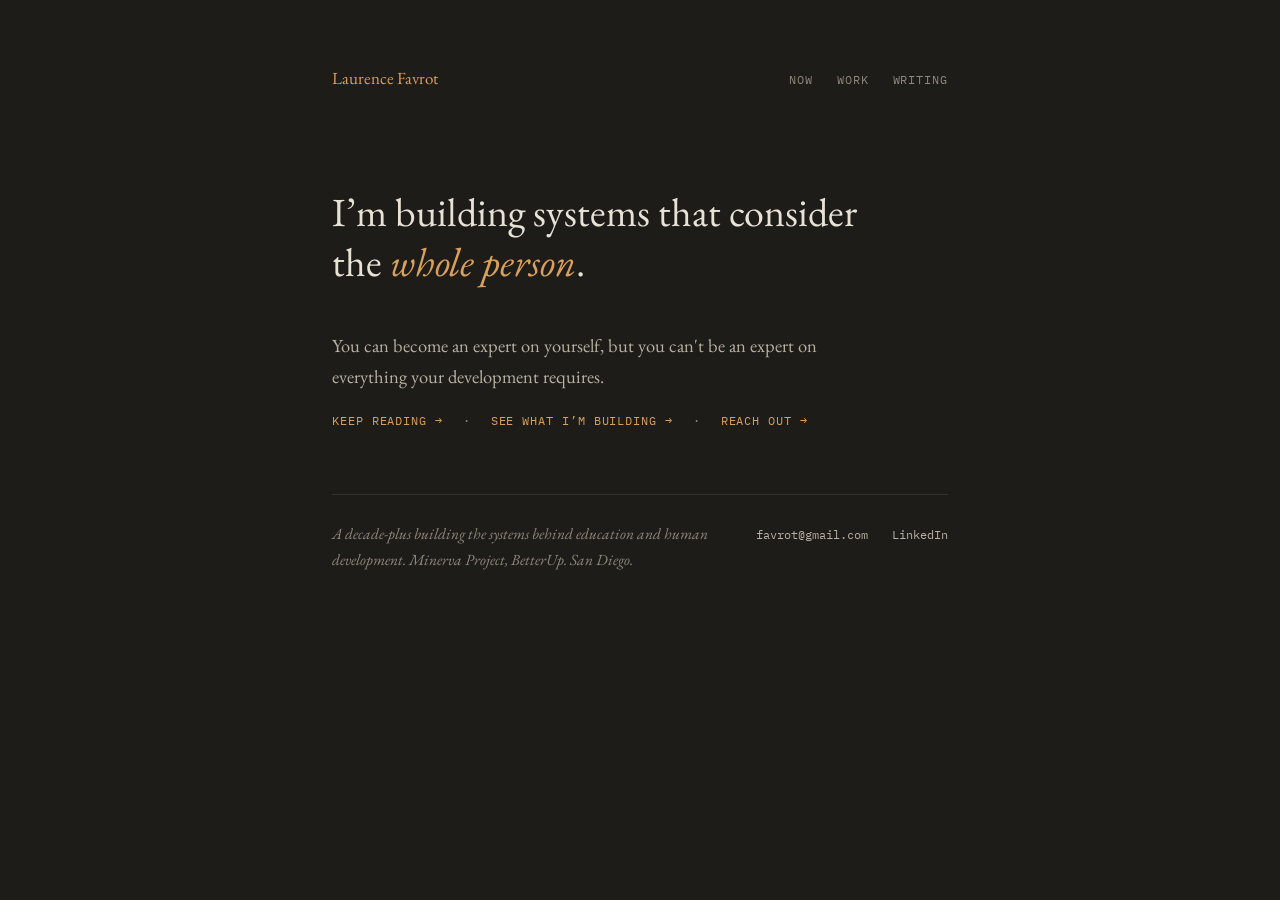
<file: index.html>
<!DOCTYPE html>
<html lang="en">
<head>
<meta charset="utf-8">
<meta name="viewport" content="width=device-width, initial-scale=1">
<title>Laurence Favrot</title>
<meta name="description" content="I’m building systems that consider the whole person.">
<meta property="og:title" content="Laurence Favrot">
<meta property="og:description" content="I'm building systems that consider the whole person.">
<meta property="og:type" content="website">
<meta property="og:url" content="https://laurencefavrot.com/">
<meta property="og:site_name" content="Laurence Favrot">
<meta property="og:image" content="https://laurencefavrot.com/og-image.png">
<meta property="og:image:width" content="1200">
<meta property="og:image:height" content="630">
<meta property="og:image:type" content="image/png">
<meta property="og:image:alt" content="Laurence Favrot — I'm building systems that consider the whole person.">
<meta name="twitter:card" content="summary_large_image">
<meta name="twitter:image" content="https://laurencefavrot.com/og-image.png">
<meta name="twitter:image:alt" content="Laurence Favrot — I'm building systems that consider the whole person.">
<link rel="canonical" href="https://laurencefavrot.com/">
<link rel="icon" href="/favicon.svg" type="image/svg+xml">
<link rel="icon" href="/favicon-32.png" type="image/png" sizes="32x32">
<link rel="apple-touch-icon" href="/apple-touch-icon.png">
<meta name="theme-color" content="#1e1c19">
<link rel="preconnect" href="https://fonts.googleapis.com">
<link rel="preconnect" href="https://fonts.gstatic.com" crossorigin>
<link href="https://fonts.googleapis.com/css2?family=EB+Garamond:ital,wght@0,400;0,500;1,400&family=IBM+Plex+Mono:wght@400;500&display=swap" rel="stylesheet">
<link rel="stylesheet" href="style.css">
</head>
<body class="dark">
<main>
<nav>
<a class="name" href="index.html">Laurence Favrot</a>
<div class="links">
<a href="now.html">Now</a>
<a href="work/">Work</a>
<a href="writing.html">Writing</a>
</div>
</nav>
<h1>I’m building systems that consider the <span class="accent">whole person</span>.</h1>
<p>You can become an expert on yourself, but you can't be an expert on everything your development requires.</p>
<p class="more"><a href="writing/stretching-into-our-imagination.html">Keep reading →</a> <span style="margin:0 12px;color:var(--faint-on-dusk)">·</span> <a href="work/">See what I’m building →</a> <span style="margin:0 12px;color:var(--faint-on-dusk)">·</span> <a href="mailto:favrot@gmail.com">Reach out →</a></p>
<footer>
<p class="bio">A decade-plus building the systems behind education and human development. Minerva Project, BetterUp. San Diego.</p>
<a class="email" href="mailto:favrot@gmail.com">favrot@gmail.com</a>
<a class="email" href="https://www.linkedin.com/in/favrot/">LinkedIn</a>
</footer>
</main>
<script data-goatcounter="https://laurencefavrot.goatcounter.com/count" async src="//gc.zgo.at/count.js"></script>
</body>
</html>
</file>
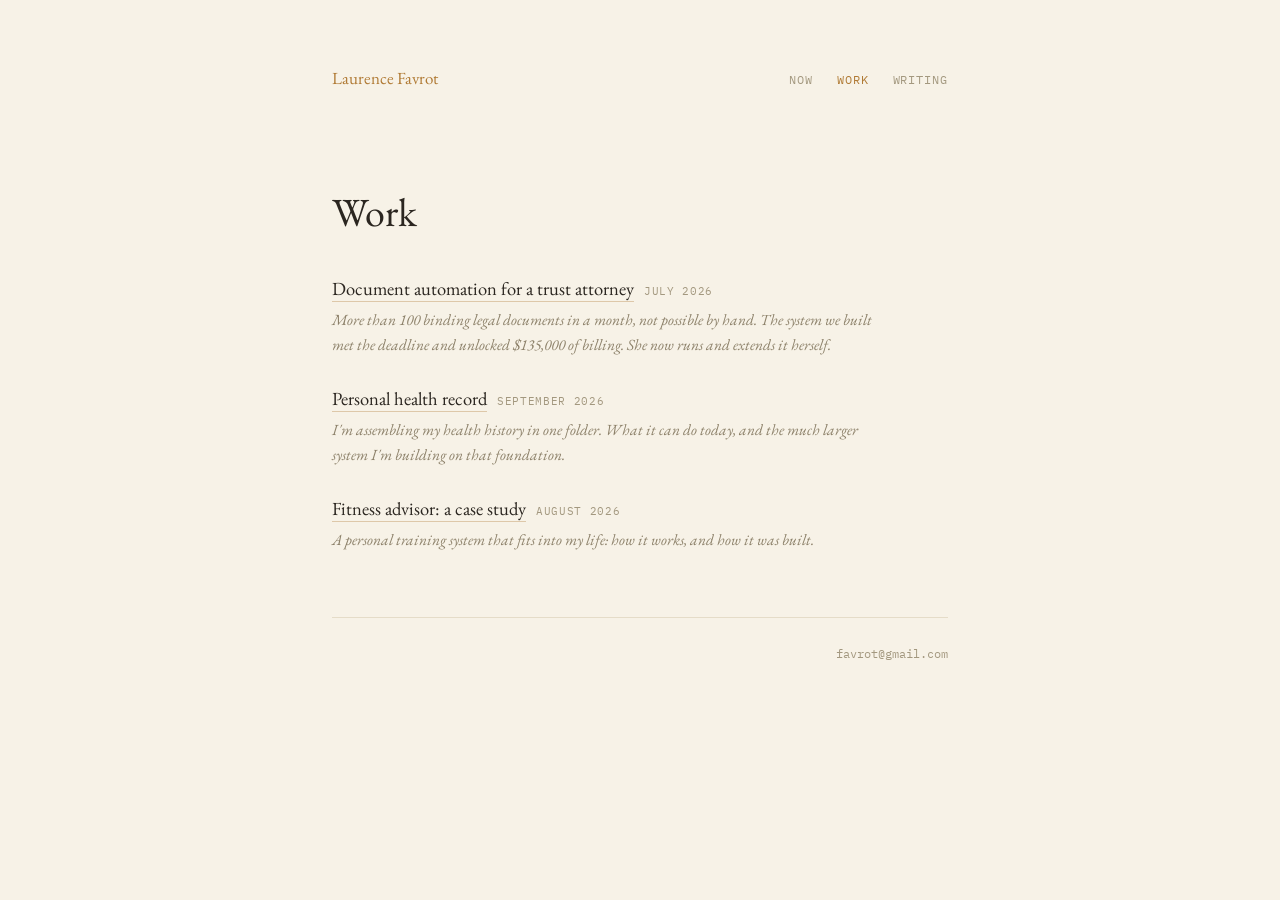
<file: work/index.html>
<!DOCTYPE html>
<html lang="en">
<head>
<meta charset="utf-8">
<meta name="viewport" content="width=device-width, initial-scale=1">
<title>Work · Laurence Favrot</title>
<meta name="description" content="Systems I have built: document automation for a trust attorney, a personal fitness advisor, and a personal health record.">
<meta property="og:title" content="Work · Laurence Favrot">
<meta property="og:description" content="Systems I have built: document automation for a trust attorney, a personal fitness advisor, and a personal health record.">
<meta property="og:type" content="article">
<meta property="og:url" content="https://laurencefavrot.com/work/">
<meta property="og:site_name" content="Laurence Favrot">
<meta property="og:image" content="https://laurencefavrot.com/og-image.png">
<meta property="og:image:width" content="1200">
<meta property="og:image:height" content="630">
<meta property="og:image:type" content="image/png">
<meta property="og:image:alt" content="Laurence Favrot — I'm building systems that consider the whole person.">
<meta name="twitter:card" content="summary_large_image">
<meta name="twitter:image" content="https://laurencefavrot.com/og-image.png">
<meta name="twitter:image:alt" content="Laurence Favrot — I'm building systems that consider the whole person.">
<link rel="canonical" href="https://laurencefavrot.com/work/">
<link rel="icon" href="/favicon.svg" type="image/svg+xml">
<link rel="icon" href="/favicon-32.png" type="image/png" sizes="32x32">
<link rel="apple-touch-icon" href="/apple-touch-icon.png">
<meta name="theme-color" content="#1e1c19">
<link rel="preconnect" href="https://fonts.googleapis.com">
<link rel="preconnect" href="https://fonts.gstatic.com" crossorigin>
<link href="https://fonts.googleapis.com/css2?family=EB+Garamond:ital,wght@0,400;0,500;1,400&family=IBM+Plex+Mono:wght@400;500&display=swap" rel="stylesheet">
<link rel="stylesheet" href="../style.css">
</head>
<body class="paper">
<main>
<nav>
<a class="name" href="../index.html">Laurence Favrot</a>
<div class="links">
<a href="../now.html">Now</a>
<a href="../work/" aria-current="page">Work</a>
<a href="../writing.html">Writing</a>
</div>
</nav>
<h1>Work</h1>
<div class="wrow"><p class="wt"><a href="trust-document-automation.html">Document automation for a trust attorney</a><span class="wd">July 2026</span></p><p class="wn">More than 100 binding legal documents in a month, not possible by hand. The system we built met the deadline and unlocked $135,000 of billing. She now runs and extends it herself.</p></div>
<div class="wrow"><p class="wt"><a href="../writing/personal-health-record.html">Personal health record</a><span class="wd">September 2026</span></p><p class="wn">I'm assembling my health history in one folder. What it can do today, and the much larger system I'm building on that foundation.</p></div>
<div class="wrow"><p class="wt"><a href="../writing/fitness-advisor.html">Fitness advisor: a case study</a><span class="wd">August 2026</span></p><p class="wn">A personal training system that fits into my life: how it works, and how it was built.</p></div>
<footer>
<span></span>
<a class="email" href="mailto:favrot@gmail.com">favrot@gmail.com</a>
</footer>
</main>
<script data-goatcounter="https://laurencefavrot.goatcounter.com/count" async src="//gc.zgo.at/count.js"></script>
</body>
</html>
</file>
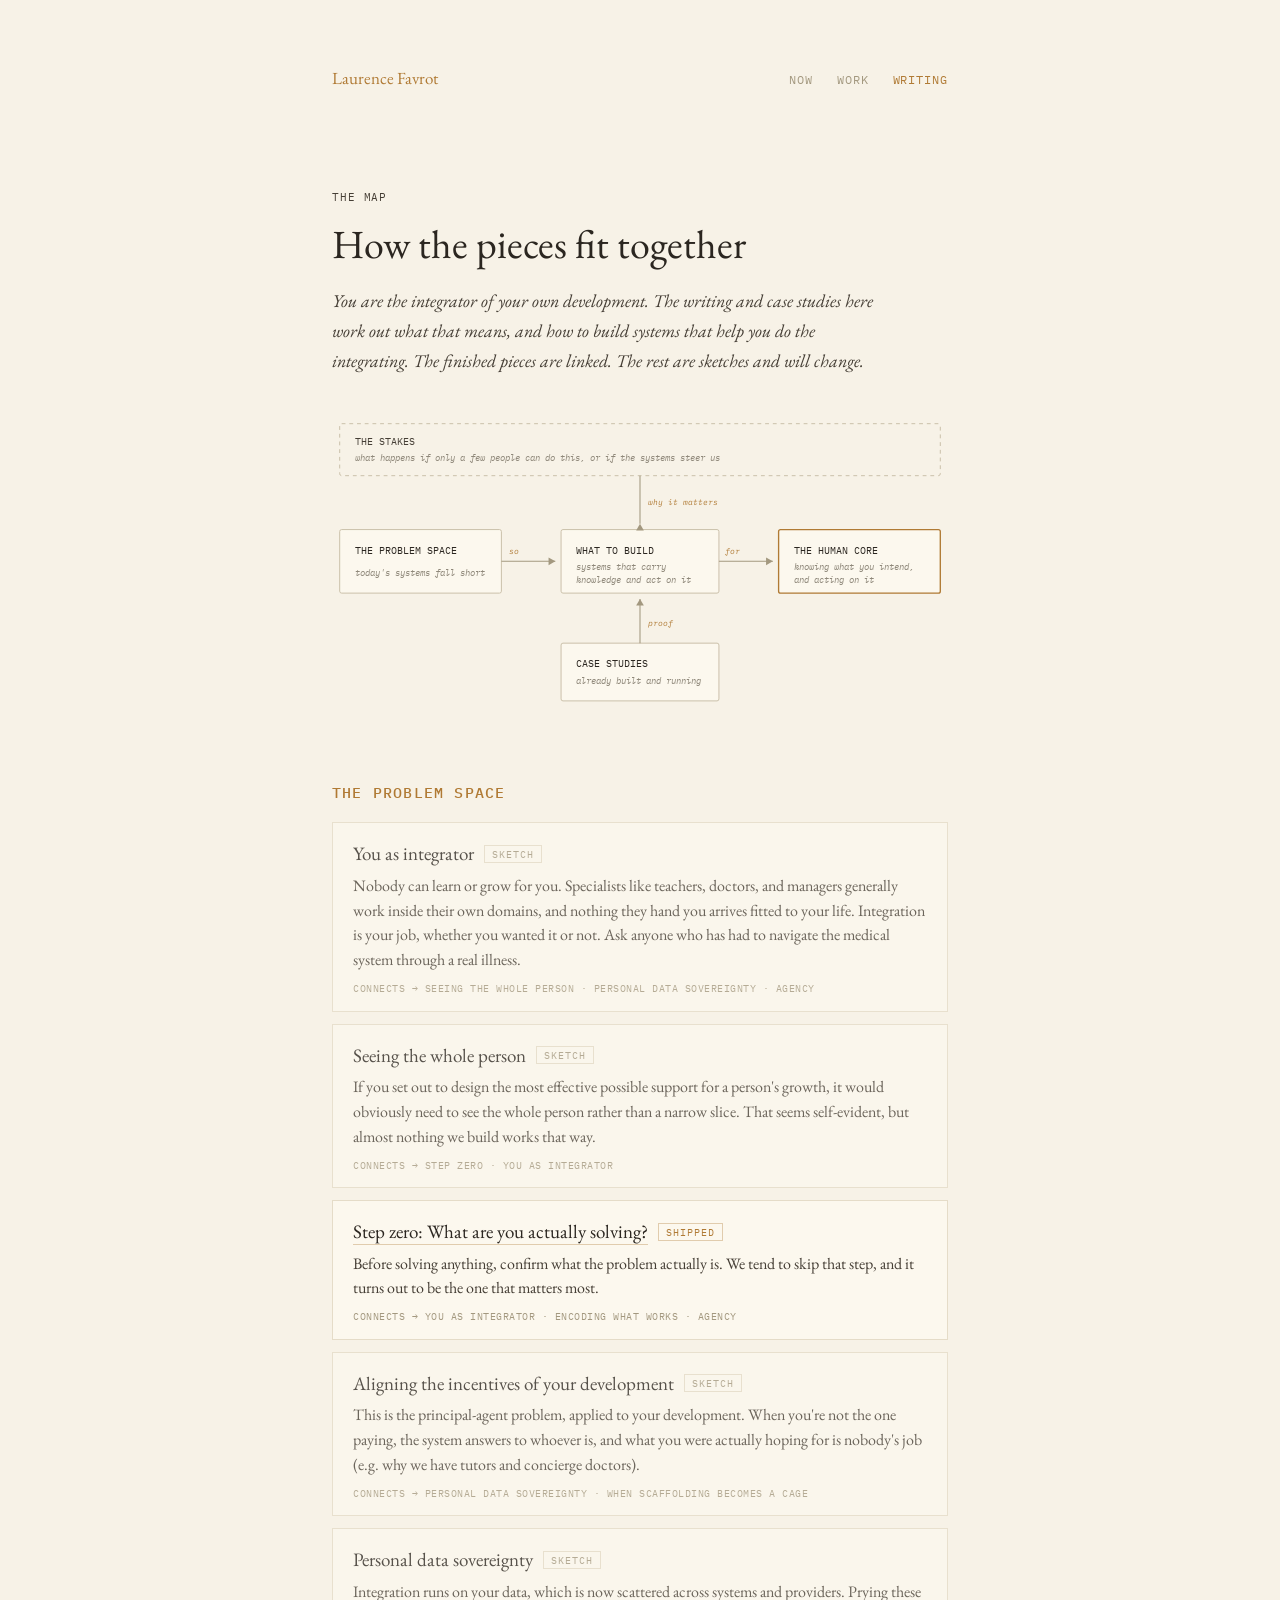
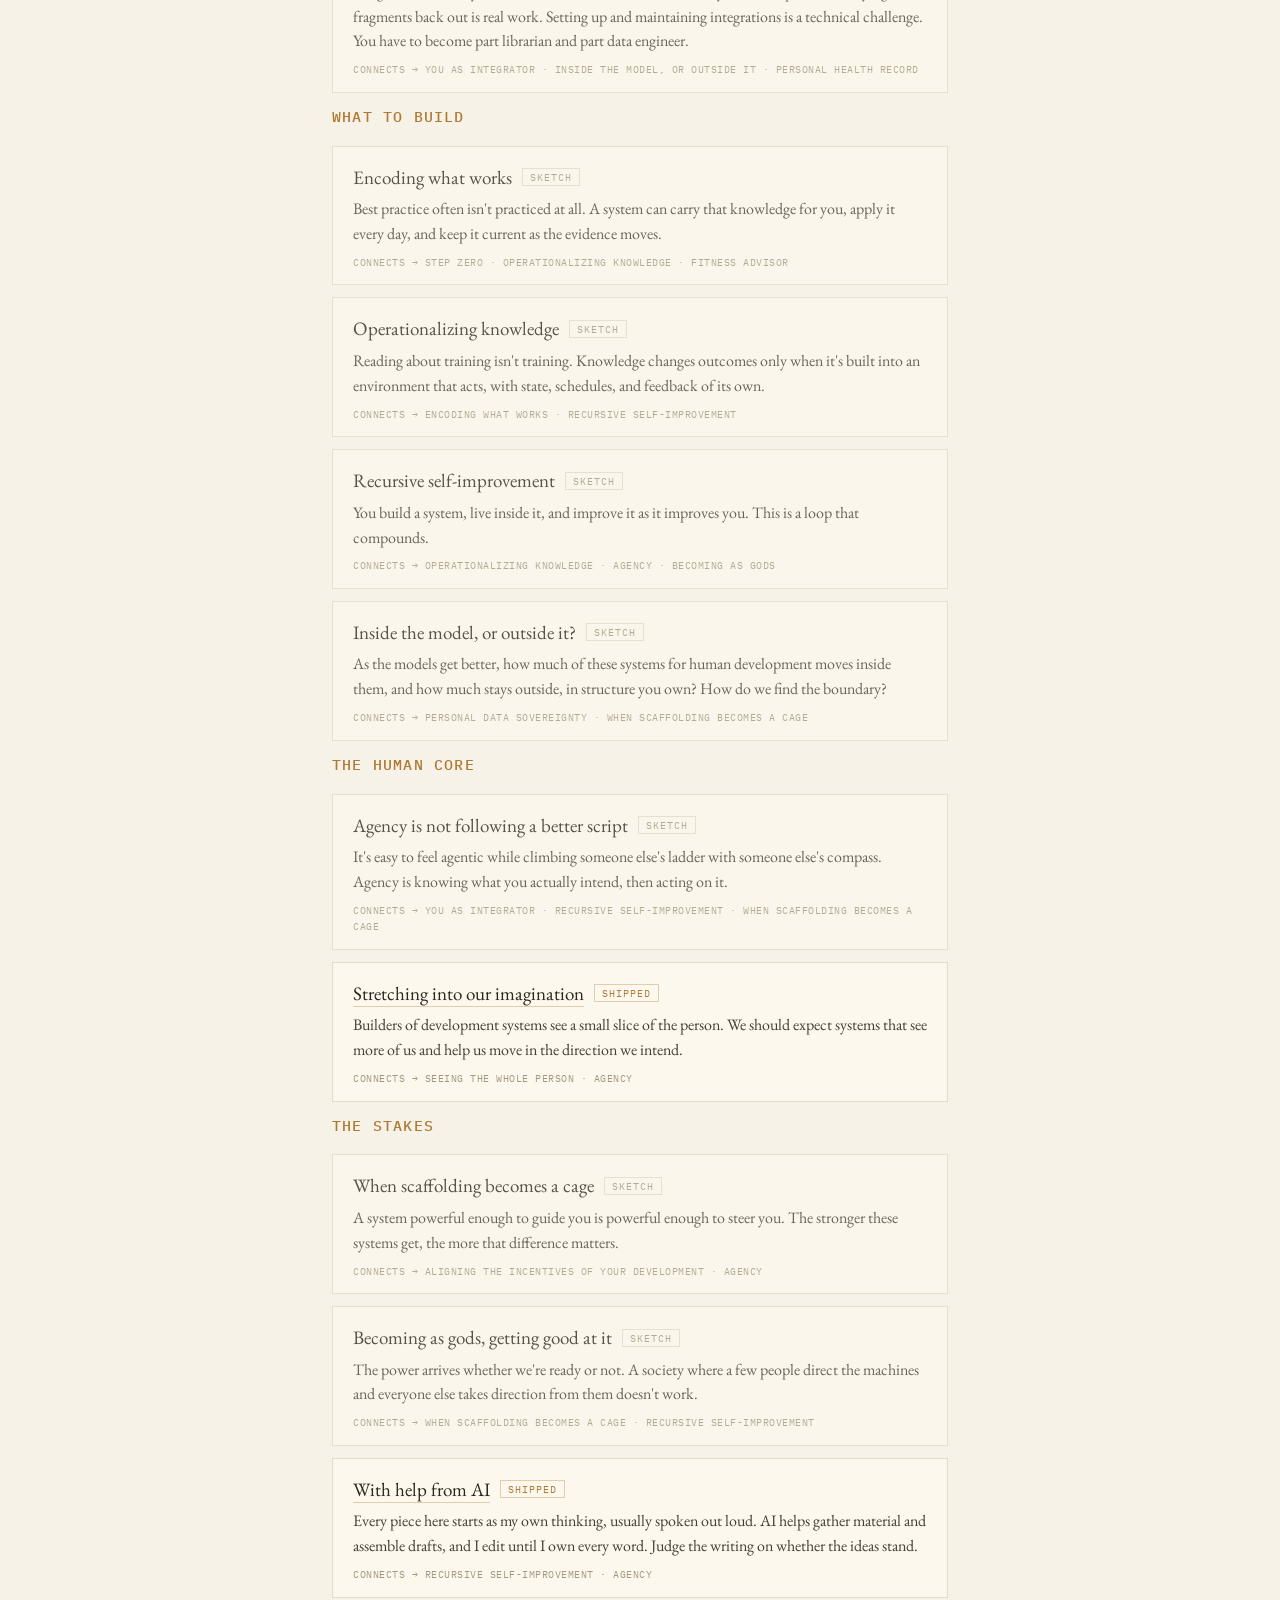
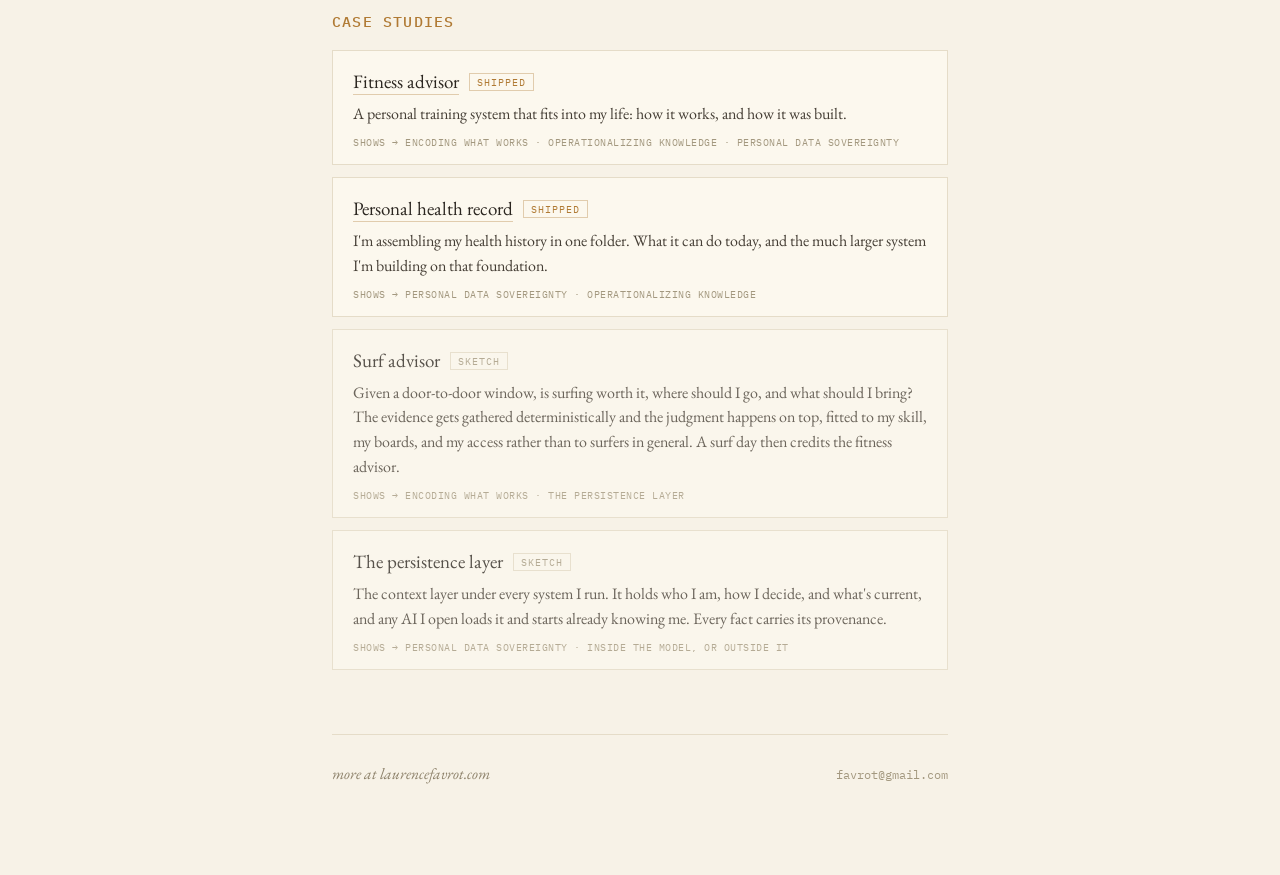
<file: map.html>
<!DOCTYPE html>
<html lang="en">
<head>
<meta charset="utf-8">
<meta name="viewport" content="width=device-width, initial-scale=1">
<title>The map · Laurence Favrot</title>
<meta name="description" content="How the pieces on this site fit together: the argument, the layers, and the case studies, including the parts still to be written.">
<meta property="og:title" content="How the pieces fit together">
<meta property="og:description" content="You are the integrator of your own development. A map of the writing and case studies working out what that means.">
<meta property="og:type" content="website">
<meta property="og:url" content="https://laurencefavrot.com/map.html">
<meta property="og:site_name" content="Laurence Favrot">
<meta property="og:image" content="https://laurencefavrot.com/og-image.png">
<meta property="og:image:width" content="1200">
<meta property="og:image:height" content="630">
<meta property="og:image:type" content="image/png">
<meta property="og:image:alt" content="Laurence Favrot — I'm building systems that consider the whole person.">
<meta name="twitter:card" content="summary_large_image">
<meta name="twitter:image" content="https://laurencefavrot.com/og-image.png">
<meta name="twitter:image:alt" content="Laurence Favrot — I'm building systems that consider the whole person.">
<link rel="canonical" href="https://laurencefavrot.com/map.html">
<link rel="icon" href="/favicon.svg" type="image/svg+xml">
<link rel="icon" href="/favicon-32.png" type="image/png" sizes="32x32">
<link rel="apple-touch-icon" href="/apple-touch-icon.png">
<meta name="theme-color" content="#1e1c19">
<link rel="preconnect" href="https://fonts.googleapis.com">
<link rel="preconnect" href="https://fonts.gstatic.com" crossorigin>
<link href="https://fonts.googleapis.com/css2?family=EB+Garamond:ital,wght@0,400;0,500;1,400&family=IBM+Plex+Mono:wght@400;500&display=swap" rel="stylesheet">
<link rel="stylesheet" href="style.css">
</head>
<body class="paper">
<main>
<nav>
<a class="name" href="index.html">Laurence Favrot</a>
<div class="links">
<a href="now.html">Now</a>
<a href="work/">Work</a>
<a href="writing.html" aria-current="page">Writing</a>
</div>
</nav>
<p class="kicker">The map</p>
<h1 style="margin-bottom:16px">How the pieces fit together</h1>
<p class="dek">You are the integrator of your own development. The writing and case studies here work out what that means, and how to build systems that help you do the integrating. The finished pieces are linked. The rest are sketches and will change.</p>
<div class="diagram" style="margin:40px 0 48px;max-width:640px">
<svg viewBox="0 0 640 320" xmlns="http://www.w3.org/2000/svg" font-family="IBM Plex Mono, monospace">
  <!-- the stakes: dashed frame across the top -->
  <rect x="8" y="8" width="624" height="54" rx="2" fill="none" stroke="#c9bfa8" stroke-dasharray="4 4"/>
  <text x="24" y="30" font-size="10.5" fill="#453e35">THE STAKES</text>
  <text x="24" y="47" font-size="9" fill="#8f887a" font-style="italic">what happens if only a few people can do this, or if the systems steer us</text>

  <!-- problem space -->
  <rect x="8" y="118" width="168" height="66" rx="2" fill="#fcf8ee" stroke="#c9bfa8"/>
  <text x="24" y="143" font-size="10.5" fill="#2b2620">THE PROBLEM SPACE</text>
  <text x="24" y="166" font-size="9" fill="#8f887a" font-style="italic">today's systems fall short</text>

  <!-- what to build -->
  <rect x="238" y="118" width="164" height="66" rx="2" fill="#fcf8ee" stroke="#c9bfa8"/>
  <text x="254" y="143" font-size="10.5" fill="#2b2620">WHAT TO BUILD</text>
  <text x="254" y="160" font-size="9" fill="#8f887a" font-style="italic">systems that carry</text>
  <text x="254" y="173" font-size="9" fill="#8f887a" font-style="italic">knowledge and act on it</text>

  <!-- human core -->
  <rect x="464" y="118" width="168" height="66" rx="2" fill="#fcf8ee" stroke="#b07a34" stroke-width="1.4"/>
  <text x="480" y="143" font-size="10.5" fill="#2b2620">THE HUMAN CORE</text>
  <text x="480" y="160" font-size="9" fill="#8f887a" font-style="italic">knowing what you intend,</text>
  <text x="480" y="173" font-size="9" fill="#8f887a" font-style="italic">and acting on it</text>

  <!-- case studies -->
  <rect x="238" y="236" width="164" height="60" rx="2" fill="#fcf8ee" stroke="#c9bfa8"/>
  <text x="254" y="261" font-size="10.5" fill="#2b2620">CASE STUDIES</text>
  <text x="254" y="278" font-size="9" fill="#8f887a" font-style="italic">already built and running</text>

  <!-- arrows -->
  <g stroke="#a3987f" fill="none" stroke-width="1.1">
    <path d="M176 151 L 232 151"/>
    <path d="M402 151 L 458 151"/>
    <path d="M320 236 L 320 190"/>
    <path d="M320 62 L 320 112"/>
  </g>
  <path d="M232 151 l -7 -4 v 8 z" fill="#a3987f"/>
  <path d="M458 151 l -7 -4 v 8 z" fill="#a3987f"/>
  <path d="M320 190 l -4 7 h 8 z" fill="#a3987f"/>
  <path d="M320 112 l -4 7 h 8 z" fill="#a3987f"/>
  <text x="184" y="143" font-size="8.5" fill="#b07a34" font-style="italic">so</text>
  <text x="408" y="143" font-size="8.5" fill="#b07a34" font-style="italic">for</text>
  <text x="328" y="218" font-size="8.5" fill="#b07a34" font-style="italic">proof</text>
  <text x="328" y="92" font-size="8.5" fill="#b07a34" font-style="italic">why it matters</text>
</svg>
</div>
<h2>The problem space</h2>
<div class="node"><p class="nt">You as integrator <span class="chip">sketch</span></p>
<p class="nd">Nobody can learn or grow for you. Specialists like teachers, doctors, and managers generally work inside their own domains, and nothing they hand you arrives fitted to your life. Integration is your job, whether you wanted it or not. Ask anyone who has had to navigate the medical system through a real illness.</p>
<p class="ne">connects → seeing the whole person · personal data sovereignty · agency</p></div>
<div class="node"><p class="nt">Seeing the whole person <span class="chip">sketch</span></p>
<p class="nd">If you set out to design the most effective possible support for a person's growth, it would obviously need to see the whole person rather than a narrow slice. That seems self-evident, but almost nothing we build works that way.</p>
<p class="ne">connects → step zero · you as integrator</p></div>
<div class="node"><p class="nt"><a href="writing/what-are-you-actually-solving.html">Step zero: What are you actually solving?</a> <span class="chip shipped">shipped</span></p>
<p class="nd">Before solving anything, confirm what the problem actually is. We tend to skip that step, and it turns out to be the one that matters most.</p>
<p class="ne">connects → you as integrator · encoding what works · agency</p></div>
<div class="node"><p class="nt">Aligning the incentives of your development <span class="chip">sketch</span></p>
<p class="nd">This is the principal-agent problem, applied to your development. When you're not the one paying, the system answers to whoever is, and what you were actually hoping for is nobody's job (e.g. why we have tutors and concierge doctors).</p>
<p class="ne">connects → personal data sovereignty · when scaffolding becomes a cage</p></div>
<div class="node"><p class="nt">Personal data sovereignty <span class="chip">sketch</span></p>
<p class="nd">Integration runs on your data, which is now scattered across systems and providers. Prying these fragments back out is real work. Setting up and maintaining integrations is a technical challenge. You have to become part librarian and part data engineer.</p>
<p class="ne">connects → you as integrator · inside the model, or outside it · personal health record</p></div>
<h2>What to build</h2>
<div class="node"><p class="nt">Encoding what works <span class="chip">sketch</span></p>
<p class="nd">Best practice often isn't practiced at all. A system can carry that knowledge for you, apply it every day, and keep it current as the evidence moves.</p>
<p class="ne">connects → step zero · operationalizing knowledge · fitness advisor</p></div>
<div class="node"><p class="nt">Operationalizing knowledge <span class="chip">sketch</span></p>
<p class="nd">Reading about training isn't training. Knowledge changes outcomes only when it's built into an environment that acts, with state, schedules, and feedback of its own.</p>
<p class="ne">connects → encoding what works · recursive self-improvement</p></div>
<div class="node"><p class="nt">Recursive self-improvement <span class="chip">sketch</span></p>
<p class="nd">You build a system, live inside it, and improve it as it improves you. This is a loop that compounds.</p>
<p class="ne">connects → operationalizing knowledge · agency · becoming as gods</p></div>
<div class="node"><p class="nt">Inside the model, or outside it? <span class="chip">sketch</span></p>
<p class="nd">As the models get better, how much of these systems for human development moves inside them, and how much stays outside, in structure you own? How do we find the boundary?</p>
<p class="ne">connects → personal data sovereignty · when scaffolding becomes a cage</p></div>
<h2>The human core</h2>
<div class="node"><p class="nt">Agency is not following a better script <span class="chip">sketch</span></p>
<p class="nd">It's easy to feel agentic while climbing someone else's ladder with someone else's compass. Agency is knowing what you actually intend, then acting on it.</p>
<p class="ne">connects → you as integrator · recursive self-improvement · when scaffolding becomes a cage</p></div>
<div class="node"><p class="nt"><a href="writing/stretching-into-our-imagination.html">Stretching into our imagination</a> <span class="chip shipped">shipped</span></p>
<p class="nd">Builders of development systems see a small slice of the person. We should expect systems that see more of us and help us move in the direction we intend.</p>
<p class="ne">connects → seeing the whole person · agency</p></div>
<h2>The stakes</h2>
<div class="node"><p class="nt">When scaffolding becomes a cage <span class="chip">sketch</span></p>
<p class="nd">A system powerful enough to guide you is powerful enough to steer you. The stronger these systems get, the more that difference matters.</p>
<p class="ne">connects → aligning the incentives of your development · agency</p></div>
<div class="node"><p class="nt">Becoming as gods, getting good at it <span class="chip">sketch</span></p>
<p class="nd">The power arrives whether we're ready or not. A society where a few people direct the machines and everyone else takes direction from them doesn't work.</p>
<p class="ne">connects → when scaffolding becomes a cage · recursive self-improvement</p></div>
<div class="node"><p class="nt"><a href="writing/written-with-ai.html">With help from AI</a> <span class="chip shipped">shipped</span></p>
<p class="nd">Every piece here starts as my own thinking, usually spoken out loud. AI helps gather material and assemble drafts, and I edit until I own every word. Judge the writing on whether the ideas stand.</p>
<p class="ne">connects → recursive self-improvement · agency</p></div>
<h2>Case studies</h2>
<div class="node"><p class="nt"><a href="writing/fitness-advisor.html">Fitness advisor</a> <span class="chip shipped">shipped</span></p>
<p class="nd">A personal training system that fits into my life: how it works, and how it was built.</p>
<p class="ne">shows → encoding what works · operationalizing knowledge · personal data sovereignty</p></div>
<div class="node"><p class="nt"><a href="writing/personal-health-record.html">Personal health record</a> <span class="chip shipped">shipped</span></p>
<p class="nd">I'm assembling my health history in one folder. What it can do today, and the much larger system I'm building on that foundation.</p>
<p class="ne">shows → personal data sovereignty · operationalizing knowledge</p></div>
<div class="node"><p class="nt">Surf advisor <span class="chip">sketch</span></p>
<p class="nd">Given a door-to-door window, is surfing worth it, where should I go, and what should I bring? The evidence gets gathered deterministically and the judgment happens on top, fitted to my skill, my boards, and my access rather than to surfers in general. A surf day then credits the fitness advisor.</p>
<p class="ne">shows → encoding what works · the persistence layer</p></div>
<div class="node"><p class="nt">The persistence layer <span class="chip">sketch</span></p>
<p class="nd">The context layer under every system I run. It holds who I am, how I decide, and what's current, and any AI I open loads it and starts already knowing me. Every fact carries its provenance.</p>
<p class="ne">shows → personal data sovereignty · inside the model, or outside it</p></div>
<footer>
<a class="bio" href="index.html">more at laurencefavrot.com</a>
<a class="email" href="mailto:favrot@gmail.com">favrot@gmail.com</a>
</footer>
<script data-goatcounter="https://laurencefavrot.goatcounter.com/count" async src="//gc.zgo.at/count.js"></script>
</main>
</body>
</html>
</file>
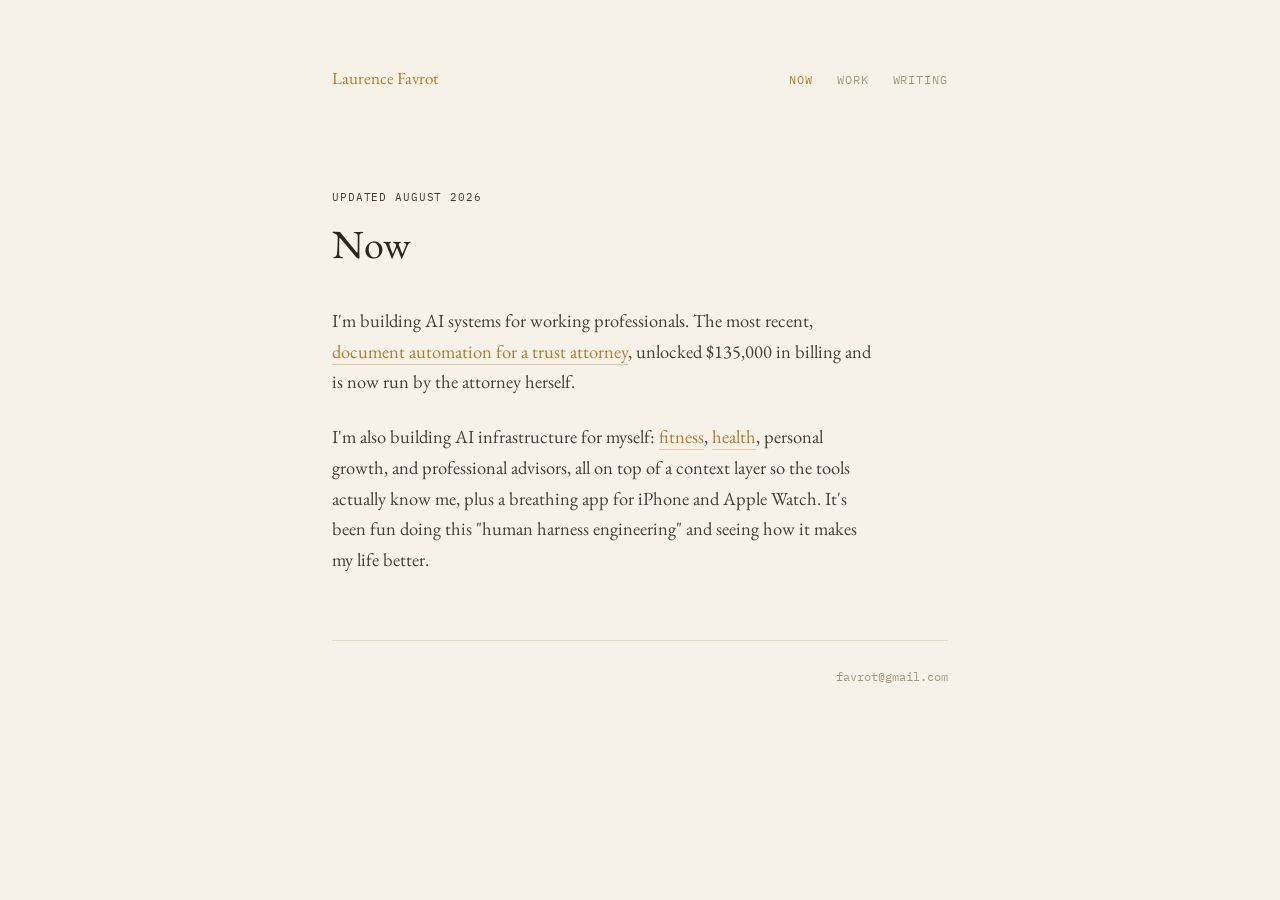
<file: now.html>
<!DOCTYPE html>
<html lang="en">
<head>
<meta charset="utf-8">
<meta name="viewport" content="width=device-width, initial-scale=1">
<title>Now · Laurence Favrot</title>
<meta property="og:title" content="Now · Laurence Favrot">
<meta property="og:description" content="What I'm working on now.">
<meta property="og:type" content="article">
<meta property="og:url" content="https://laurencefavrot.com/now.html">
<meta property="og:site_name" content="Laurence Favrot">
<meta property="og:image" content="https://laurencefavrot.com/og-image.png">
<meta property="og:image:width" content="1200">
<meta property="og:image:height" content="630">
<meta property="og:image:type" content="image/png">
<meta property="og:image:alt" content="Laurence Favrot — I'm building systems that consider the whole person.">
<meta name="twitter:card" content="summary_large_image">
<meta name="twitter:image" content="https://laurencefavrot.com/og-image.png">
<meta name="twitter:image:alt" content="Laurence Favrot — I'm building systems that consider the whole person.">
<link rel="canonical" href="https://laurencefavrot.com/now.html">
<link rel="icon" href="/favicon.svg" type="image/svg+xml">
<link rel="icon" href="/favicon-32.png" type="image/png" sizes="32x32">
<link rel="apple-touch-icon" href="/apple-touch-icon.png">
<meta name="theme-color" content="#1e1c19">
<link rel="preconnect" href="https://fonts.googleapis.com">
<link rel="preconnect" href="https://fonts.gstatic.com" crossorigin>
<link href="https://fonts.googleapis.com/css2?family=EB+Garamond:ital,wght@0,400;0,500;1,400&family=IBM+Plex+Mono:wght@400;500&display=swap" rel="stylesheet">
<link rel="stylesheet" href="style.css">
</head>
<body class="paper">
<main>
<nav>
<a class="name" href="index.html">Laurence Favrot</a>
<div class="links">
<a href="now.html" aria-current="page">Now</a>
<a href="work/">Work</a>
<a href="writing.html">Writing</a>
</div>
</nav>
<p class="kicker">Updated August 2026</p>
<h1>Now</h1>
<p>I'm building AI systems for working professionals. The most recent, <a href="work/trust-document-automation.html">document automation for a trust attorney</a>, unlocked $135,000 in billing and is now run by the attorney herself.</p>
<p>I'm also building AI infrastructure for myself: <a href="writing/fitness-advisor.html">fitness</a>, <a href="writing/personal-health-record.html">health</a>, personal growth, and professional advisors, all on top of a context layer so the tools actually know me, plus a breathing app for iPhone and Apple Watch. It's been fun doing this "human harness engineering" and seeing how it makes my life better.</p>
<footer>
<span></span>
<a class="email" href="mailto:favrot@gmail.com">favrot@gmail.com</a>
</footer>
</main>
<script data-goatcounter="https://laurencefavrot.goatcounter.com/count" async src="//gc.zgo.at/count.js"></script>
</body>
</html>
</file>
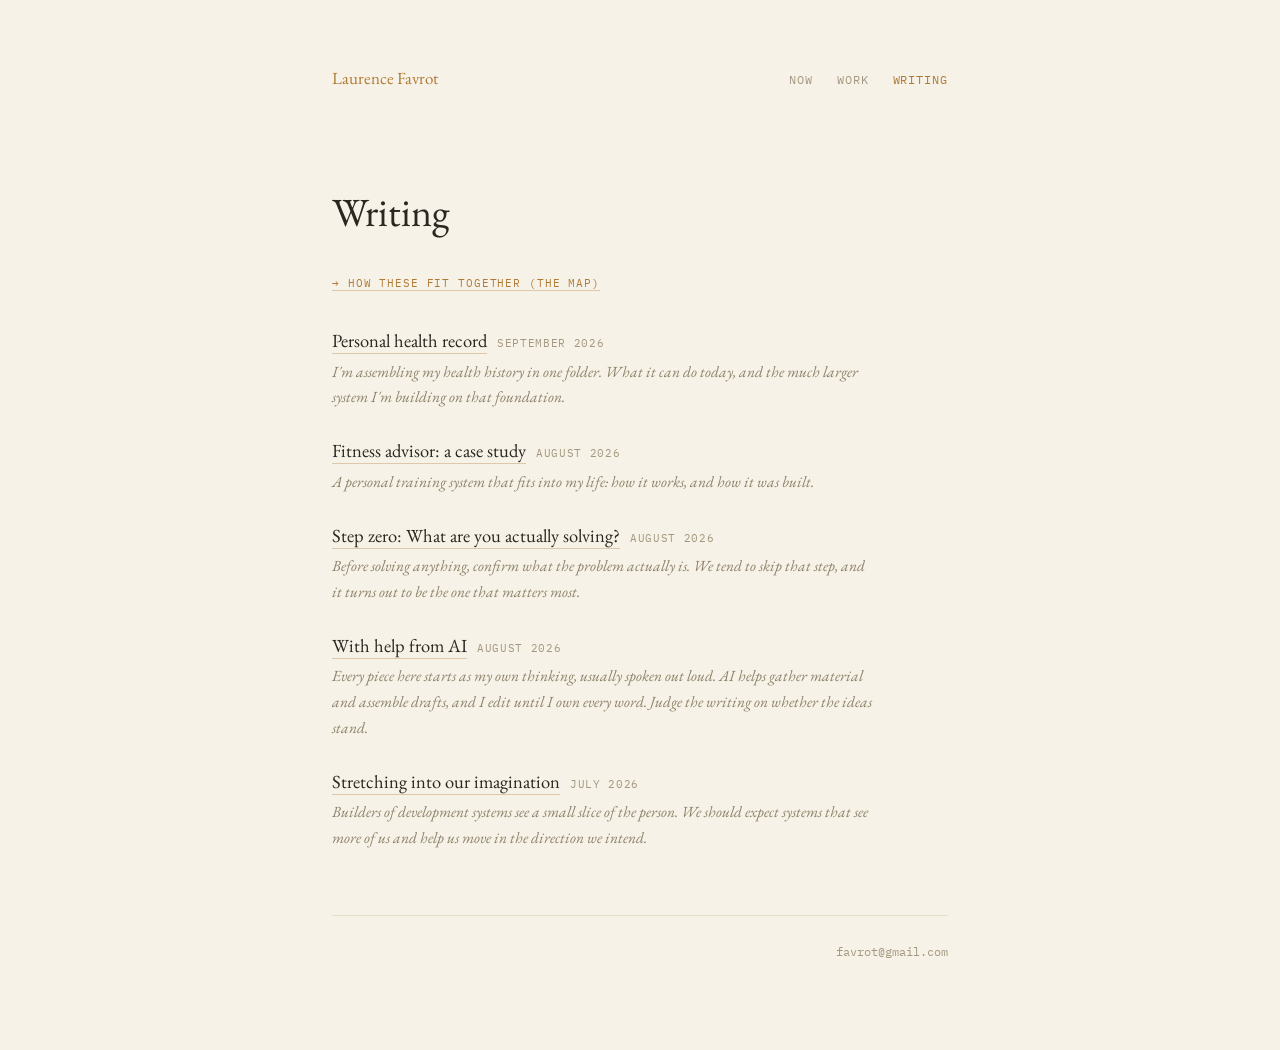
<file: writing.html>
<!DOCTYPE html>
<html lang="en">
<head>
<meta charset="utf-8">
<meta name="viewport" content="width=device-width, initial-scale=1">
<title>Writing · Laurence Favrot</title>
<meta property="og:title" content="Writing · Laurence Favrot">
<meta property="og:description" content="Pieces and case studies, with a map of how they fit together.">
<meta property="og:type" content="article">
<meta property="og:url" content="https://laurencefavrot.com/writing.html">
<meta property="og:site_name" content="Laurence Favrot">
<meta property="og:image" content="https://laurencefavrot.com/og-image.png">
<meta property="og:image:width" content="1200">
<meta property="og:image:height" content="630">
<meta property="og:image:type" content="image/png">
<meta property="og:image:alt" content="Laurence Favrot — I'm building systems that consider the whole person.">
<meta name="twitter:card" content="summary_large_image">
<meta name="twitter:image" content="https://laurencefavrot.com/og-image.png">
<meta name="twitter:image:alt" content="Laurence Favrot — I'm building systems that consider the whole person.">
<link rel="canonical" href="https://laurencefavrot.com/writing.html">
<link rel="icon" href="/favicon.svg" type="image/svg+xml">
<link rel="icon" href="/favicon-32.png" type="image/png" sizes="32x32">
<link rel="apple-touch-icon" href="/apple-touch-icon.png">
<meta name="theme-color" content="#1e1c19">
<link rel="preconnect" href="https://fonts.googleapis.com">
<link rel="preconnect" href="https://fonts.gstatic.com" crossorigin>
<link href="https://fonts.googleapis.com/css2?family=EB+Garamond:ital,wght@0,400;0,500;1,400&family=IBM+Plex+Mono:wght@400;500&display=swap" rel="stylesheet">
<link rel="stylesheet" href="style.css">
</head>
<body class="paper">
<main>
<nav>
<a class="name" href="index.html">Laurence Favrot</a>
<div class="links">
<a href="now.html">Now</a>
<a href="work/">Work</a>
<a href="writing.html" aria-current="page">Writing</a>
</div>
</nav>
<h1>Writing</h1>
<p class="maplink"><a href="map.html">&rarr; how these fit together (the map)</a></p>
<div class="wrow"><p class="wt"><a href="writing/personal-health-record.html">Personal health record</a><span class="wd">September 2026</span></p><p class="wn">I'm assembling my health history in one folder. What it can do today, and the much larger system I'm building on that foundation.</p></div>
<div class="wrow"><p class="wt"><a href="writing/fitness-advisor.html">Fitness advisor: a case study</a><span class="wd">August 2026</span></p><p class="wn">A personal training system that fits into my life: how it works, and how it was built.</p></div>
<div class="wrow"><p class="wt"><a href="writing/what-are-you-actually-solving.html">Step zero: What are you actually solving?</a><span class="wd">August 2026</span></p><p class="wn">Before solving anything, confirm what the problem actually is. We tend to skip that step, and it turns out to be the one that matters most.</p></div>
<div class="wrow"><p class="wt"><a href="writing/written-with-ai.html">With help from AI</a><span class="wd">August 2026</span></p><p class="wn">Every piece here starts as my own thinking, usually spoken out loud. AI helps gather material and assemble drafts, and I edit until I own every word. Judge the writing on whether the ideas stand.</p></div>
<div class="wrow"><p class="wt"><a href="writing/stretching-into-our-imagination.html">Stretching into our imagination</a><span class="wd">July 2026</span></p><p class="wn">Builders of development systems see a small slice of the person. We should expect systems that see more of us and help us move in the direction we intend.</p></div>
<footer>
<span></span>
<a class="email" href="mailto:favrot@gmail.com">favrot@gmail.com</a>
</footer>
<script data-goatcounter="https://laurencefavrot.goatcounter.com/count" async src="//gc.zgo.at/count.js"></script>
</main>
</body>
</html>
</file>
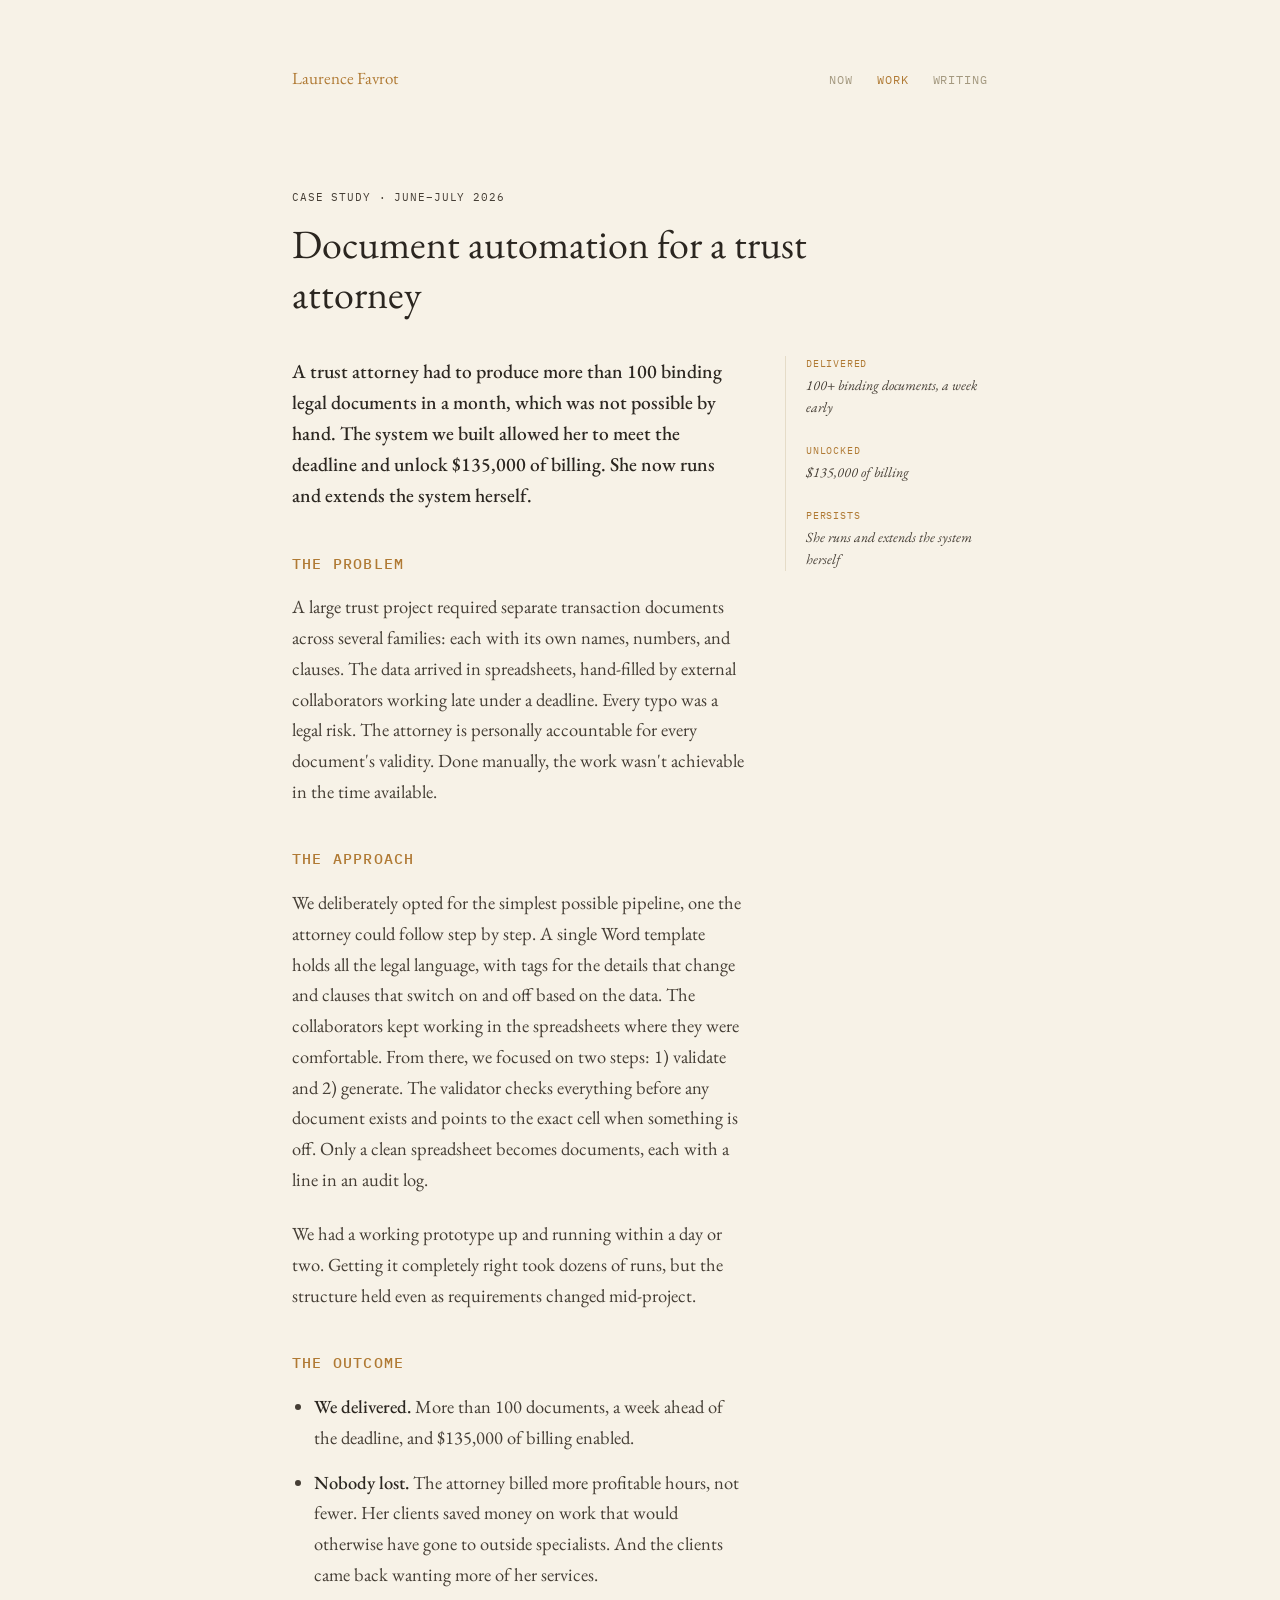
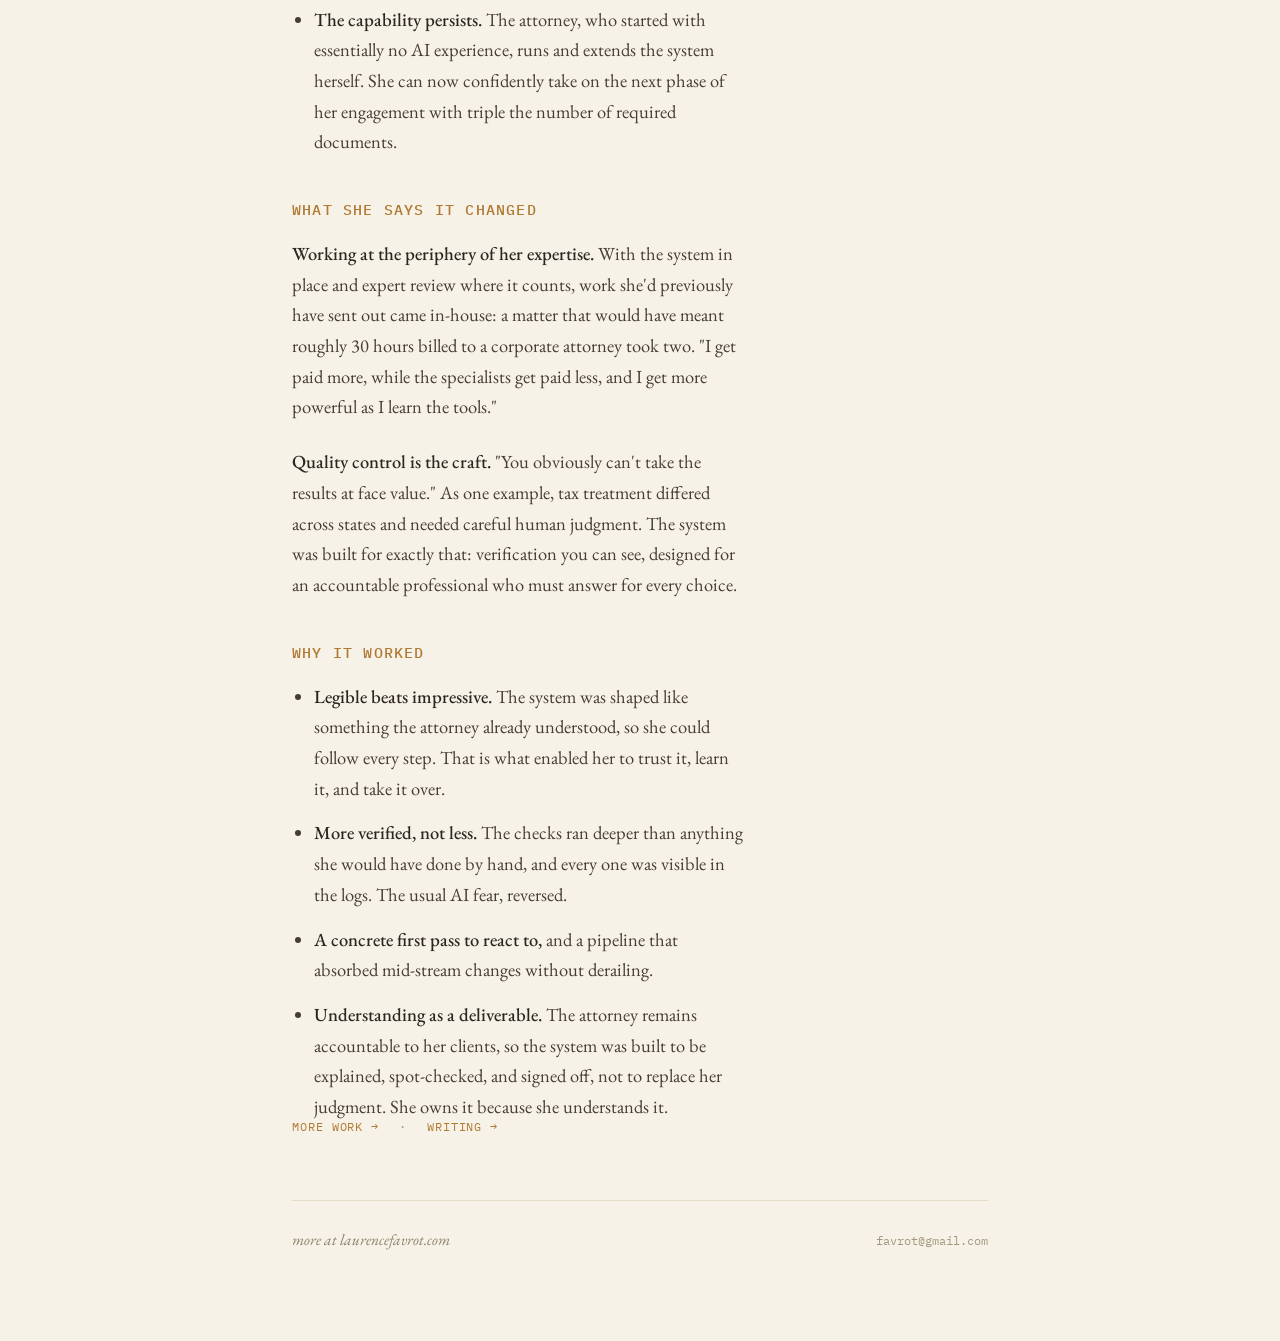
<file: work/trust-document-automation.html>
<!DOCTYPE html>
<html lang="en">
<head>
<meta charset="utf-8">
<meta name="viewport" content="width=device-width, initial-scale=1">
<title>Document automation for a trust attorney · Laurence Favrot</title>
<meta name="description" content="Case study: a trust attorney had to produce more than 100 binding legal documents in a month, which was not possible by hand. The system we built allowed her to meet the deadline. She now runs and extends it herself.">
<meta property="og:title" content="Document automation for a trust attorney">
<meta property="og:description" content="More than 100 binding legal documents in a month, not possible by hand. The system we built met the deadline. She now runs and extends it herself.">
<meta property="og:type" content="article">
<meta property="og:url" content="https://laurencefavrot.com/work/trust-document-automation.html">
<meta property="og:site_name" content="Laurence Favrot">
<meta property="og:image" content="https://laurencefavrot.com/og-image.png">
<meta property="og:image:width" content="1200">
<meta property="og:image:height" content="630">
<meta property="og:image:type" content="image/png">
<meta property="og:image:alt" content="Laurence Favrot — I'm building systems that consider the whole person.">
<meta name="twitter:card" content="summary_large_image">
<meta name="twitter:image" content="https://laurencefavrot.com/og-image.png">
<meta name="twitter:image:alt" content="Laurence Favrot — I'm building systems that consider the whole person.">
<link rel="canonical" href="https://laurencefavrot.com/work/trust-document-automation.html">
<link rel="icon" href="/favicon.svg" type="image/svg+xml">
<link rel="icon" href="/favicon-32.png" type="image/png" sizes="32x32">
<link rel="apple-touch-icon" href="/apple-touch-icon.png">
<meta name="theme-color" content="#1e1c19">
<link rel="preconnect" href="https://fonts.googleapis.com">
<link rel="preconnect" href="https://fonts.gstatic.com" crossorigin>
<link href="https://fonts.googleapis.com/css2?family=EB+Garamond:ital,wght@0,400;0,500;1,400&family=IBM+Plex+Mono:wght@400;500&display=swap" rel="stylesheet">
<link rel="stylesheet" href="../style.css">
</head>
<body class="paper wide">
<main>
<nav>
<a class="name" href="../index.html">Laurence Favrot</a>
<div class="links">
<a href="../now.html">Now</a>
<a href="../work/" aria-current="page">Work</a>
<a href="../writing.html">Writing</a>
</div>
</nav>
<p class="kicker">Case study · June–July 2026</p>
<h1>Document automation for a trust attorney</h1>
<div class="with-aside">
<div class="main">
<p class="lede"><strong>A trust attorney had to produce more than 100 binding legal documents in a month, which was not possible by hand. The system we built allowed her to meet the deadline and unlock $135,000 of billing. She now runs and extends the system herself.</strong></p>
<section>
<h2>The problem</h2>
<p>A large trust project required separate transaction documents across several families: each with its own names, numbers, and clauses. The data arrived in spreadsheets, hand-filled by external collaborators working late under a deadline. Every typo was a legal risk. The attorney is personally accountable for every document's validity. Done manually, the work wasn't achievable in the time available.</p>
</section>
<section>
<h2>The approach</h2>
<p>We deliberately opted for the simplest possible pipeline, one the attorney could follow step by step. A single Word template holds all the legal language, with tags for the details that change and clauses that switch on and off based on the data. The collaborators kept working in the spreadsheets where they were comfortable. From there, we focused on two steps: 1) validate and 2) generate. The validator checks everything before any document exists and points to the exact cell when something is off. Only a clean spreadsheet becomes documents, each with a line in an audit log.</p>
<p>We had a working prototype up and running within a day or two. Getting it completely right took dozens of runs, but the structure held even as requirements changed mid-project.</p>
</section>
<section>
<h2>The outcome</h2>
<ul>
<li><strong>We delivered.</strong> More than 100 documents, a week ahead of the deadline, and $135,000 of billing enabled.</li>
<li><strong>Nobody lost.</strong> The attorney billed more profitable hours, not fewer. Her clients saved money on work that would otherwise have gone to outside specialists. And the clients came back wanting more of her services.</li>
<li><strong>The capability persists.</strong> The attorney, who started with essentially no AI experience, runs and extends the system herself. She can now confidently take on the next phase of her engagement with triple the number of required documents.</li>
</ul>
</section>
<section>
<h2>What she says it changed</h2>
<p><strong>Working at the periphery of her expertise.</strong> With the system in place and expert review where it counts, work she'd previously have sent out came in-house: a matter that would have meant roughly 30 hours billed to a corporate attorney took two. "I get paid more, while the specialists get paid less, and I get more powerful as I learn the tools."</p>
<p><strong>Quality control is the craft.</strong> "You obviously can't take the results at face value." As one example, tax treatment differed across states and needed careful human judgment. The system was built for exactly that: verification you can see, designed for an accountable professional who must answer for every choice.</p>
</section>
<section>
<h2>Why it worked</h2>
<ul>
<li><strong>Legible beats impressive.</strong> The system was shaped like something the attorney already understood, so she could follow every step. That is what enabled her to trust it, learn it, and take it over.</li>
<li><strong>More verified, not less.</strong> The checks ran deeper than anything she would have done by hand, and every one was visible in the logs. The usual AI fear, reversed.</li>
<li><strong>A concrete first pass to react to,</strong> and a pipeline that absorbed mid-stream changes without derailing.</li>
<li><strong>Understanding as a deliverable.</strong> The attorney remains accountable to her clients, so the system was built to be explained, spot-checked, and signed off, not to replace her judgment. She owns it because she understands it.</li>
</ul>
</section>
</div>
<aside>
<div><p class="label">delivered</p><p>100+ binding documents, a week early</p></div>
<div><p class="label">unlocked</p><p>$135,000 of billing</p></div>
<div><p class="label">persists</p><p>She runs and extends the system herself</p></div>
</aside>
</div>
<p class="more"><a href="index.html">More work →</a> <span style="margin:0 12px;color:var(--faint)">·</span> <a href="../writing.html">Writing →</a></p>
<footer>
<a class="bio" href="../index.html">more at laurencefavrot.com</a>
<a class="email" href="mailto:favrot@gmail.com">favrot@gmail.com</a>
</footer>
</main>
<script data-goatcounter="https://laurencefavrot.goatcounter.com/count" async src="//gc.zgo.at/count.js"></script>
</body>
</html>
</file>
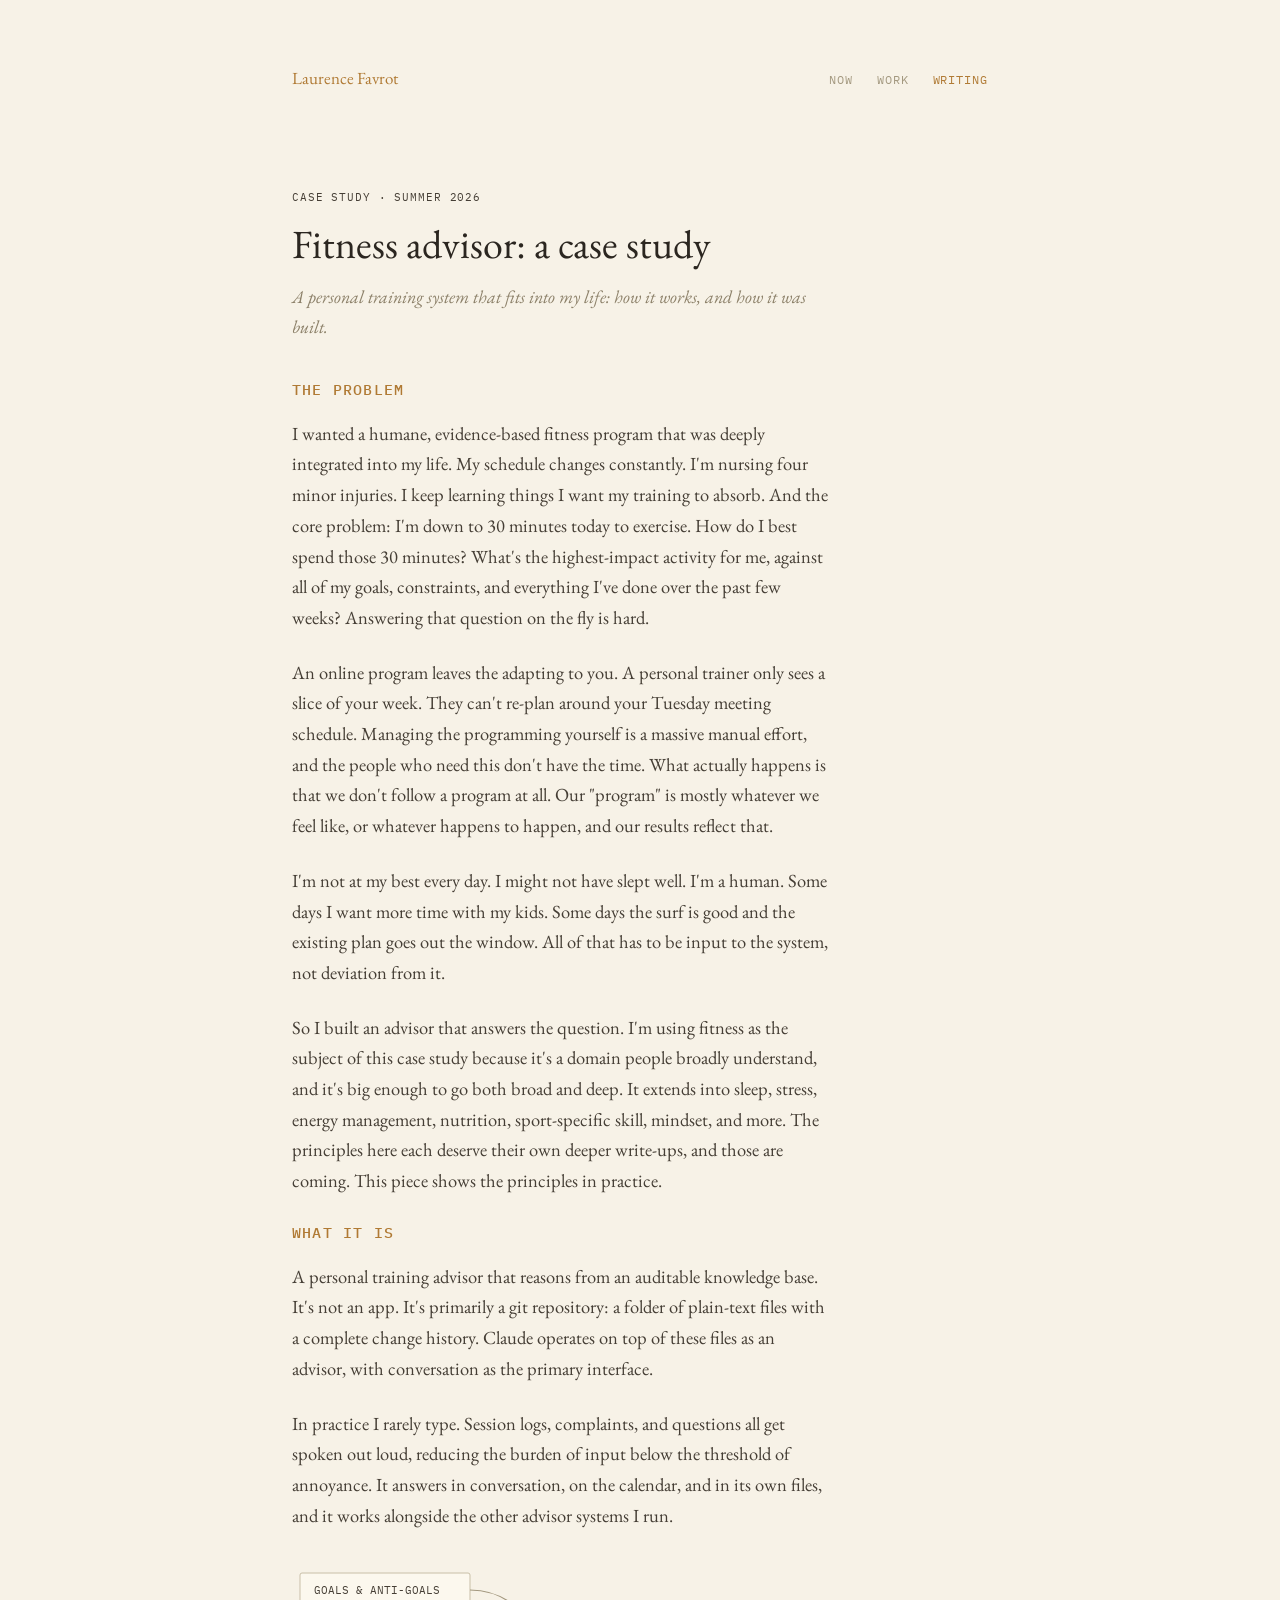
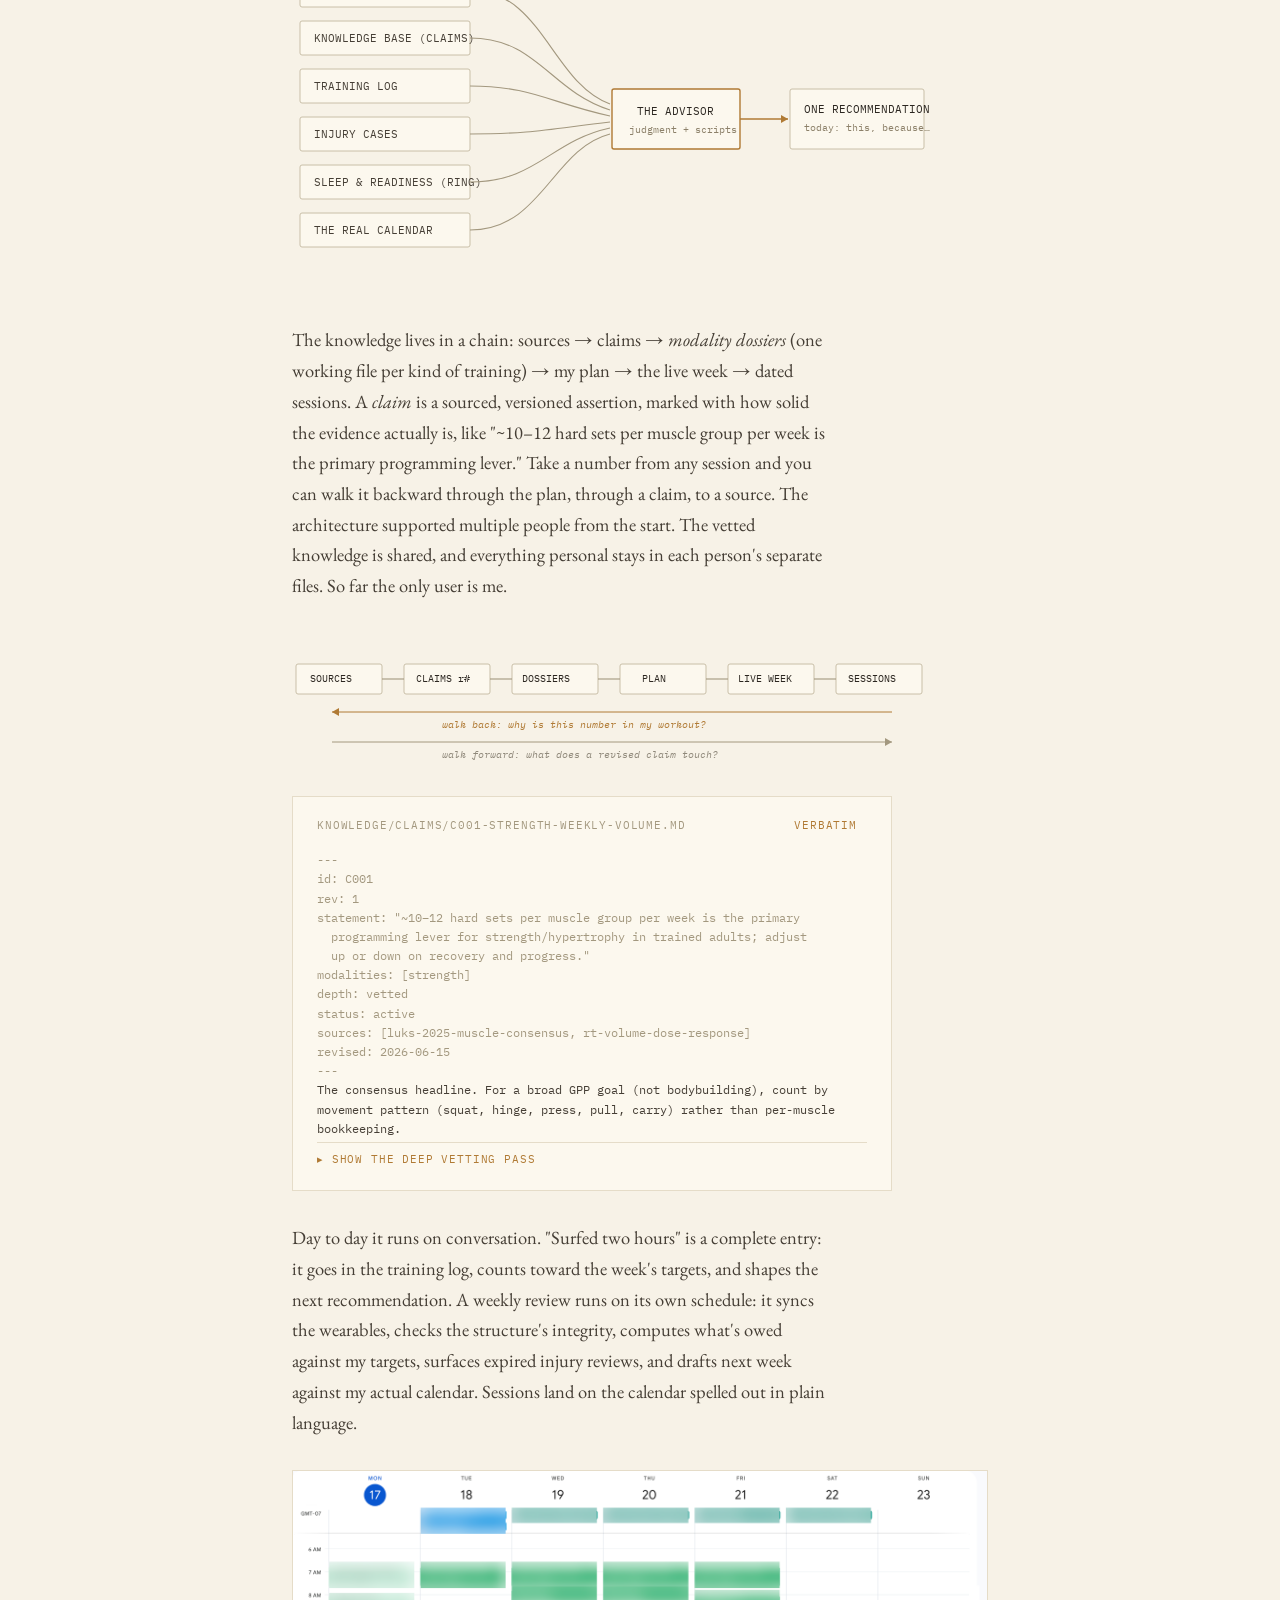
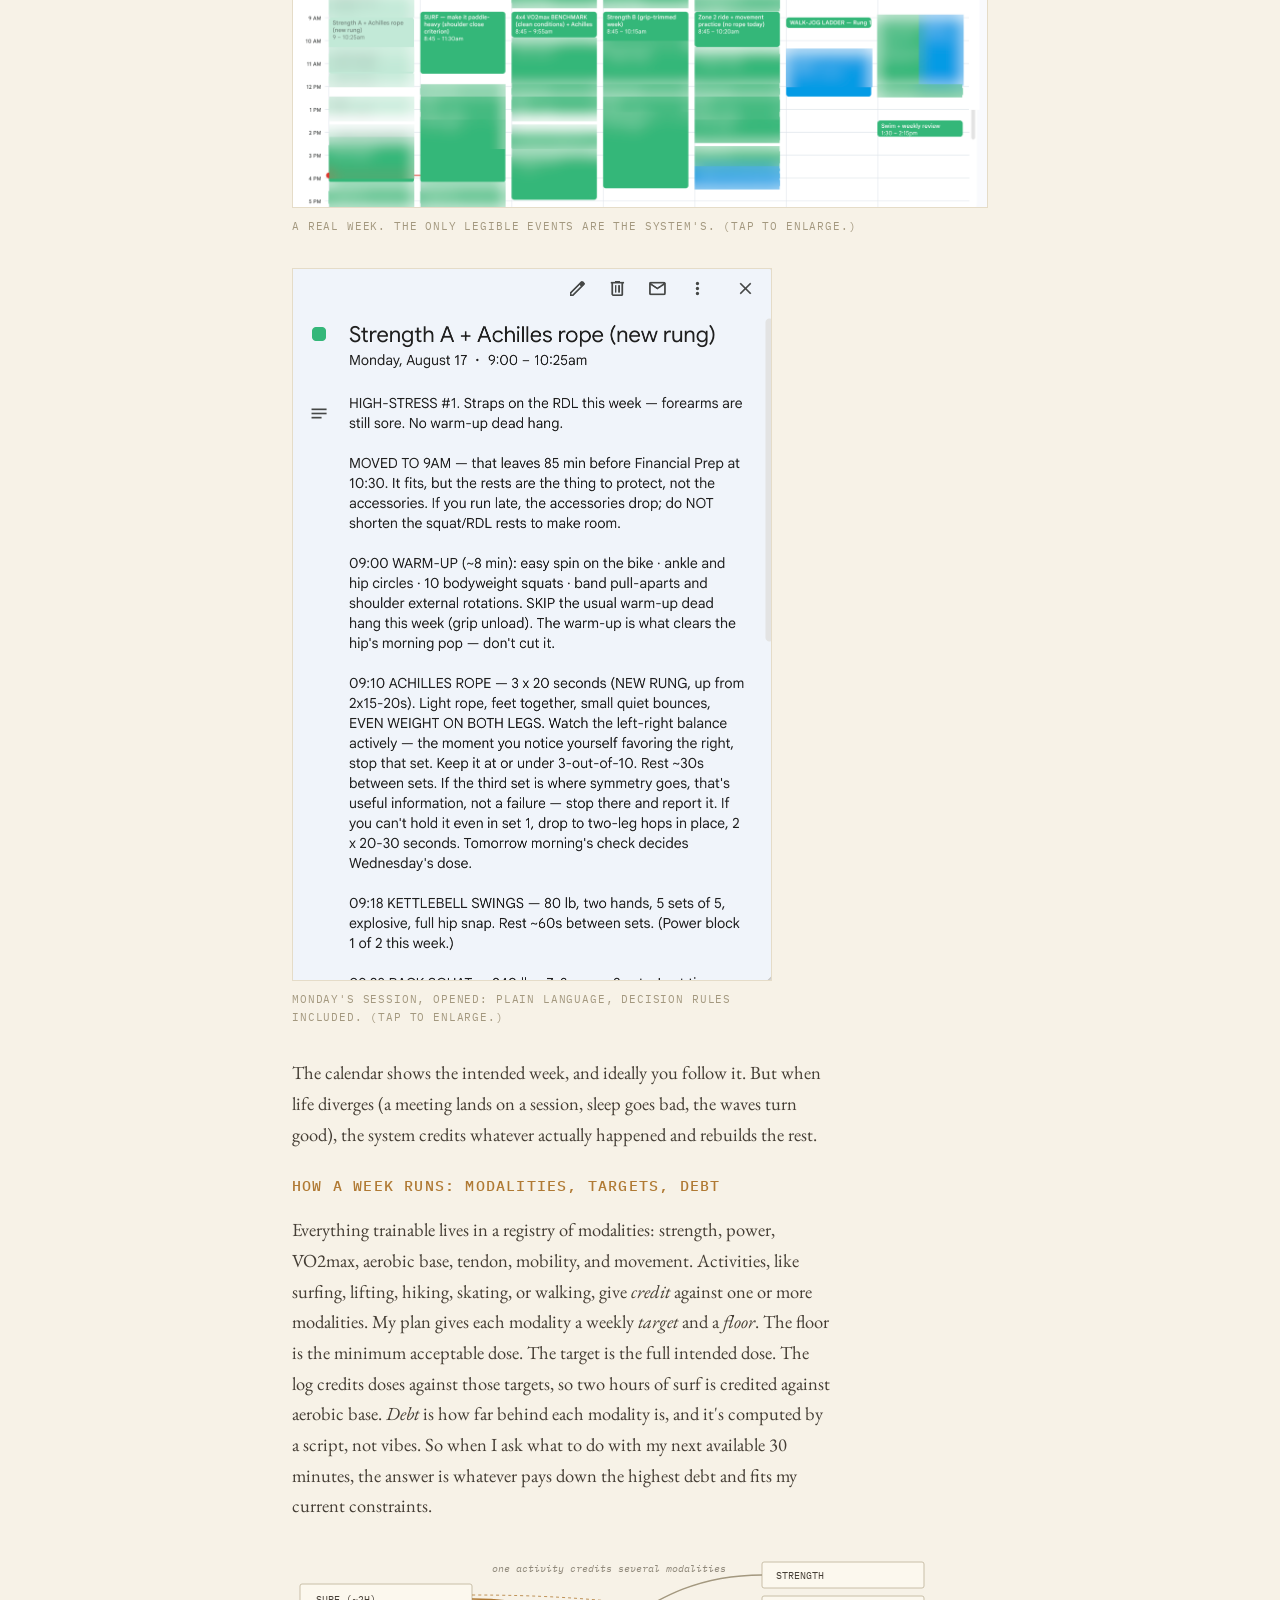
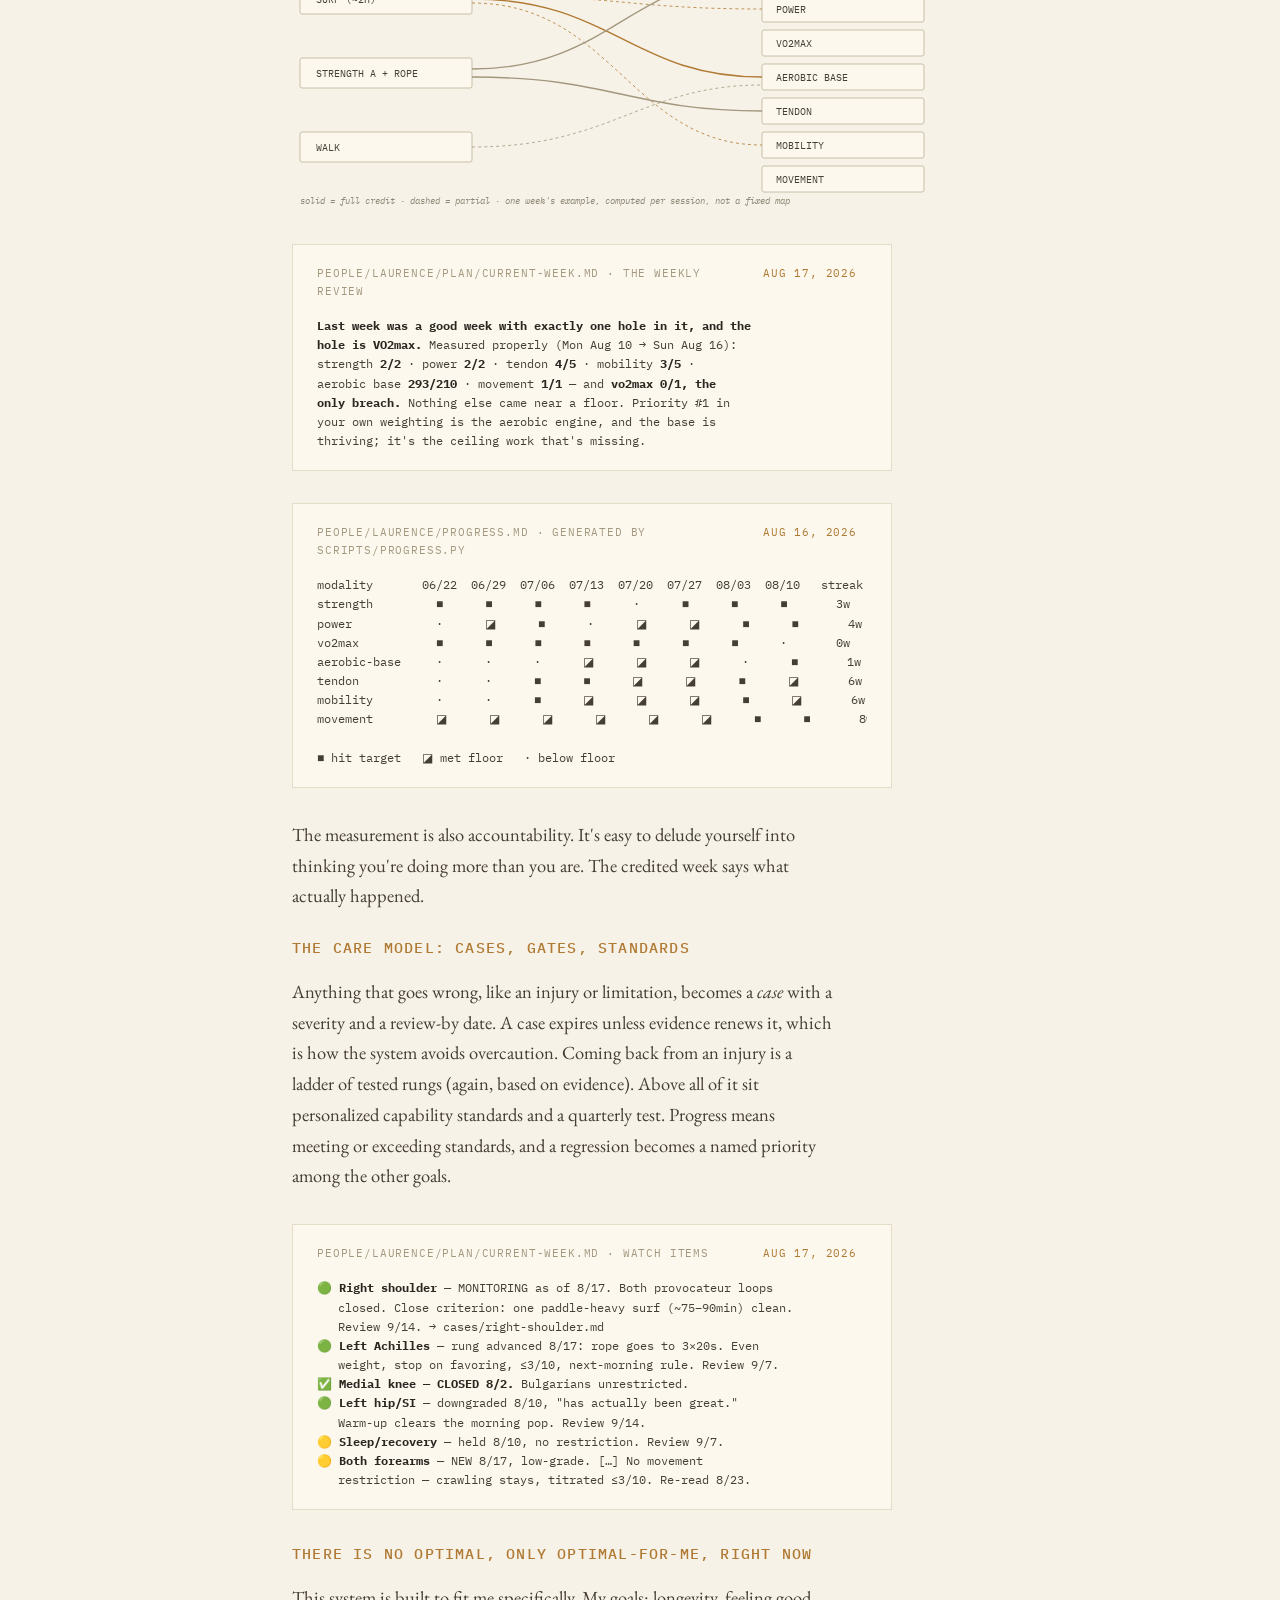
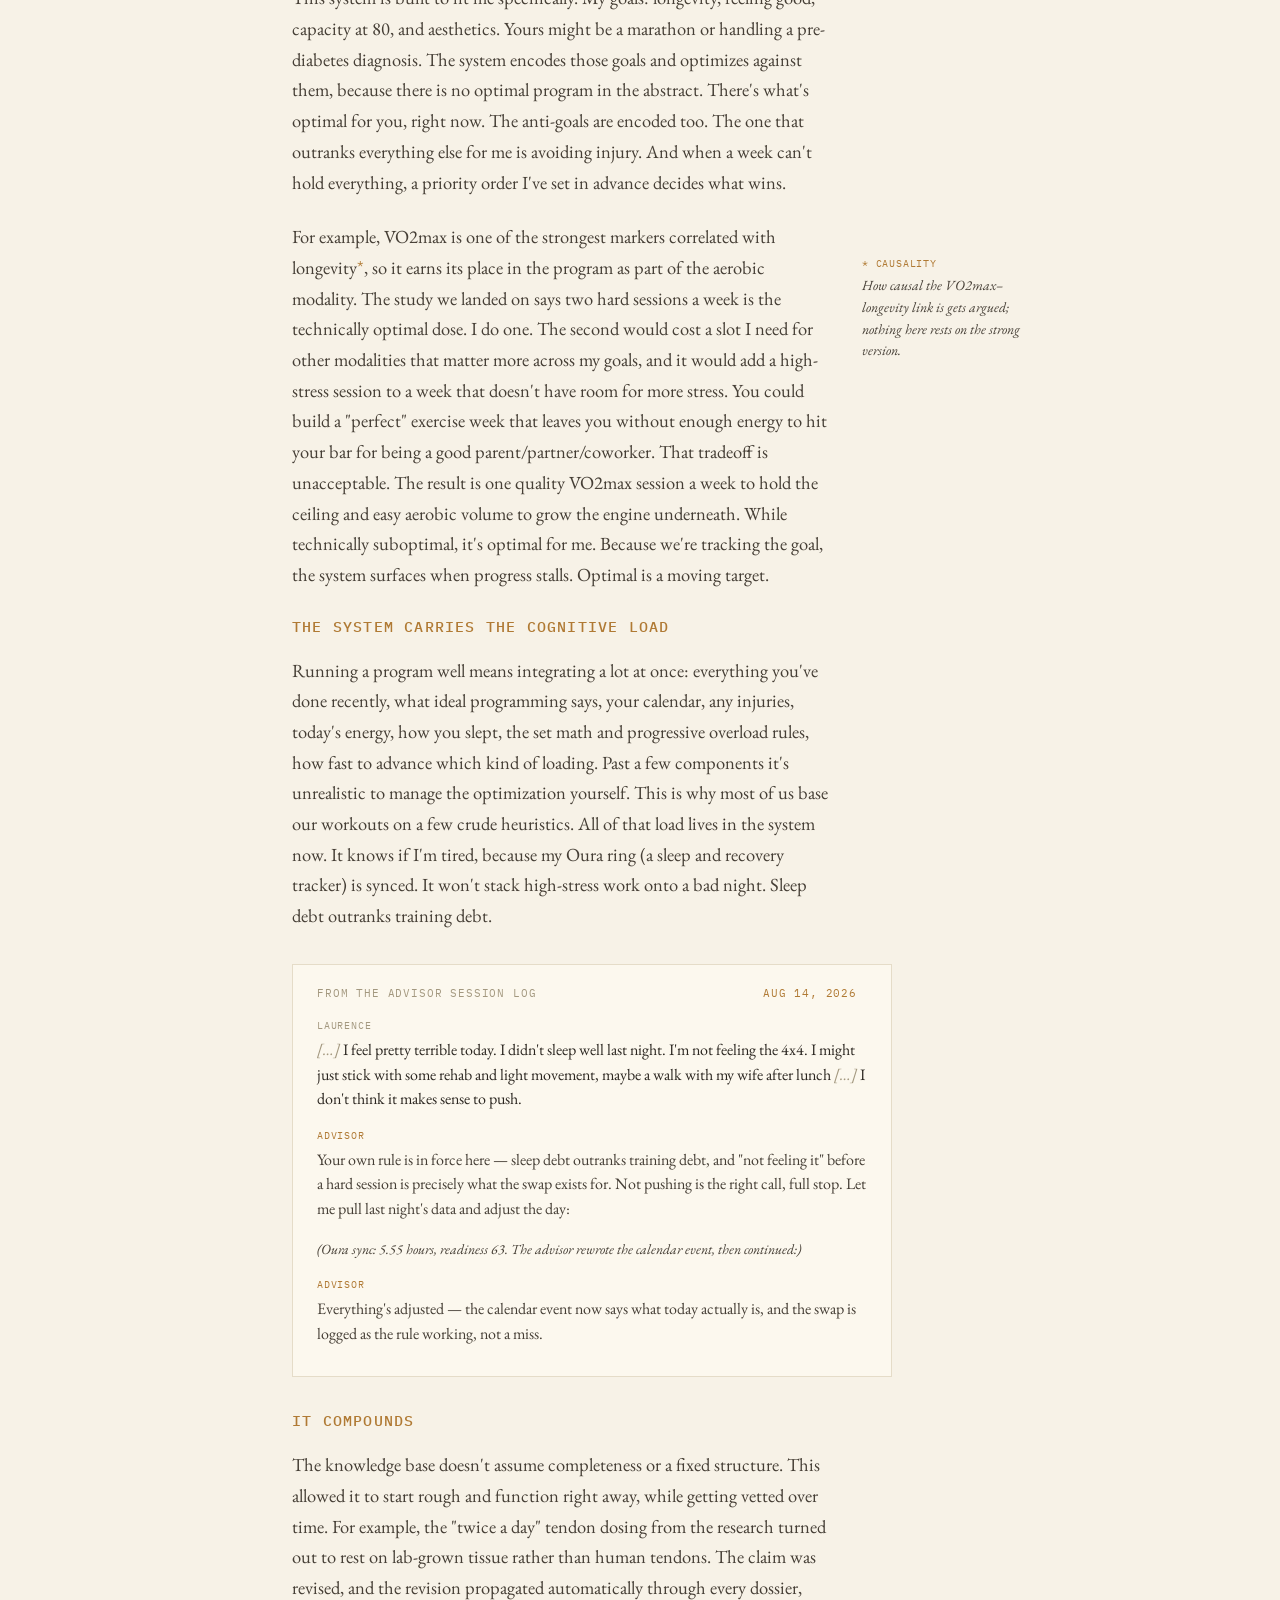
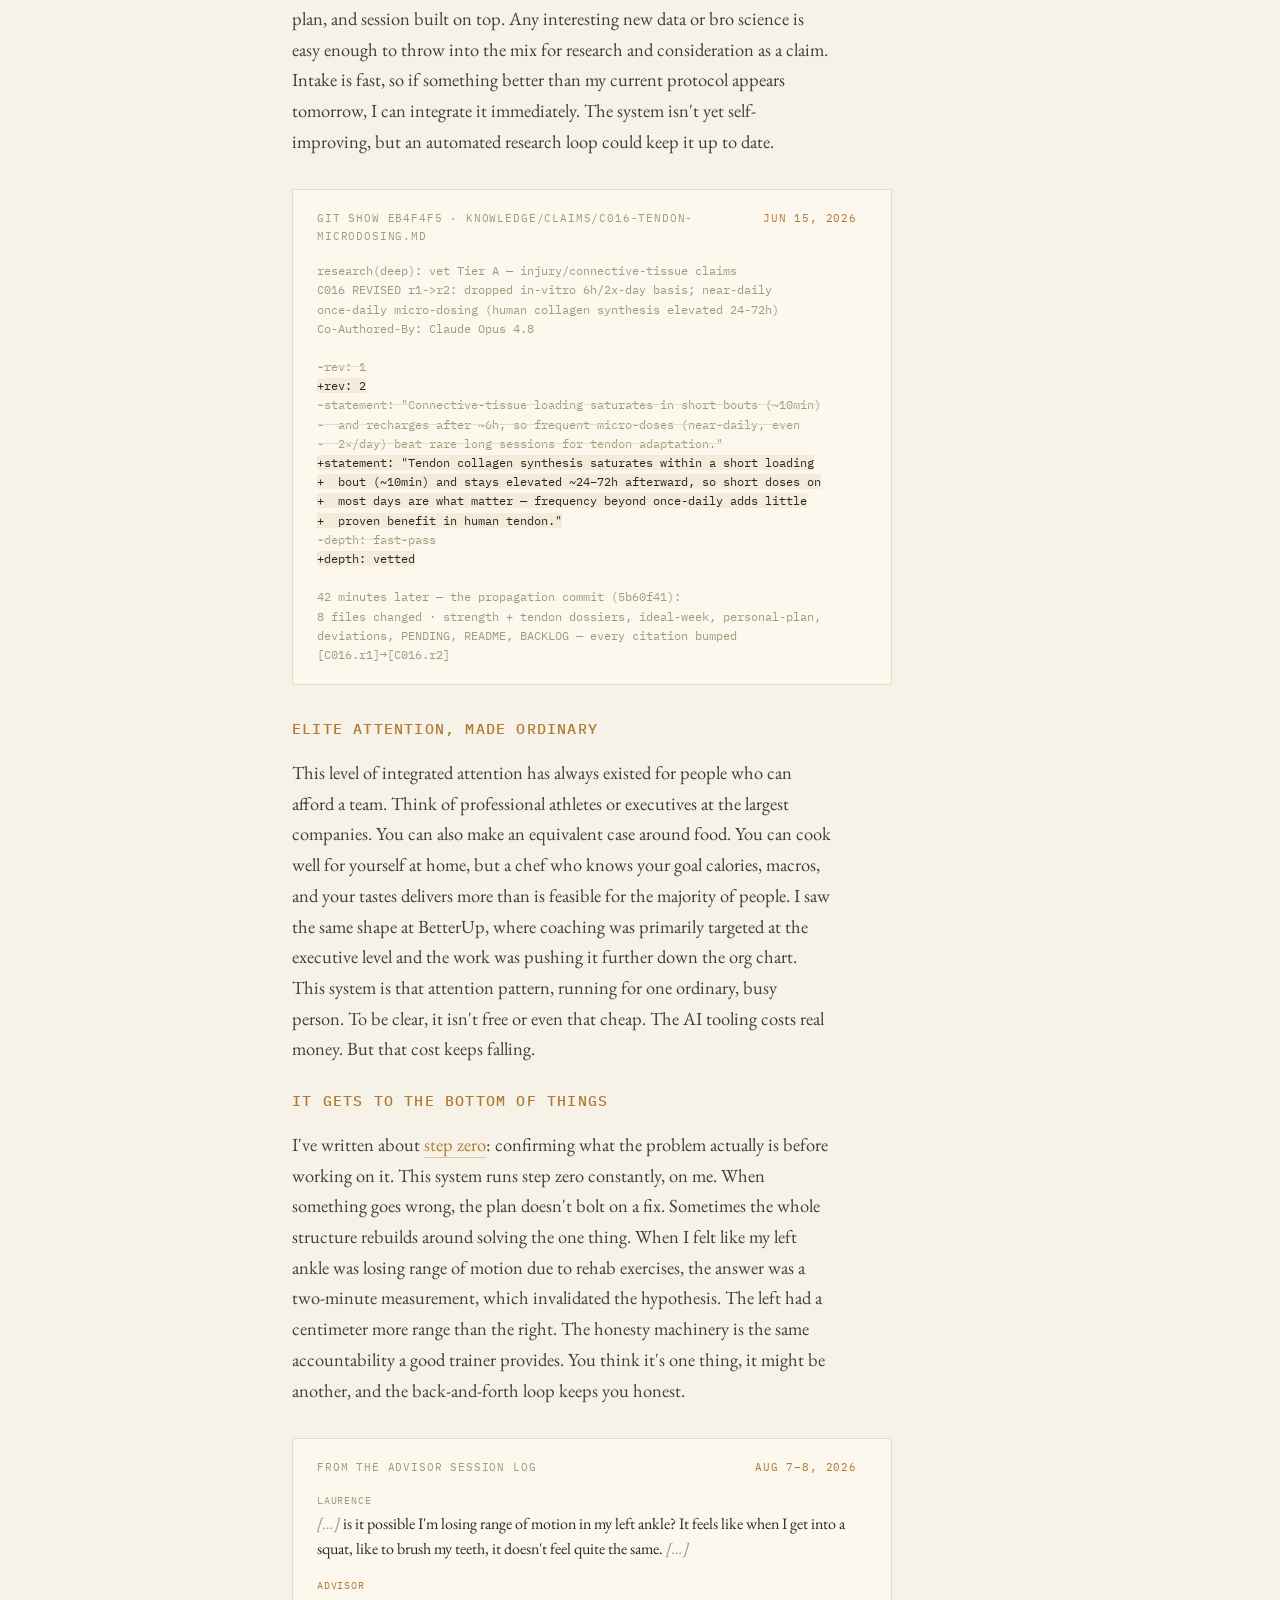
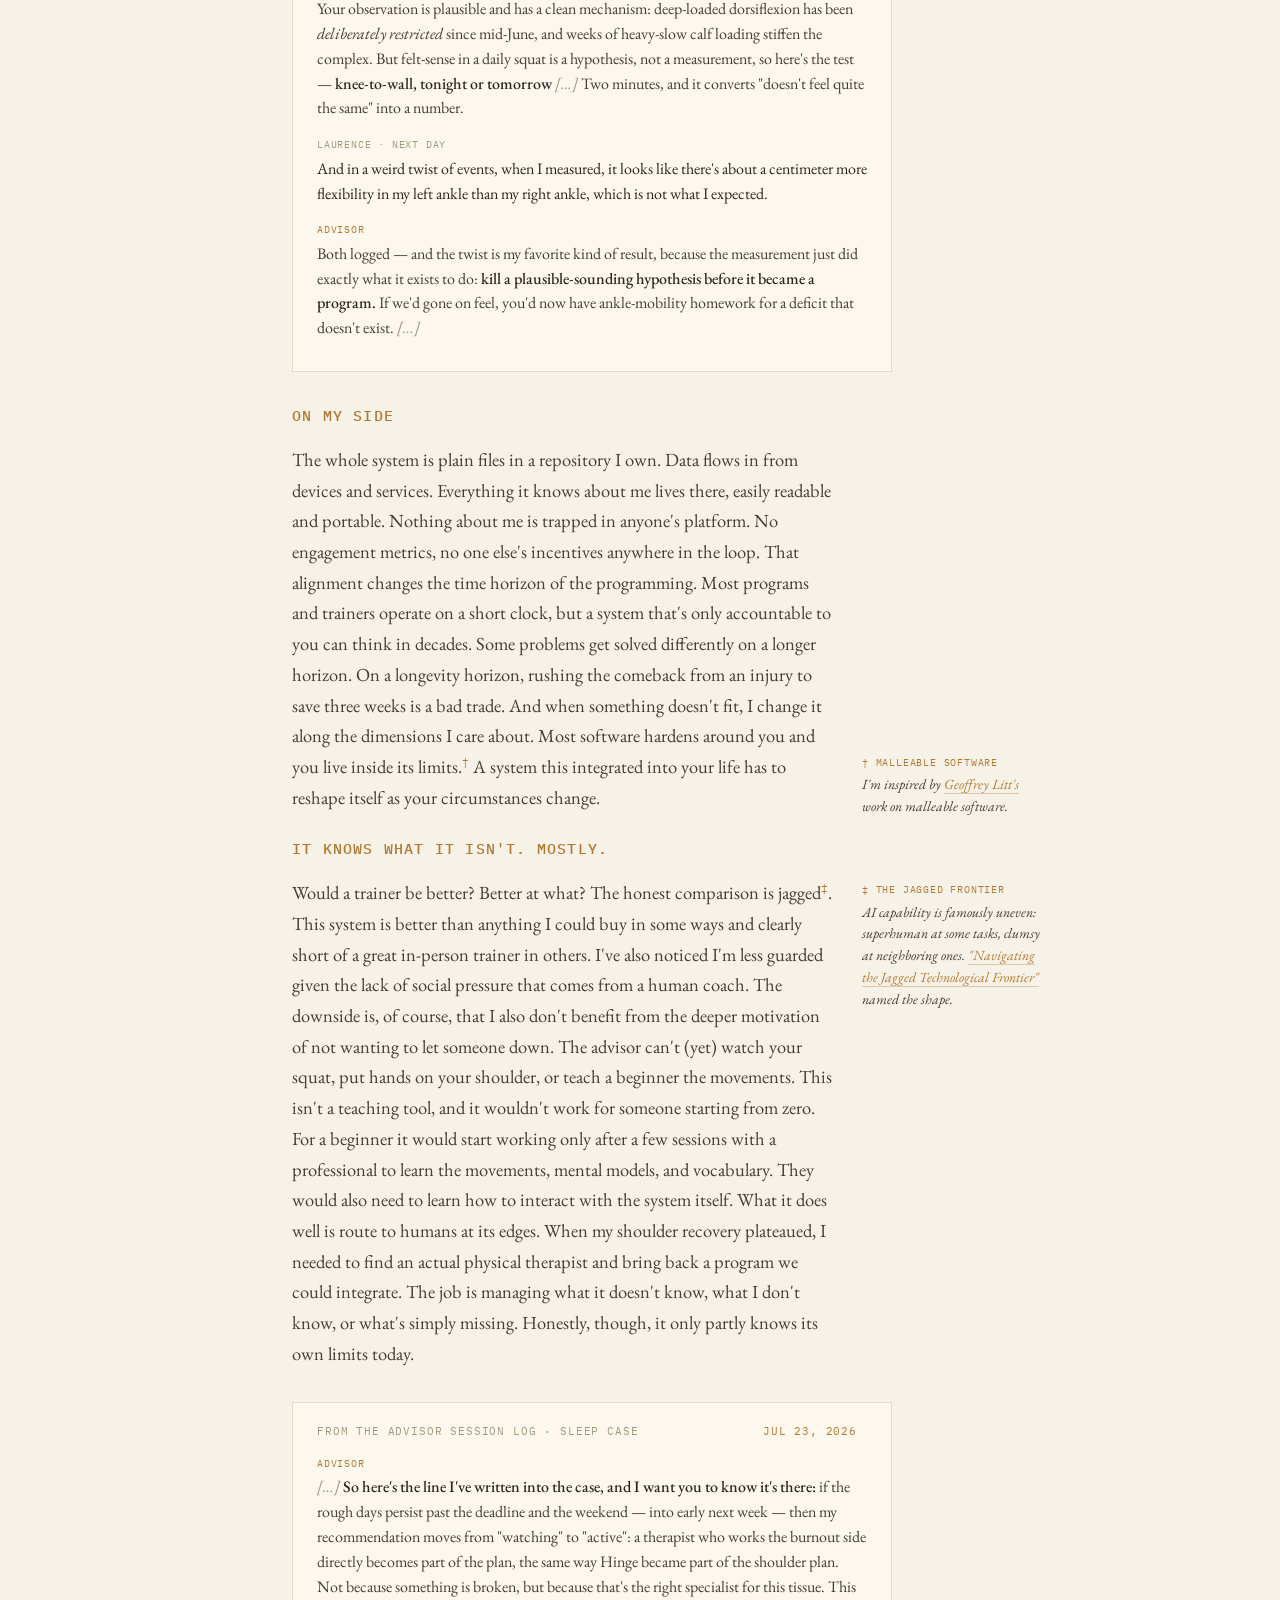
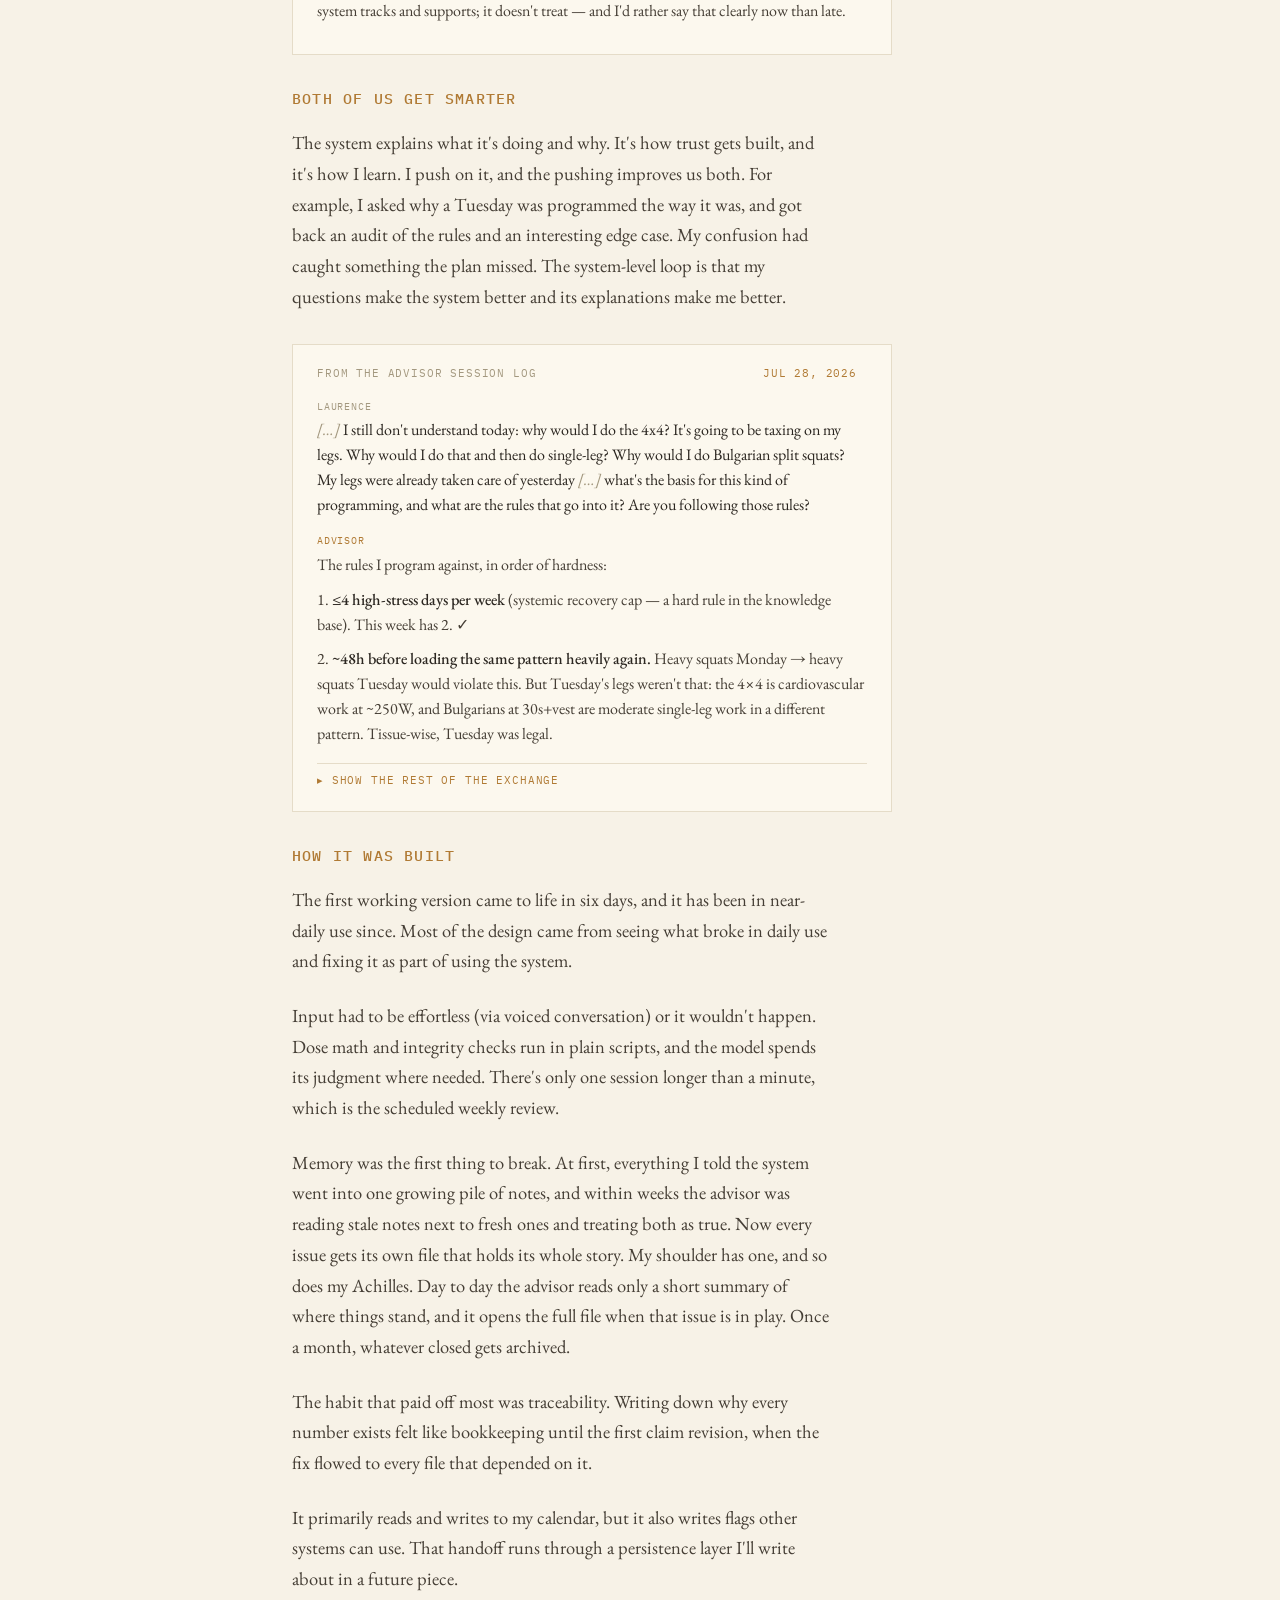
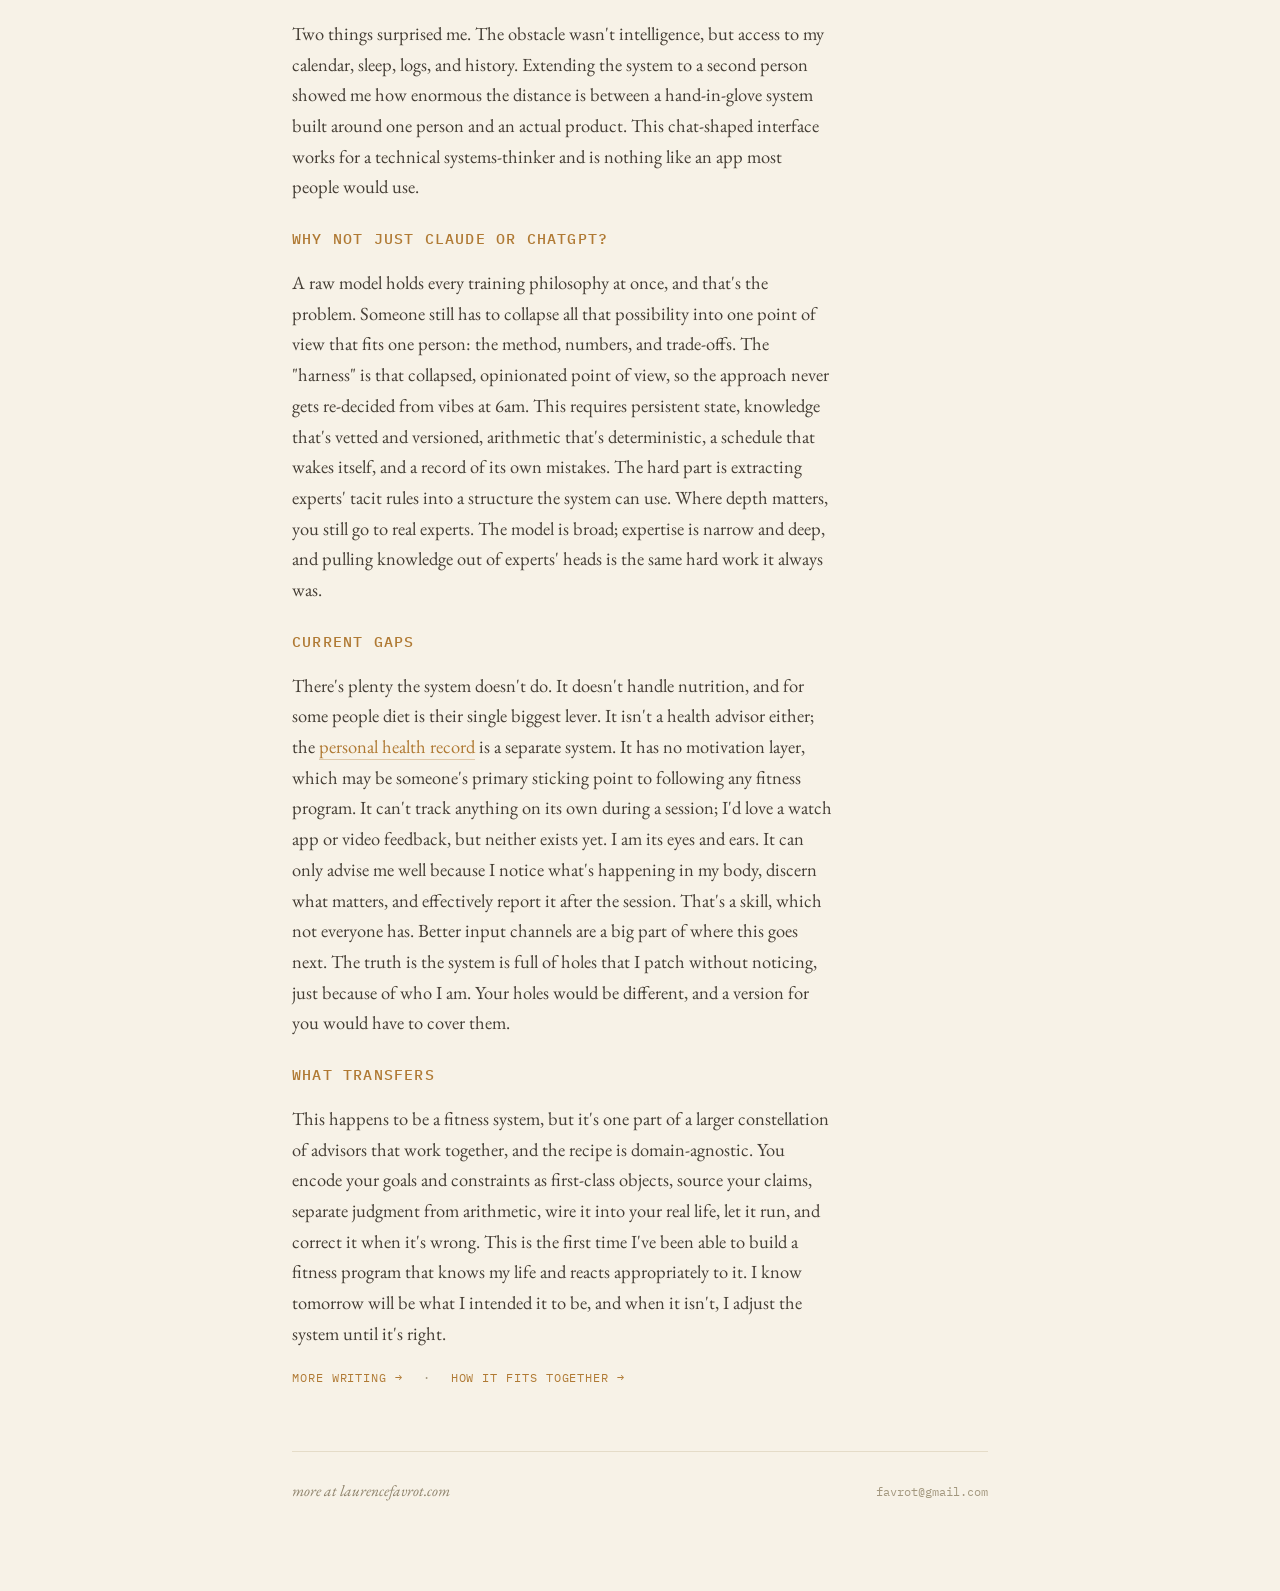
<file: writing/fitness-advisor.html>
<!DOCTYPE html>
<html lang="en">
<head>
<meta charset="utf-8">
<meta name="viewport" content="width=device-width, initial-scale=1">
<title>Fitness advisor: a case study · Laurence Favrot</title>
<meta name="description" content="A personal training system that fits into my life: how it works, and how it was built.">
<meta property="og:title" content="Fitness advisor: a case study">
<meta property="og:description" content="A personal training system that fits into my life: how it works, and how it was built.">
<meta property="og:type" content="article">
<meta property="og:url" content="https://laurencefavrot.com/writing/fitness-advisor.html">
<meta property="og:site_name" content="Laurence Favrot">
<meta property="og:image" content="https://laurencefavrot.com/og-image.png">
<meta property="og:image:width" content="1200">
<meta property="og:image:height" content="630">
<meta property="og:image:type" content="image/png">
<meta property="og:image:alt" content="Laurence Favrot — I'm building systems that consider the whole person.">
<meta name="twitter:card" content="summary_large_image">
<meta name="twitter:image" content="https://laurencefavrot.com/og-image.png">
<meta name="twitter:image:alt" content="Laurence Favrot — I'm building systems that consider the whole person.">
<link rel="canonical" href="https://laurencefavrot.com/writing/fitness-advisor.html">
<link rel="icon" href="/favicon.svg" type="image/svg+xml">
<link rel="icon" href="/favicon-32.png" type="image/png" sizes="32x32">
<link rel="apple-touch-icon" href="/apple-touch-icon.png">
<meta name="theme-color" content="#1e1c19">
<link rel="preconnect" href="https://fonts.googleapis.com">
<link rel="preconnect" href="https://fonts.gstatic.com" crossorigin>
<link href="https://fonts.googleapis.com/css2?family=EB+Garamond:ital,wght@0,400;0,500;1,400;1,500&family=IBM+Plex+Mono:wght@400;500&display=swap" rel="stylesheet">
<link rel="stylesheet" href="../style.css">
<style>
.artifact{border:1px solid var(--paper-line);background:#fcf8ee;padding:20px 24px;margin:32px 0;max-width:600px}
.artifact .src{font-family:var(--mono);font-size:10.5px;letter-spacing:.08em;text-transform:uppercase;color:var(--faint);margin:0 0 16px;display:flex;justify-content:space-between;gap:12px}
.artifact .src .date{color:var(--amber-paper);white-space:nowrap}
.msg{margin:0 0 16px}
.msg:last-child{margin-bottom:0}
.msg .who{font-family:var(--mono);font-size:10px;letter-spacing:.08em;text-transform:uppercase;margin:0 0 4px;color:var(--faint)}
.msg.advisor .who{color:var(--amber-paper)}
.msg p{font-size:16px;line-height:1.55;margin:0 0 10px;max-width:none;color:var(--ink)}
.msg.advisor p{color:var(--body)}
.msg .cut{color:var(--faint);font-style:italic}
.stage{font-style:italic;color:var(--faint-italic);font-size:14px;margin:0 0 16px}
.filecard{font-family:var(--mono);font-size:12px;line-height:1.6;white-space:pre-wrap;color:var(--body);margin:0}
.fn{font-family:var(--mono);font-size:11px;color:var(--amber-paper);vertical-align:super;line-height:0}
.gridcard{font-family:var(--mono);font-size:12px;line-height:1.6;color:var(--body);margin:0;overflow-x:auto;-webkit-overflow-scrolling:touch}
.filecard .fm{color:var(--faint)}
.filecard .del{color:var(--faint);text-decoration:line-through;text-decoration-color:var(--paper-line)}
.filecard .add{background:rgba(176,122,52,.10);color:var(--ink)}
.filecard .meta{color:var(--faint)}
.filecard strong{color:var(--ink)}
details.unfold{margin-top:4px}
details.unfold summary{font-family:var(--mono);font-size:10.5px;letter-spacing:.08em;text-transform:uppercase;color:var(--amber-paper);cursor:pointer;list-style:none;padding:8px 0 2px;border-top:1px solid var(--paper-line)}
details.unfold summary::before{content:"▸ "}
details.unfold[open] summary::before{content:"▾ "}
details.unfold summary::-webkit-details-marker{display:none}
details.unfold[open] summary{margin-bottom:14px}
figure{margin:32px 0;max-width:696px}
figure img{width:100%;border:1px solid var(--paper-line);display:block}
figure.narrow{max-width:480px}
figcaption{font-family:var(--mono);font-size:10.5px;letter-spacing:.08em;text-transform:uppercase;color:var(--faint);margin-top:10px}
.diagram{margin:32px 0;max-width:640px;overflow-x:auto;-webkit-overflow-scrolling:touch}
.diagram svg{width:100%;height:auto;display:block}
@media(max-width:640px){.diagram svg{min-width:560px}}
</style>
</head>
<body class="paper wide">
<main>
<nav>
<a class="name" href="../index.html">Laurence Favrot</a>
<div class="links">
<a href="../now.html">Now</a>
<a href="../work/">Work</a>
<a href="../writing.html" aria-current="page">Writing</a>
</div>
</nav>
<p class="kicker">Case study · Summer 2026</p>
<h1>Fitness advisor: a case study</h1>
<p class="subtitle" style="font-style:italic;color:var(--faint-italic,#a3987f);margin:-24px 0 36px;font-size:18px">A personal training system that fits into my life: how it works, and how it was built.</p>

<h2>The problem</h2>
<p>I wanted a humane, evidence-based fitness program that was deeply integrated into my life. My schedule changes constantly. I'm nursing four minor injuries. I keep learning things I want my training to absorb. And the core problem: I'm down to 30 minutes today to exercise. How do I best spend those 30 minutes? What's the highest-impact activity for me, against all of my goals, constraints, and everything I've done over the past few weeks? Answering that question on the fly is hard.</p>
<p>An online program leaves the adapting to you. A personal trainer only sees a slice of your week. They can't re-plan around your Tuesday meeting schedule. Managing the programming yourself is a massive manual effort, and the people who need this don't have the time. What actually happens is that we don't follow a program at all. Our "program" is mostly whatever we feel like, or whatever happens to happen, and our results reflect that.</p>
<p>I'm not at my best every day. I might not have slept well. I'm a human. Some days I want more time with my kids. Some days the surf is good and the existing plan goes out the window. All of that has to be input to the system, not deviation from it.</p>
<p>So I built an advisor that answers the question. I'm using fitness as the subject of this case study because it's a domain people broadly understand, and it's big enough to go both broad and deep. It extends into sleep, stress, energy management, nutrition, sport-specific skill, mindset, and more. The principles here each deserve their own deeper write-ups, and those are coming. This piece shows the principles in practice.</p>

<h2>What it is</h2>
<p>A personal training advisor that reasons from an auditable knowledge base. It's not an app. It's primarily a git repository: a folder of plain-text files with a complete change history. Claude operates on top of these files as an advisor, with conversation as the primary interface.</p>

<p>In practice I rarely type. Session logs, complaints, and questions all get spoken out loud, reducing the burden of input below the threshold of annoyance. It answers in conversation, on the calendar, and in its own files, and it works alongside the other advisor systems I run.</p>

<div class="diagram">
<svg viewBox="0 0 640 330" xmlns="http://www.w3.org/2000/svg" font-family="IBM Plex Mono, monospace">
  <g font-size="10.5" fill="#453e35">
    <g stroke="#c9bfa8" fill="#fcf8ee">
      <rect x="8" y="10" width="170" height="34" rx="2"/>
      <rect x="8" y="58" width="170" height="34" rx="2"/>
      <rect x="8" y="106" width="170" height="34" rx="2"/>
      <rect x="8" y="154" width="170" height="34" rx="2"/>
      <rect x="8" y="202" width="170" height="34" rx="2"/>
      <rect x="8" y="250" width="170" height="34" rx="2"/>
    </g>
    <text x="22" y="31">GOALS &amp; ANTI-GOALS</text>
    <text x="22" y="79">KNOWLEDGE BASE (CLAIMS)</text>
    <text x="22" y="127">TRAINING LOG</text>
    <text x="22" y="175">INJURY CASES</text>
    <text x="22" y="223">SLEEP &amp; READINESS (RING)</text>
    <text x="22" y="271">THE REAL CALENDAR</text>
  </g>
  <g stroke="#a3987f" fill="none" stroke-width="1.1">
    <path d="M178 27 C 250 27, 260 120, 318 141"/>
    <path d="M178 75 C 245 75, 258 128, 318 147"/>
    <path d="M178 123 C 240 123, 258 140, 318 153"/>
    <path d="M178 171 C 240 171, 258 166, 318 159"/>
    <path d="M178 219 C 245 219, 258 178, 318 165"/>
    <path d="M178 267 C 250 267, 260 186, 318 171"/>
  </g>
  <rect x="320" y="126" width="128" height="60" rx="2" fill="#fcf8ee" stroke="#b07a34" stroke-width="1.4"/>
  <text x="345" y="152" font-size="11" fill="#2b2620">THE ADVISOR</text>
  <text x="337" y="170" font-size="9.5" fill="#8c8069">judgment + scripts</text>
  <path d="M448 156 L 496 156" stroke="#b07a34" stroke-width="1.4" fill="none"/>
  <path d="M496 156 l -7 -4 v 8 z" fill="#b07a34"/>
  <rect x="498" y="126" width="134" height="60" rx="2" fill="#fcf8ee" stroke="#c9bfa8"/>
  <text x="512" y="150" font-size="10.5" fill="#2b2620">ONE RECOMMENDATION</text>
  <text x="512" y="168" font-size="9.5" fill="#8c8069">today: this, because…</text>
</svg>
</div>

<p>The knowledge lives in a chain: sources → claims → <em>modality dossiers</em> (one working file per kind of training) → my plan → the live week → dated sessions. A <em>claim</em> is a sourced, versioned assertion, marked with how solid the evidence actually is, like "~10–12 hard sets per muscle group per week is the primary programming lever." Take a number from any session and you can walk it backward through the plan, through a claim, to a source. The architecture supported multiple people from the start. The vetted knowledge is shared, and everything personal stays in each person's separate files. So far the only user is me.</p>

<div class="diagram">
<svg viewBox="0 0 640 130" xmlns="http://www.w3.org/2000/svg" font-family="IBM Plex Mono, monospace">
  <g font-size="9.5" fill="#2b2620">
    <g stroke="#c9bfa8" fill="#fcf8ee">
      <rect x="4" y="30" width="86" height="30" rx="2"/>
      <rect x="112" y="30" width="86" height="30" rx="2"/>
      <rect x="220" y="30" width="86" height="30" rx="2"/>
      <rect x="328" y="30" width="86" height="30" rx="2"/>
      <rect x="436" y="30" width="86" height="30" rx="2"/>
      <rect x="544" y="30" width="86" height="30" rx="2"/>
    </g>
    <text x="18" y="48">SOURCES</text>
    <text x="124" y="48">CLAIMS r#</text>
    <text x="230" y="48">DOSSIERS</text>
    <text x="350" y="48">PLAN</text>
    <text x="446" y="48">LIVE WEEK</text>
    <text x="556" y="48">SESSIONS</text>
    <g stroke="#a3987f" stroke-width="1.1">
      <path d="M90 45 L 112 45"/><path d="M198 45 L 220 45"/><path d="M306 45 L 328 45"/><path d="M414 45 L 436 45"/><path d="M522 45 L 544 45"/>
    </g>
  </g>
  <path d="M600 78 L 40 78" stroke="#b07a34" stroke-width="1" fill="none"/>
  <path d="M40 78 l 7 -4 v 8 z" fill="#b07a34"/>
  <text x="150" y="94" font-size="9.5" fill="#b07a34" font-style="italic">walk back: why is this number in my workout?</text>
  <path d="M40 108 L 600 108" stroke="#a3987f" stroke-width="1" fill="none"/>
  <path d="M600 108 l -7 -4 v 8 z" fill="#a3987f"/>
  <text x="150" y="124" font-size="9.5" fill="#8f887a" font-style="italic">walk forward: what does a revised claim touch?</text>
</svg>
</div>

<div class="artifact">
<p class="src"><span>knowledge/claims/C001-strength-weekly-volume.md</span><span class="date">verbatim</span></p>
<pre class="filecard"><span class="fm">---
id: C001
rev: 1
statement: "~10–12 hard sets per muscle group per week is the primary
  programming lever for strength/hypertrophy in trained adults; adjust
  up or down on recovery and progress."
modalities: [strength]
depth: vetted
status: active
sources: [luks-2025-muscle-consensus, rt-volume-dose-response]
revised: 2026-06-15
---</span>
The consensus headline. For a broad GPP goal (not bodybuilding), count by
movement pattern (squat, hinge, press, pull, carry) rather than per-muscle
bookkeeping.</pre>
<details class="unfold">
<summary>show the deep vetting pass</summary>
<pre class="filecard"><strong>Deep pass (2026-06-15):</strong> Confirmed; rev held at r1. Meta-regression evidence
(Schoenfeld 2017; Pelland 2024/2026): hypertrophy follows a graded
dose-response in weekly sets, with diminishing returns and no sharp plateau
in the studied range; strength is much less volume-sensitive than size.</pre>
</details>
</div>

<p>Day to day it runs on conversation. "Surfed two hours" is a complete entry: it goes in the training log, counts toward the week's targets, and shapes the next recommendation. A weekly review runs on its own schedule: it syncs the wearables, checks the structure's integrity, computes what's owed against my targets, surfaces expired injury reviews, and drafts next week against my actual calendar. Sessions land on the calendar spelled out in plain language.</p>

<figure>
<a href="calweek-full-redacted.png" target="_blank"><img src="calweek-full-redacted.png" alt="A real week on the calendar, no event open; only the programmed training sessions are legible, the rest of life is blurred."></a>
<figcaption>A real week. The only legible events are the system's. (Tap to enlarge.)</figcaption>
</figure>

<figure class="narrow">
<a href="calendar-event-card.png" target="_blank"><img src="calendar-event-card.png" alt="A calendar event opened: the full Monday session, spelled out in plain language with reasoning."></a>
<figcaption>Monday's session, opened: plain language, decision rules included. (Tap to enlarge.)</figcaption>
</figure>

<p>The calendar shows the intended week, and ideally you follow it. But when life diverges (a meeting lands on a session, sleep goes bad, the waves turn good), the system credits whatever actually happened and rebuilds the rest.</p>

<h2>How a week runs: modalities, targets, debt</h2>
<p>Everything trainable lives in a registry of modalities: strength, power, VO2max, aerobic base, tendon, mobility, and movement. Activities, like surfing, lifting, hiking, skating, or walking, give <em>credit</em> against one or more modalities. My plan gives each modality a weekly <em>target</em> and a <em>floor</em>. The floor is the minimum acceptable dose. The target is the full intended dose. The log credits doses against those targets, so two hours of surf is credited against aerobic base. <em>Debt</em> is how far behind each modality is, and it's computed by a script, not vibes. So when I ask what to do with my next available 30 minutes, the answer is whatever pays down the highest debt and fits my current constraints.</p>

<div class="diagram">
<svg viewBox="0 0 640 258" xmlns="http://www.w3.org/2000/svg" font-family="IBM Plex Mono, monospace">
  <g font-size="10" fill="#453e35">
    <g stroke="#c9bfa8" fill="#fcf8ee">
      <rect x="8" y="30" width="172" height="30" rx="2"/>
      <rect x="8" y="104" width="172" height="30" rx="2"/>
      <rect x="8" y="178" width="172" height="30" rx="2"/>
    </g>
    <text x="24" y="49">SURF (~2H)</text>
    <text x="24" y="123">STRENGTH A + ROPE</text>
    <text x="24" y="197">WALK</text>
    <g stroke="#c9bfa8" fill="#fcf8ee">
      <rect x="470" y="8" width="162" height="26" rx="2"/>
      <rect x="470" y="42" width="162" height="26" rx="2"/>
      <rect x="470" y="76" width="162" height="26" rx="2"/>
      <rect x="470" y="110" width="162" height="26" rx="2"/>
      <rect x="470" y="144" width="162" height="26" rx="2"/>
      <rect x="470" y="178" width="162" height="26" rx="2"/>
      <rect x="470" y="212" width="162" height="26" rx="2"/>
    </g>
    <g font-size="9.5">
      <text x="484" y="25">STRENGTH</text>
      <text x="484" y="59">POWER</text>
      <text x="484" y="93">VO2MAX</text>
      <text x="484" y="127">AEROBIC BASE</text>
      <text x="484" y="161">TENDON</text>
      <text x="484" y="195">MOBILITY</text>
      <text x="484" y="229">MOVEMENT</text>
    </g>
  </g>
  <g stroke="#b07a34" fill="none" stroke-width="1.4">
    <path d="M180 45 C 320 45, 340 123, 470 123"/>
  </g>
  <g stroke="#b07a34" fill="none" stroke-width="0.8" stroke-dasharray="3 3">
    <path d="M180 41 C 320 41, 340 55, 470 55"/>
    <path d="M180 49 C 320 49, 340 191, 470 191"/>
  </g>
  <g stroke="#a3987f" fill="none" stroke-width="1.4">
    <path d="M180 115 C 320 115, 340 21, 470 21"/>
    <path d="M180 123 C 320 123, 340 157, 470 157"/>
  </g>
  <g stroke="#a3987f" fill="none" stroke-width="0.8" stroke-dasharray="3 3">
    <path d="M180 193 C 320 193, 350 131, 470 131"/>
  </g>
  <text x="200" y="18" font-size="9.5" fill="#8f887a" font-style="italic">one activity credits several modalities</text>
  <text x="8" y="250" font-size="9" fill="#8f887a" font-style="italic">solid = full credit &#183; dashed = partial &#183; one week's example, computed per session, not a fixed map</text>
</svg>
</div>

<div class="artifact">
<p class="src"><span>people/laurence/plan/current-week.md · the weekly review</span><span class="date">Aug 17, 2026</span></p>
<pre class="filecard"><strong>Last week was a good week with exactly one hole in it, and the
hole is VO2max.</strong> Measured properly (Mon Aug 10 → Sun Aug 16):
strength <strong>2/2</strong> · power <strong>2/2</strong> · tendon <strong>4/5</strong> · mobility <strong>3/5</strong> ·
aerobic base <strong>293/210</strong> · movement <strong>1/1</strong> — and <strong>vo2max 0/1, the
only breach.</strong> Nothing else came near a floor. Priority #1 in
your own weighting is the aerobic engine, and the base is
thriving; it's the ceiling work that's missing.</pre>
</div>

<div class="artifact">
<p class="src"><span>people/laurence/progress.md · generated by scripts/progress.py</span><span class="date">Aug 16, 2026</span></p>
<pre class="gridcard">modality       06/22  06/29  07/06  07/13  07/20  07/27  08/03  08/10   streak
strength         ■      ■      ■      ■      ·      ■      ■      ■       3w
power            ·      ◪      ■      ·      ◪      ◪      ■      ■       4w
vo2max           ■      ■      ■      ■      ■      ■      ■      ·       0w
aerobic-base     ·      ·      ·      ◪      ◪      ◪      ·      ■       1w
tendon           ·      ·      ■      ■      ◪      ◪      ■      ◪       6w
mobility         ·      ·      ■      ◪      ◪      ◪      ■      ◪       6w
movement         ◪      ◪      ◪      ◪      ◪      ◪      ■      ■       8w

■ hit target   ◪ met floor   · below floor</pre>
</div>

<p>The measurement is also accountability. It's easy to delude yourself into thinking you're doing more than you are. The credited week says what actually happened.</p>

<h2>The care model: cases, gates, standards</h2>
<p>Anything that goes wrong, like an injury or limitation, becomes a <em>case</em> with a severity and a review-by date. A case expires unless evidence renews it, which is how the system avoids overcaution. Coming back from an injury is a ladder of tested rungs (again, based on evidence). Above all of it sit personalized capability standards and a quarterly test. Progress means meeting or exceeding standards, and a regression becomes a named priority among the other goals.</p>

<div class="artifact">
<p class="src"><span>people/laurence/plan/current-week.md · watch items</span><span class="date">Aug 17, 2026</span></p>
<pre class="filecard">🟢 <strong>Right shoulder</strong> — MONITORING as of 8/17. Both provocateur loops
   closed. Close criterion: one paddle-heavy surf (~75–90min) clean.
   Review 9/14. → cases/right-shoulder.md
🟢 <strong>Left Achilles</strong> — rung advanced 8/17: rope goes to 3×20s. Even
   weight, stop on favoring, ≤3/10, next-morning rule. Review 9/7.
✅ <strong>Medial knee — CLOSED 8/2.</strong> Bulgarians unrestricted.
🟢 <strong>Left hip/SI</strong> — downgraded 8/10, "has actually been great."
   Warm-up clears the morning pop. Review 9/14.
🟡 <strong>Sleep/recovery</strong> — held 8/10, no restriction. Review 9/7.
🟡 <strong>Both forearms</strong> — NEW 8/17, low-grade. <span class="cut">[…]</span> No movement
   restriction — crawling stays, titrated ≤3/10. Re-read 8/23.</pre>
</div>

<h2>There is no optimal, only optimal-for-me, right now</h2>
<p>This system is built to fit me specifically. My goals: longevity, feeling good, capacity at 80, and aesthetics. Yours might be a marathon or handling a pre-diabetes diagnosis. The system encodes those goals and optimizes against them, because there is no optimal program in the abstract. There's what's optimal for you, right now. The anti-goals are encoded too. The one that outranks everything else for me is avoiding injury. And when a week can't hold everything, a priority order I've set in advance decides what wins.</p>
<aside class="note"><div><p class="label">* causality</p><p>How causal the VO2max–longevity link is gets argued; nothing here rests on the strong version.</p></div></aside>
<p>For example, VO2max is one of the strongest markers correlated with longevity<span class="fn">*</span>, so it earns its place in the program as part of the aerobic modality. The study we landed on says two hard sessions a week is the technically optimal dose. I do one. The second would cost a slot I need for other modalities that matter more across my goals, and it would add a high-stress session to a week that doesn't have room for more stress. You could build a "perfect" exercise week that leaves you without enough energy to hit your bar for being a good parent/partner/coworker. That tradeoff is unacceptable. The result is one quality VO2max session a week to hold the ceiling and easy aerobic volume to grow the engine underneath. While technically suboptimal, it's optimal for me. Because we're tracking the goal, the system surfaces when progress stalls. Optimal is a moving target.</p>

<h2>The system carries the cognitive load</h2>
<p>Running a program well means integrating a lot at once: everything you've done recently, what ideal programming says, your calendar, any injuries, today's energy, how you slept, the set math and progressive overload rules, how fast to advance which kind of loading. Past a few components it's unrealistic to manage the optimization yourself. This is why most of us base our workouts on a few crude heuristics. All of that load lives in the system now. It knows if I'm tired, because my Oura ring (a sleep and recovery tracker) is synced. It won't stack high-stress work onto a bad night. Sleep debt outranks training debt.</p>

<div class="artifact">
<p class="src"><span>from the advisor session log</span><span class="date">Aug 14, 2026</span></p>
<div class="msg"><p class="who">Laurence</p>
<p><span class="cut">[…]</span> I feel pretty terrible today. I didn't sleep well last night. I'm not feeling the 4x4. I might just stick with some rehab and light movement, maybe a walk with my wife after lunch <span class="cut">[…]</span> I don't think it makes sense to push.</p></div>
<div class="msg advisor"><p class="who">Advisor</p>
<p>Your own rule is in force here — sleep debt outranks training debt, and "not feeling it" before a hard session is precisely what the swap exists for. Not pushing is the right call, full stop. Let me pull last night's data and adjust the day:</p></div>
<p class="stage">(Oura sync: 5.55 hours, readiness 63. The advisor rewrote the calendar event, then continued:)</p>
<div class="msg advisor"><p class="who">Advisor</p>
<p>Everything's adjusted — the calendar event now says what today actually is, and the swap is logged as the rule working, not a miss.</p></div>
</div>

<h2>It compounds</h2>
<p>The knowledge base doesn't assume completeness or a fixed structure. This allowed it to start rough and function right away, while getting vetted over time. For example, the "twice a day" tendon dosing from the research turned out to rest on lab-grown tissue rather than human tendons. The claim was revised, and the revision propagated automatically through every dossier, plan, and session built on top. Any interesting new data or bro science is easy enough to throw into the mix for research and consideration as a claim. Intake is fast, so if something better than my current protocol appears tomorrow, I can integrate it immediately. The system isn't yet self-improving, but an automated research loop could keep it up to date.</p>

<div class="artifact">
<p class="src"><span>git show eb4f4f5 · knowledge/claims/C016-tendon-microdosing.md</span><span class="date">Jun 15, 2026</span></p>
<pre class="filecard"><span class="meta">research(deep): vet Tier A — injury/connective-tissue claims
C016 REVISED r1->r2: dropped in-vitro 6h/2x-day basis; near-daily
once-daily micro-dosing (human collagen synthesis elevated 24-72h)
Co-Authored-By: Claude Opus 4.8</span>

<span class="del">-rev: 1</span>
<span class="add">+rev: 2</span>
<span class="del">-statement: "Connective-tissue loading saturates in short bouts (~10min)
-  and recharges after ~6h, so frequent micro-doses (near-daily, even
-  2×/day) beat rare long sessions for tendon adaptation."</span>
<span class="add">+statement: "Tendon collagen synthesis saturates within a short loading
+  bout (~10min) and stays elevated ~24–72h afterward, so short doses on
+  most days are what matter — frequency beyond once-daily adds little
+  proven benefit in human tendon."</span>
<span class="del">-depth: fast-pass</span>
<span class="add">+depth: vetted</span>

<span class="meta">42 minutes later — the propagation commit (5b60f41):
8 files changed · strength + tendon dossiers, ideal-week, personal-plan,
deviations, PENDING, README, BACKLOG — every citation bumped [C016.r1]→[C016.r2]</span></pre>
</div>

<h2>Elite attention, made ordinary</h2>
<p>This level of integrated attention has always existed for people who can afford a team. Think of professional athletes or executives at the largest companies. You can also make an equivalent case around food. You can cook well for yourself at home, but a chef who knows your goal calories, macros, and your tastes delivers more than is feasible for the majority of people. I saw the same shape at BetterUp, where coaching was primarily targeted at the executive level and the work was pushing it further down the org chart. This system is that attention pattern, running for one ordinary, busy person. To be clear, it isn't free or even that cheap. The AI tooling costs real money. But that cost keeps falling.</p>

<h2>It gets to the bottom of things</h2>
<p>I've written about <a href="what-are-you-actually-solving.html">step zero</a>: confirming what the problem actually is before working on it. This system runs step zero constantly, on me. When something goes wrong, the plan doesn't bolt on a fix. Sometimes the whole structure rebuilds around solving the one thing. When I felt like my left ankle was losing range of motion due to rehab exercises, the answer was a two-minute measurement, which invalidated the hypothesis. The left had a centimeter more range than the right. The honesty machinery is the same accountability a good trainer provides. You think it's one thing, it might be another, and the back-and-forth loop keeps you honest.</p>

<div class="artifact">
<p class="src"><span>from the advisor session log</span><span class="date">Aug 7–8, 2026</span></p>
<div class="msg"><p class="who">Laurence</p>
<p><span class="cut">[…]</span> is it possible I'm losing range of motion in my left ankle? It feels like when I get into a squat, like to brush my teeth, it doesn't feel quite the same. <span class="cut">[…]</span></p></div>
<div class="msg advisor"><p class="who">Advisor</p>
<p>Your observation is plausible and has a clean mechanism: deep-loaded dorsiflexion has been <em>deliberately restricted</em> since mid-June, and weeks of heavy-slow calf loading stiffen the complex. But felt-sense in a daily squat is a hypothesis, not a measurement, so here's the test — <strong>knee-to-wall, tonight or tomorrow</strong> <span class="cut">[…]</span> Two minutes, and it converts "doesn't feel quite the same" into a number.</p></div>
<div class="msg"><p class="who">Laurence · next day</p>
<p>And in a weird twist of events, when I measured, it looks like there's about a centimeter more flexibility in my left ankle than my right ankle, which is not what I expected.</p></div>
<div class="msg advisor"><p class="who">Advisor</p>
<p>Both logged — and the twist is my favorite kind of result, because the measurement just did exactly what it exists to do: <strong>kill a plausible-sounding hypothesis before it became a program.</strong> If we'd gone on feel, you'd now have ankle-mobility homework for a deficit that doesn't exist. <span class="cut">[…]</span></p></div>
</div>

<h2>On my side</h2>
<aside class="note"><div><p class="label">† malleable software</p><p>I'm inspired by <a href="https://www.geoffreylitt.com/">Geoffrey Litt's</a> work on malleable software.</p></div></aside>
<p>The whole system is plain files in a repository I own. Data flows in from devices and services. Everything it knows about me lives there, easily readable and portable. Nothing about me is trapped in anyone's platform. No engagement metrics, no one else's incentives anywhere in the loop. That alignment changes the time horizon of the programming. Most programs and trainers operate on a short clock, but a system that's only accountable to you can think in decades. Some problems get solved differently on a longer horizon. On a longevity horizon, rushing the comeback from an injury to save three weeks is a bad trade. And when something doesn't fit, I change it along the dimensions I care about. Most software hardens around you and you live inside its limits.<span class="fn">†</span> A system this integrated into your life has to reshape itself as your circumstances change.</p>

<h2>It knows what it isn't. Mostly.</h2>
<aside class="note"><div><p class="label">‡ the jagged frontier</p><p>AI capability is famously uneven: superhuman at some tasks, clumsy at neighboring ones. <a href="https://papers.ssrn.com/sol3/papers.cfm?abstract_id=4573321">"Navigating the Jagged Technological Frontier"</a> named the shape.</p></div></aside>
<p>Would a trainer be better? Better at what? The honest comparison is jagged<span class="fn">‡</span>. This system is better than anything I could buy in some ways and clearly short of a great in-person trainer in others. I've also noticed I'm less guarded given the lack of social pressure that comes from a human coach. The downside is, of course, that I also don't benefit from the deeper motivation of not wanting to let someone down. The advisor can't (yet) watch your squat, put hands on your shoulder, or teach a beginner the movements. This isn't a teaching tool, and it wouldn't work for someone starting from zero. For a beginner it would start working only after a few sessions with a professional to learn the movements, mental models, and vocabulary. They would also need to learn how to interact with the system itself. What it does well is route to humans at its edges. When my shoulder recovery plateaued, I needed to find an actual physical therapist and bring back a program we could integrate. The job is managing what it doesn't know, what I don't know, or what's simply missing. Honestly, though, it only partly knows its own limits today.</p>

<div class="artifact">
<p class="src"><span>from the advisor session log · sleep case</span><span class="date">Jul 23, 2026</span></p>
<div class="msg advisor"><p class="who">Advisor</p>
<p><span class="cut">[…]</span> <strong>So here's the line I've written into the case, and I want you to know it's there:</strong> if the rough days persist past the deadline and the weekend — into early next week — then my recommendation moves from "watching" to "active": a therapist who works the burnout side directly becomes part of the plan, the same way Hinge became part of the shoulder plan. Not because something is broken, but because that's the right specialist for this tissue. This system tracks and supports; it doesn't treat — and I'd rather say that clearly now than late.</p></div>
</div>

<h2>Both of us get smarter</h2>
<p>The system explains what it's doing and why. It's how trust gets built, and it's how I learn. I push on it, and the pushing improves us both. For example, I asked why a Tuesday was programmed the way it was, and got back an audit of the rules and an interesting edge case. My confusion had caught something the plan missed. The system-level loop is that my questions make the system better and its explanations make me better.</p>

<div class="artifact">
<p class="src"><span>from the advisor session log</span><span class="date">Jul 28, 2026</span></p>
<div class="msg"><p class="who">Laurence</p>
<p><span class="cut">[…]</span> I still don't understand today: why would I do the 4x4? It's going to be taxing on my legs. Why would I do that and then do single-leg? Why would I do Bulgarian split squats? My legs were already taken care of yesterday <span class="cut">[…]</span> what's the basis for this kind of programming, and what are the rules that go into it? Are you following those rules?</p></div>
<div class="msg advisor"><p class="who">Advisor</p>
<p>The rules I program against, in order of hardness:</p>
<p>1. <strong>≤4 high-stress days per week</strong> (systemic recovery cap — a hard rule in the knowledge base). This week has 2. ✓</p>
<p>2. <strong>~48h before loading the same pattern heavily again.</strong> Heavy squats Monday → heavy squats Tuesday would violate this. But Tuesday's legs weren't that: the 4×4 is cardiovascular work at ~250W, and Bulgarians at 30s+vest are moderate single-leg work in a different pattern. Tissue-wise, Tuesday was legal.</p></div>
<details class="unfold">
<summary>show the rest of the exchange</summary>
<div class="msg advisor"><p class="who">Advisor · continued</p>
<p>3. <strong>Consecutive hard-ish days are a legitimate compression tool</strong> — not ideal, but standard practice when the calendar forces it. The trade I made: your Wed–Sat don't exist this week, so both remaining floors got packed into the last two available days, with four recovery days right behind them.</p>
<p>So: was the plan within the rules? Yes. <strong>But here's where your instinct beat the plan, and I want to name it:</strong> the plan assumed Monday's session at 3:30pm — about 17 hours before Tuesday morning. When your day pushed the session to 7:45pm, that gap collapsed to ~12 hours, and the plan's premise quietly broke. The right move at that point was to downgrade Tuesday automatically — the system didn't, and you caught it by feel this morning. That's exactly the kind of adjustment I should make the standing rule, so I'm making it one: <strong>when a session slides more than ~3 hours later than planned, the next morning's session gets re-checked before you touch it.</strong></p></div>
<div class="msg"><p class="who">Laurence</p>
<p>Okay, and I definitely intend to do the 4x4 today, so you should throw that one back on. <span class="cut">[…]</span> I wasn't asking you to fully abandon the 4x4, particularly</p></div>
<div class="msg advisor"><p class="who">Advisor</p>
<p>Got it — my overcorrection, not yours. The 4×4 goes back in; the Bulgarians were the right thing to question and they stay optional-leaning-skip. Fixing both places:</p></div>
</details>
</div>

<h2>How it was built</h2>
<p>The first working version came to life in six days, and it has been in near-daily use since. Most of the design came from seeing what broke in daily use and fixing it as part of using the system.</p>

<p>Input had to be effortless (via voiced conversation) or it wouldn't happen. Dose math and integrity checks run in plain scripts, and the model spends its judgment where needed. There's only one session longer than a minute, which is the scheduled weekly review.</p>

<p>Memory was the first thing to break. At first, everything I told the system went into one growing pile of notes, and within weeks the advisor was reading stale notes next to fresh ones and treating both as true. Now every issue gets its own file that holds its whole story. My shoulder has one, and so does my Achilles. Day to day the advisor reads only a short summary of where things stand, and it opens the full file when that issue is in play. Once a month, whatever closed gets archived.</p>

<p>The habit that paid off most was traceability. Writing down why every number exists felt like bookkeeping until the first claim revision, when the fix flowed to every file that depended on it.</p>

<p>It primarily reads and writes to my calendar, but it also writes flags other systems can use. That handoff runs through a persistence layer I'll write about in a future piece.</p>

<p>Two things surprised me. The obstacle wasn't intelligence, but access to my calendar, sleep, logs, and history. Extending the system to a second person showed me how enormous the distance is between a hand-in-glove system built around one person and an actual product. This chat-shaped interface works for a technical systems-thinker and is nothing like an app most people would use.</p>

<h2>Why not just Claude or ChatGPT?</h2>
<p>A raw model holds every training philosophy at once, and that's the problem. Someone still has to collapse all that possibility into one point of view that fits one person: the method, numbers, and trade-offs. The "harness" is that collapsed, opinionated point of view, so the approach never gets re-decided from vibes at 6am. This requires persistent state, knowledge that's vetted and versioned, arithmetic that's deterministic, a schedule that wakes itself, and a record of its own mistakes. The hard part is extracting experts' tacit rules into a structure the system can use. Where depth matters, you still go to real experts. The model is broad; expertise is narrow and deep, and pulling knowledge out of experts' heads is the same hard work it always was.</p>

<h2>Current gaps</h2>
<p>There's plenty the system doesn't do. It doesn't handle nutrition, and for some people diet is their single biggest lever. It isn't a health advisor either; the <a href="personal-health-record.html">personal health record</a> is a separate system. It has no motivation layer, which may be someone's primary sticking point to following any fitness program. It can't track anything on its own during a session; I'd love a watch app or video feedback, but neither exists yet. I am its eyes and ears. It can only advise me well because I notice what's happening in my body, discern what matters, and effectively report it after the session. That's a skill, which not everyone has. Better input channels are a big part of where this goes next. The truth is the system is full of holes that I patch without noticing, just because of who I am. Your holes would be different, and a version for you would have to cover them.</p>

<h2>What transfers</h2>
<p>This happens to be a fitness system, but it's one part of a larger constellation of advisors that work together, and the recipe is domain-agnostic. You encode your goals and constraints as first-class objects, source your claims, separate judgment from arithmetic, wire it into your real life, let it run, and correct it when it's wrong. This is the first time I've been able to build a fitness program that knows my life and reacts appropriately to it. I know tomorrow will be what I intended it to be, and when it isn't, I adjust the system until it's right.</p>

<p class="more"><a href="../writing.html">More writing →</a> <span style="margin:0 12px;color:var(--faint)">·</span> <a href="../map.html">How it fits together →</a></p>
<footer>
<a class="bio" href="../index.html">more at laurencefavrot.com</a>
<a class="email" href="mailto:favrot@gmail.com">favrot@gmail.com</a>
</footer>
</main>
<script data-goatcounter="https://laurencefavrot.goatcounter.com/count" async src="//gc.zgo.at/count.js"></script>
<script>
/* align each margin note with the line that carries its marker (desktop only) */
(function(){
  function align(){
    var wide=window.matchMedia('(min-width:841px)').matches;
    document.querySelectorAll('aside.note').forEach(function(n){
      n.style.marginTop='';
      if(!wide) return;
      var label=n.querySelector('.label'); if(!label) return;
      var sym=label.textContent.trim().charAt(0);
      var el=n.nextElementSibling, fn=null;
      while(el && !fn){
        fn=Array.prototype.slice.call(el.querySelectorAll('.fn')).filter(function(s){return s.textContent.trim()===sym;})[0];
        if(!fn) el=el.nextElementSibling;
      }
      if(!fn) return;
      var d=fn.getBoundingClientRect().top-label.getBoundingClientRect().top;
      var cur=parseFloat(getComputedStyle(n).marginTop)||0;
      if(d>0) n.style.marginTop=(cur+d)+'px';
    });
  }
  align();
  window.addEventListener('load',align);
  window.addEventListener('resize',align);
  if(document.fonts&&document.fonts.ready) document.fonts.ready.then(align);
})();
</script>
</body>
</html>
</file>
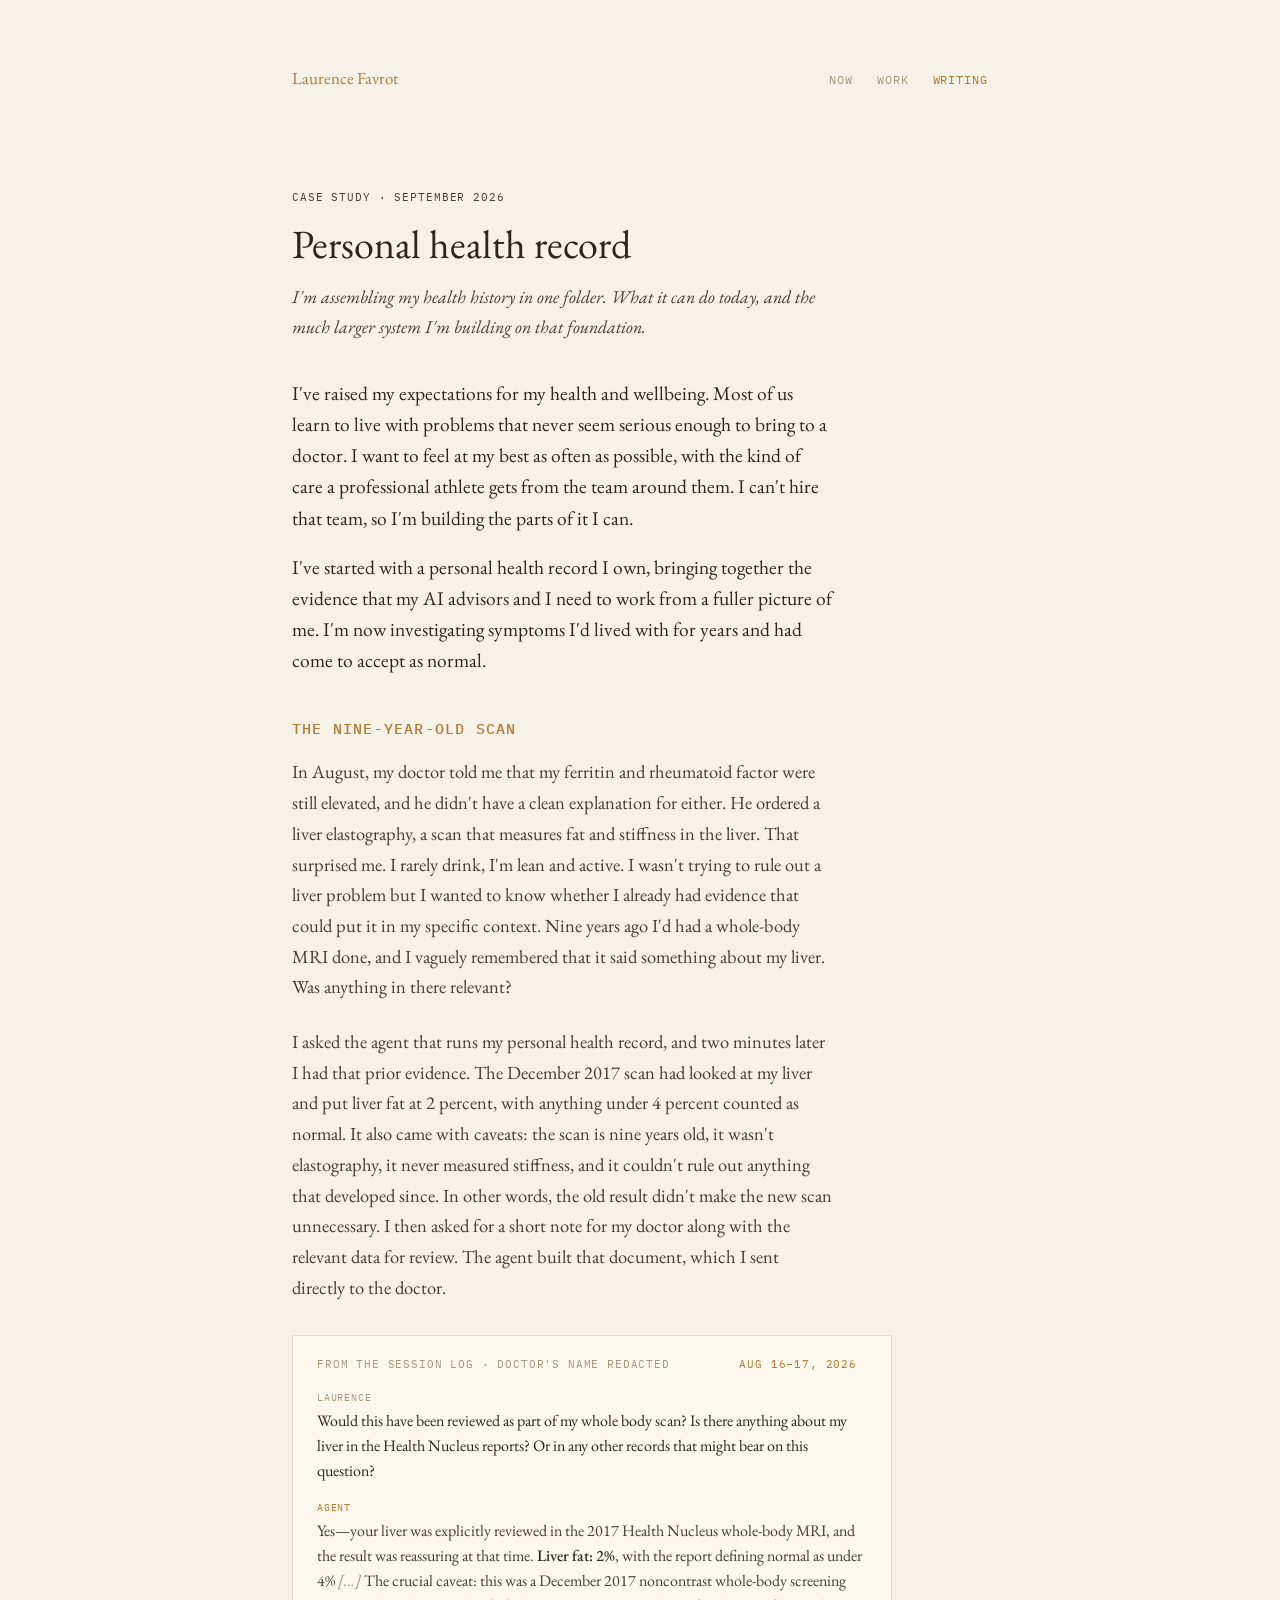
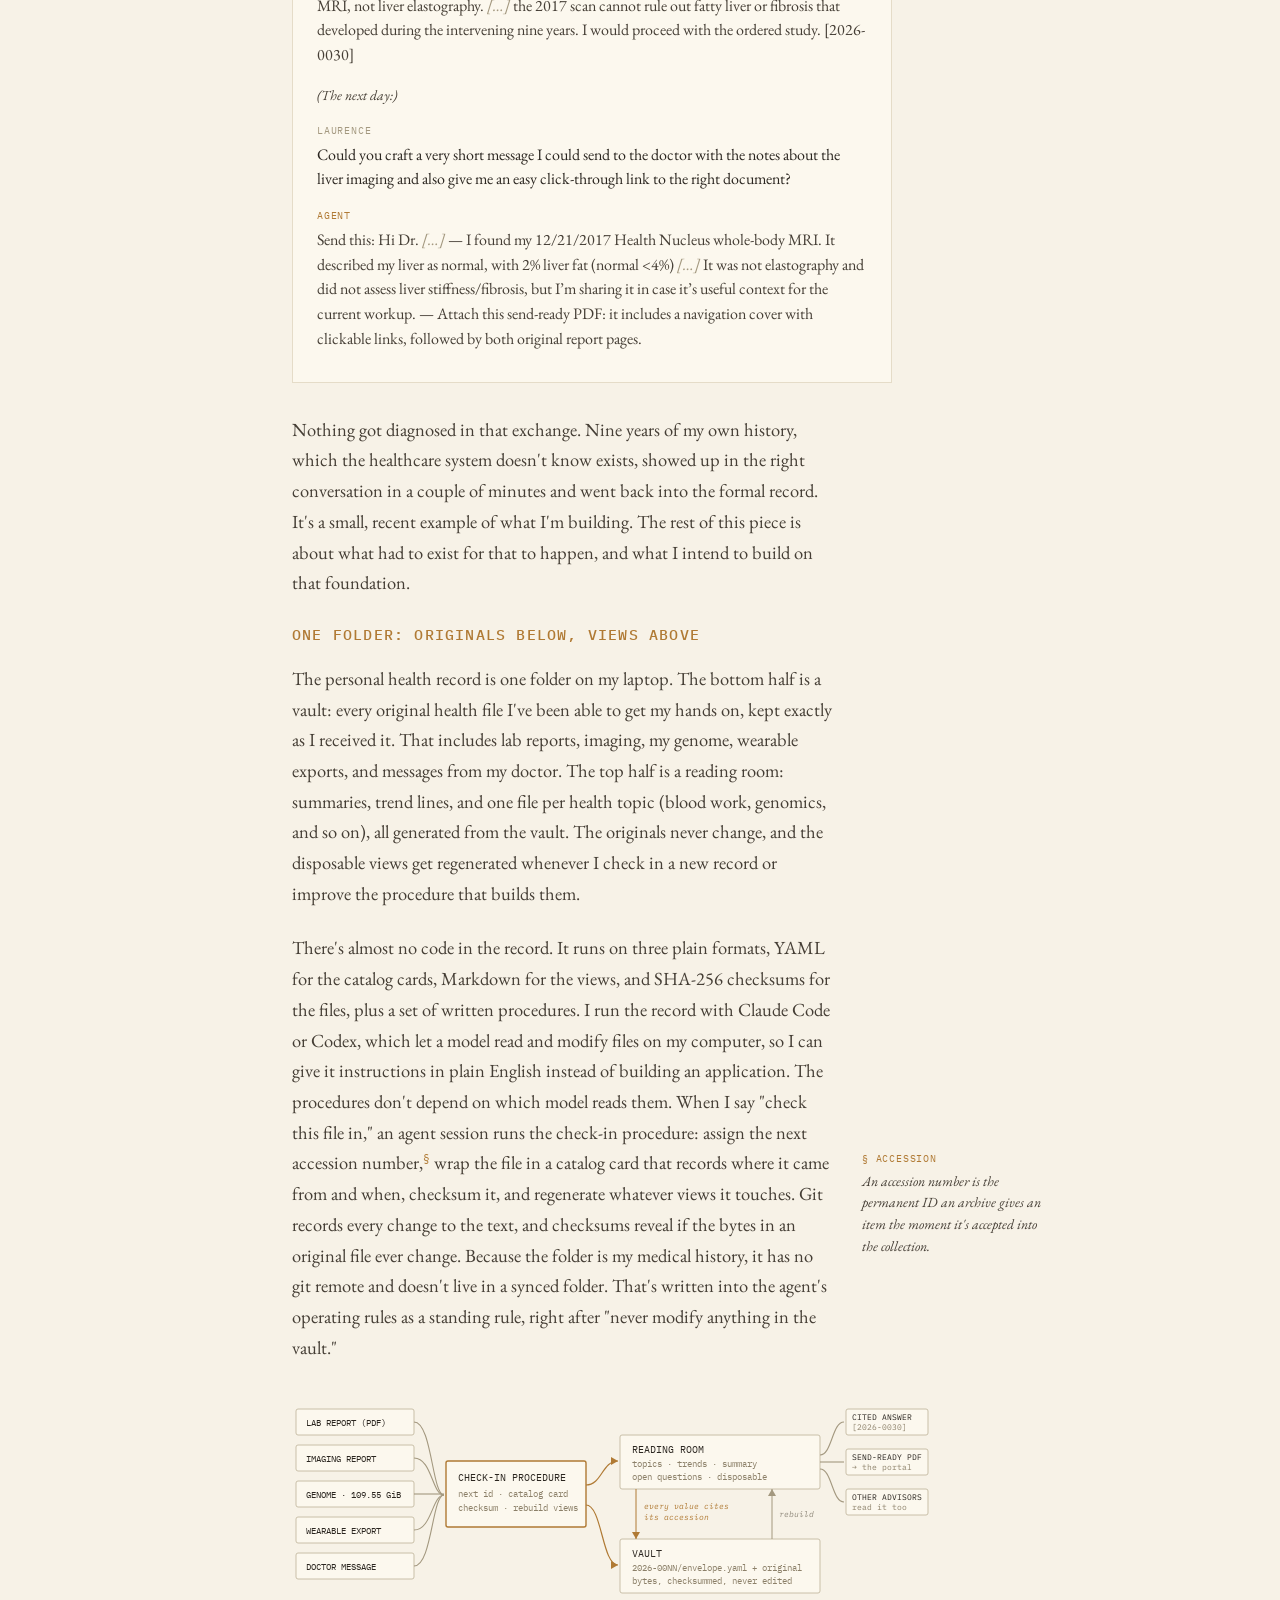
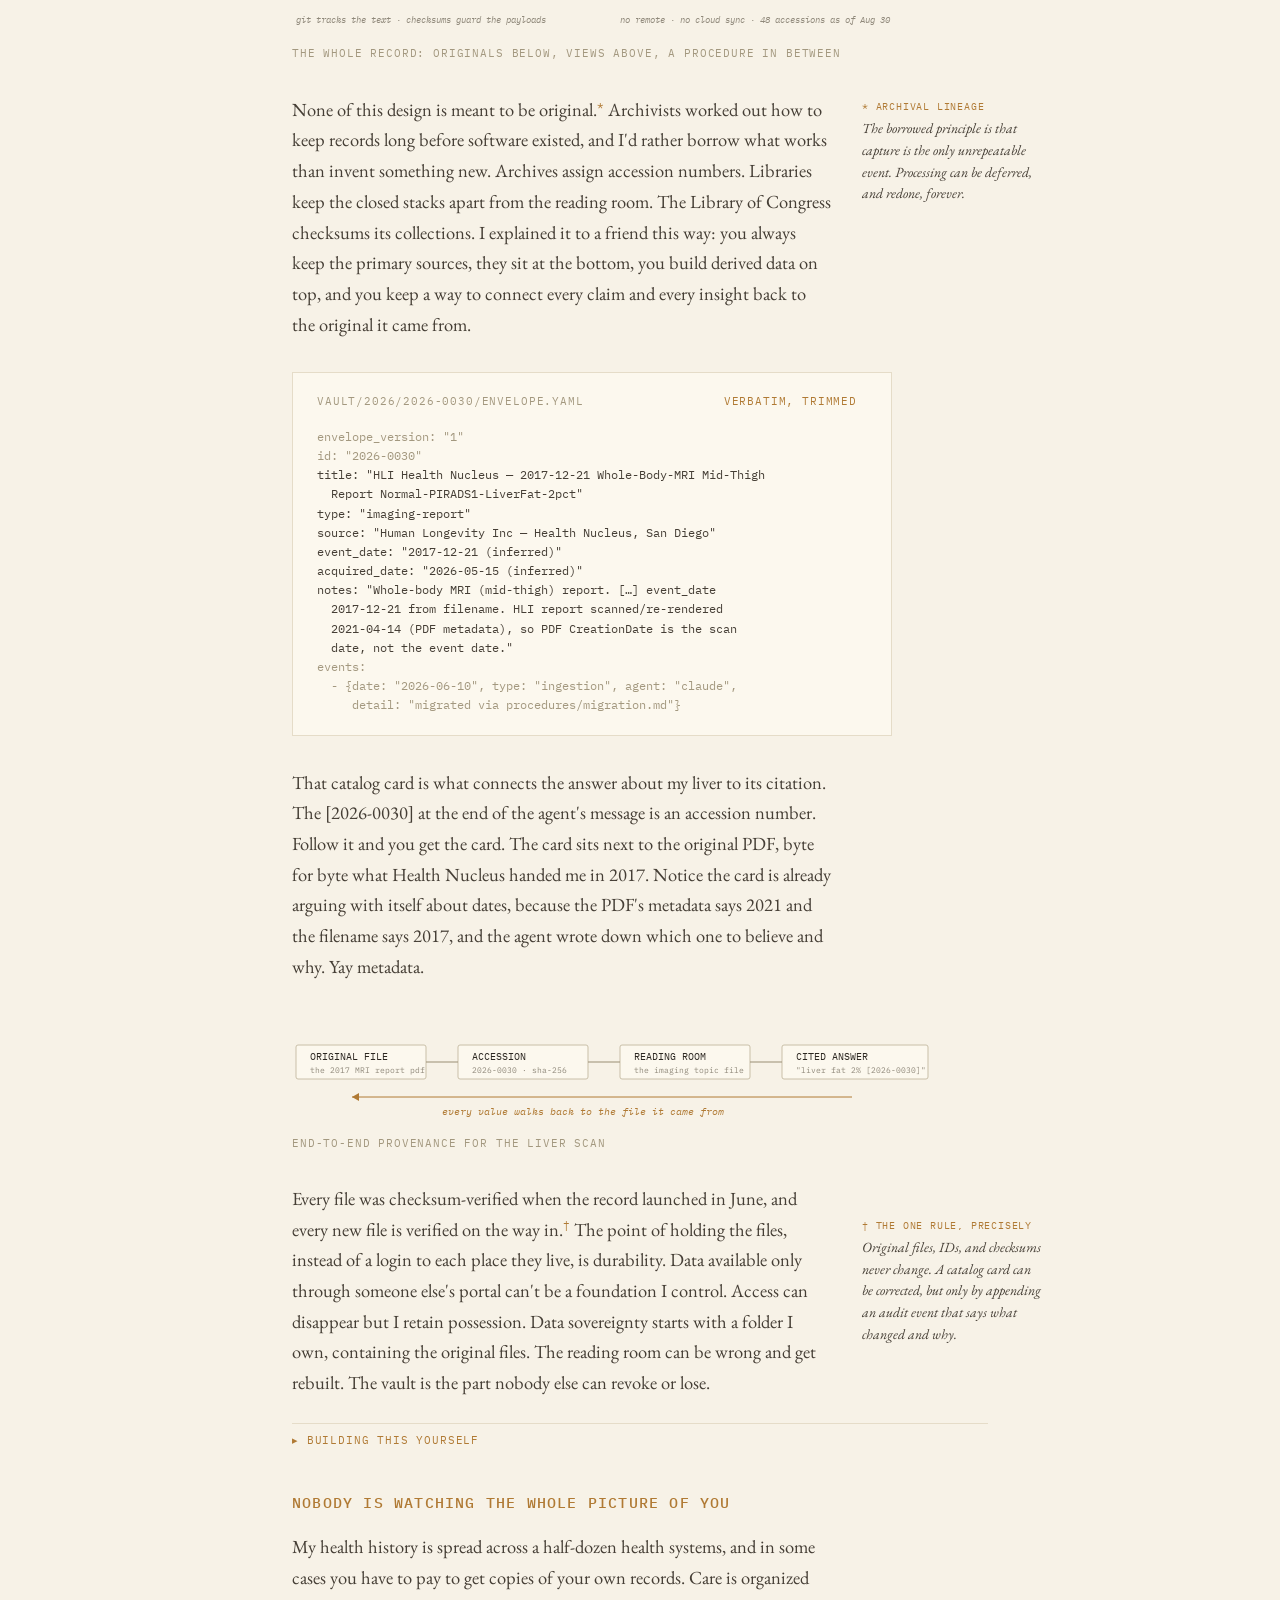
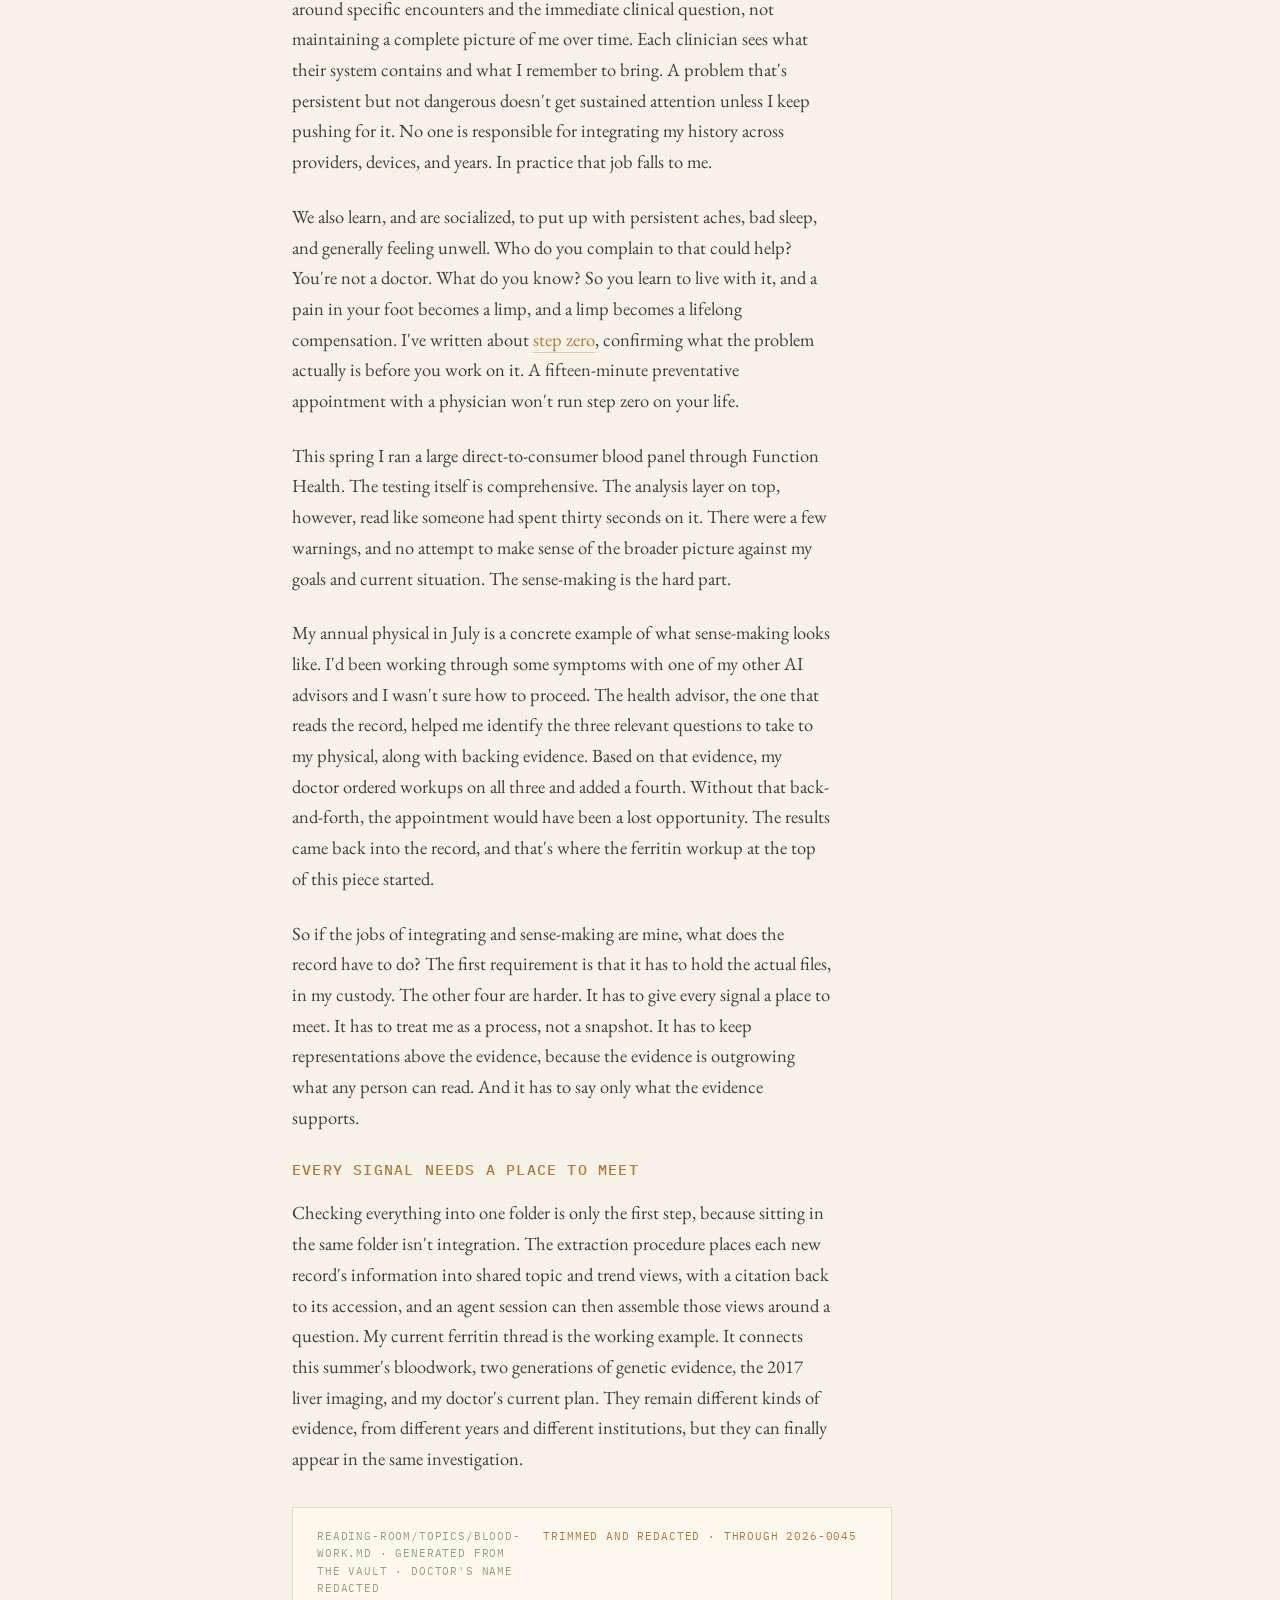
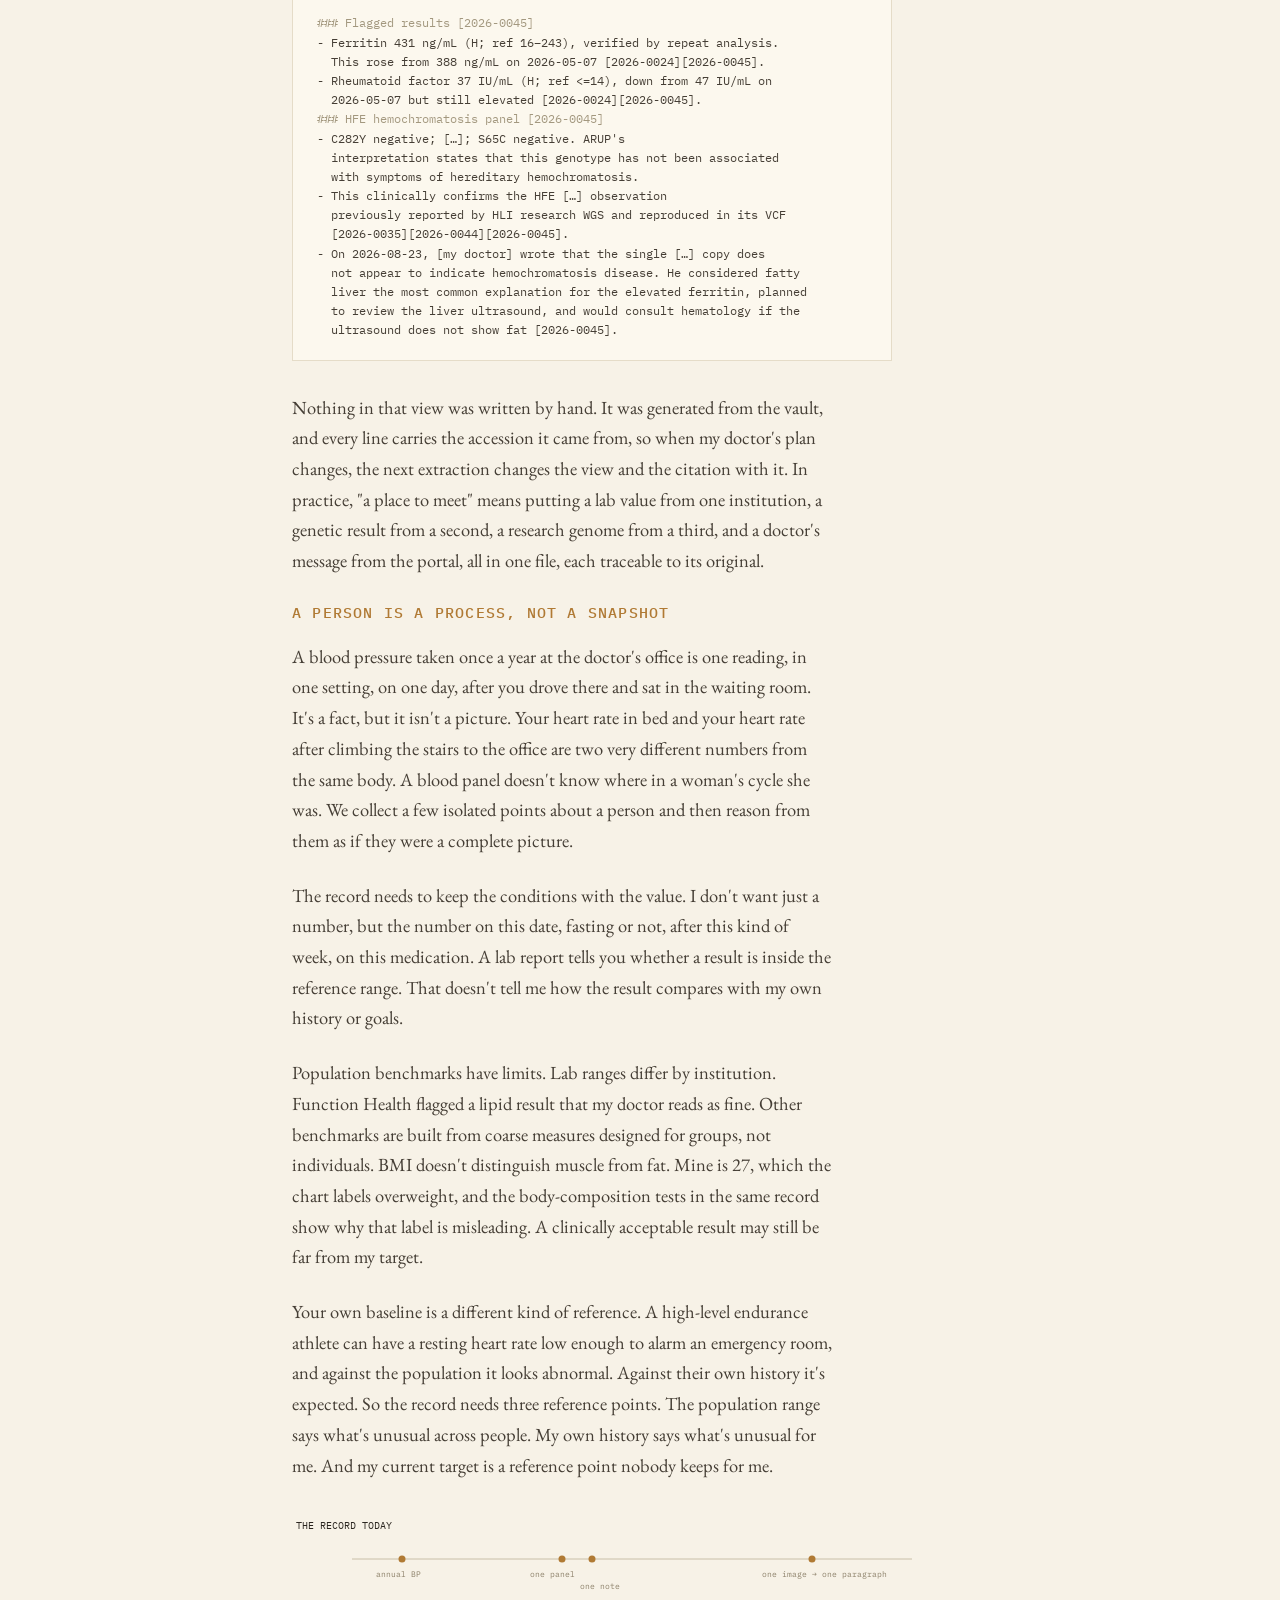
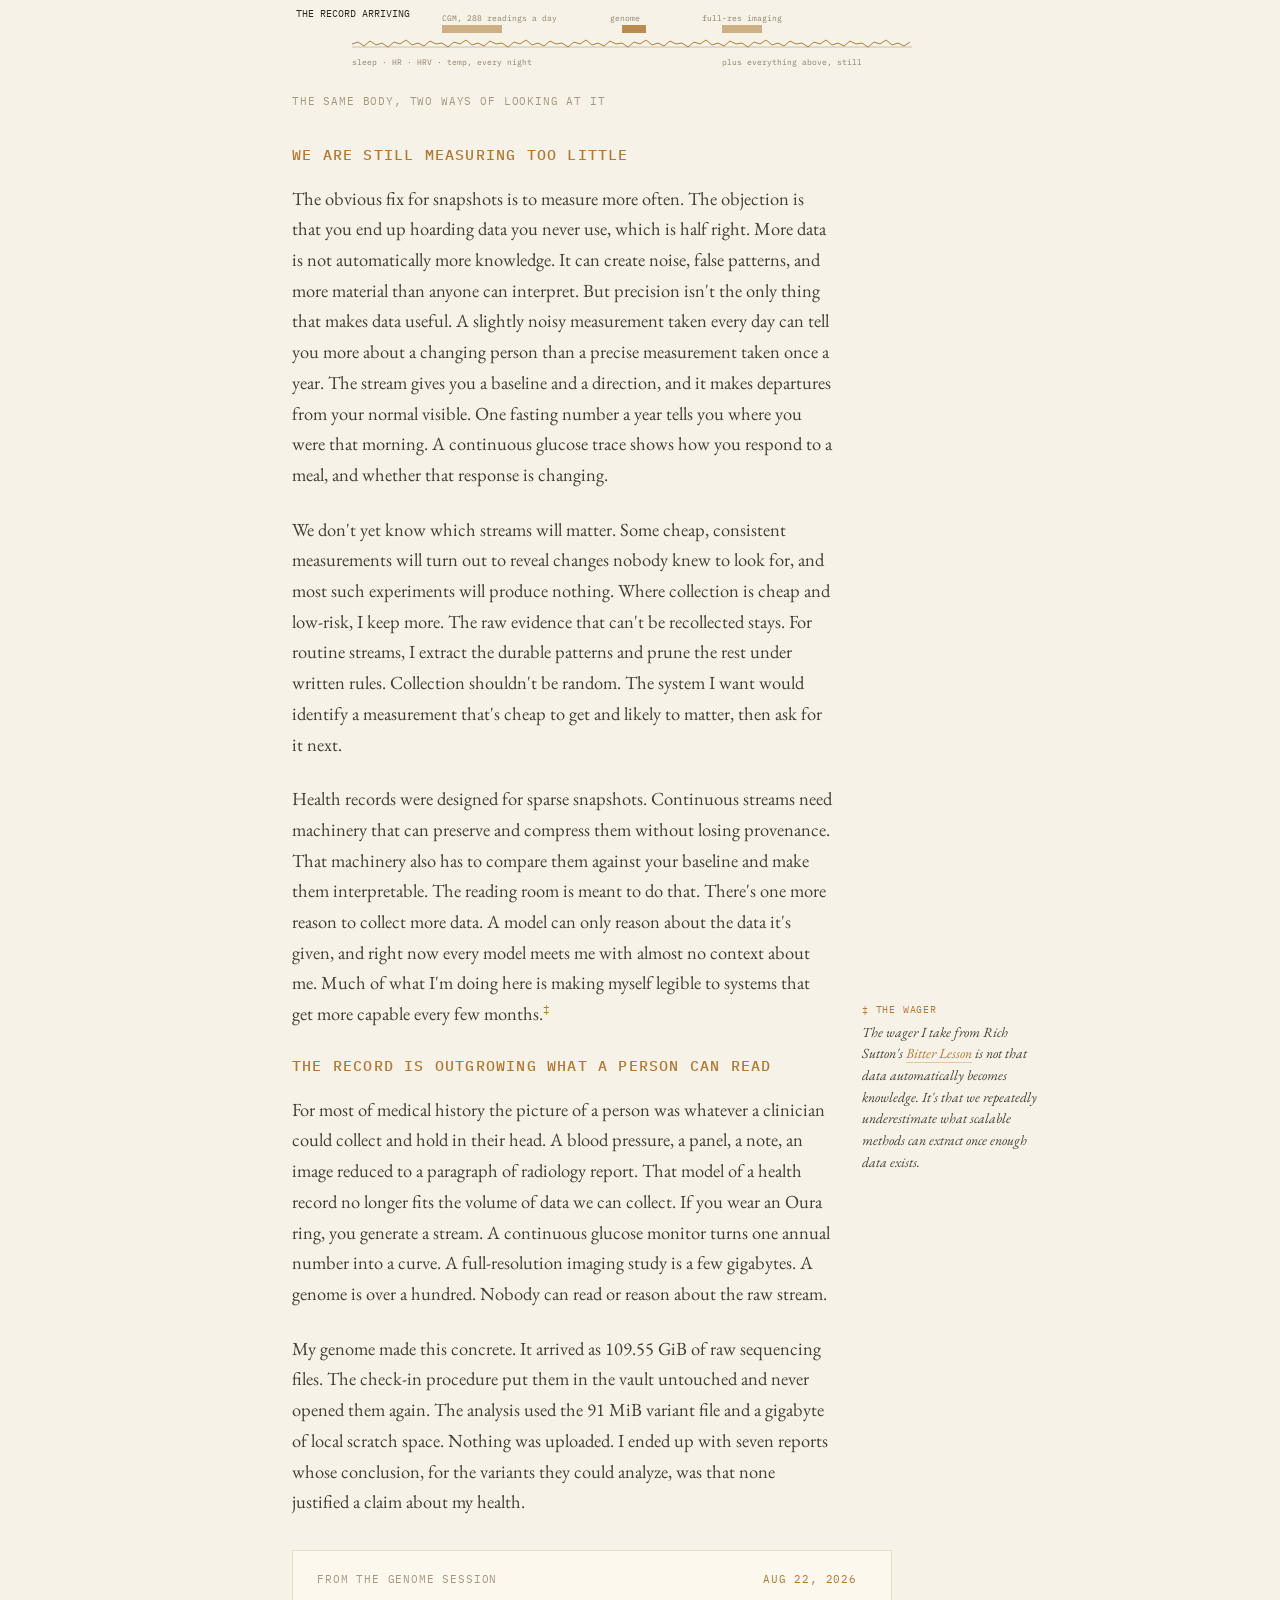
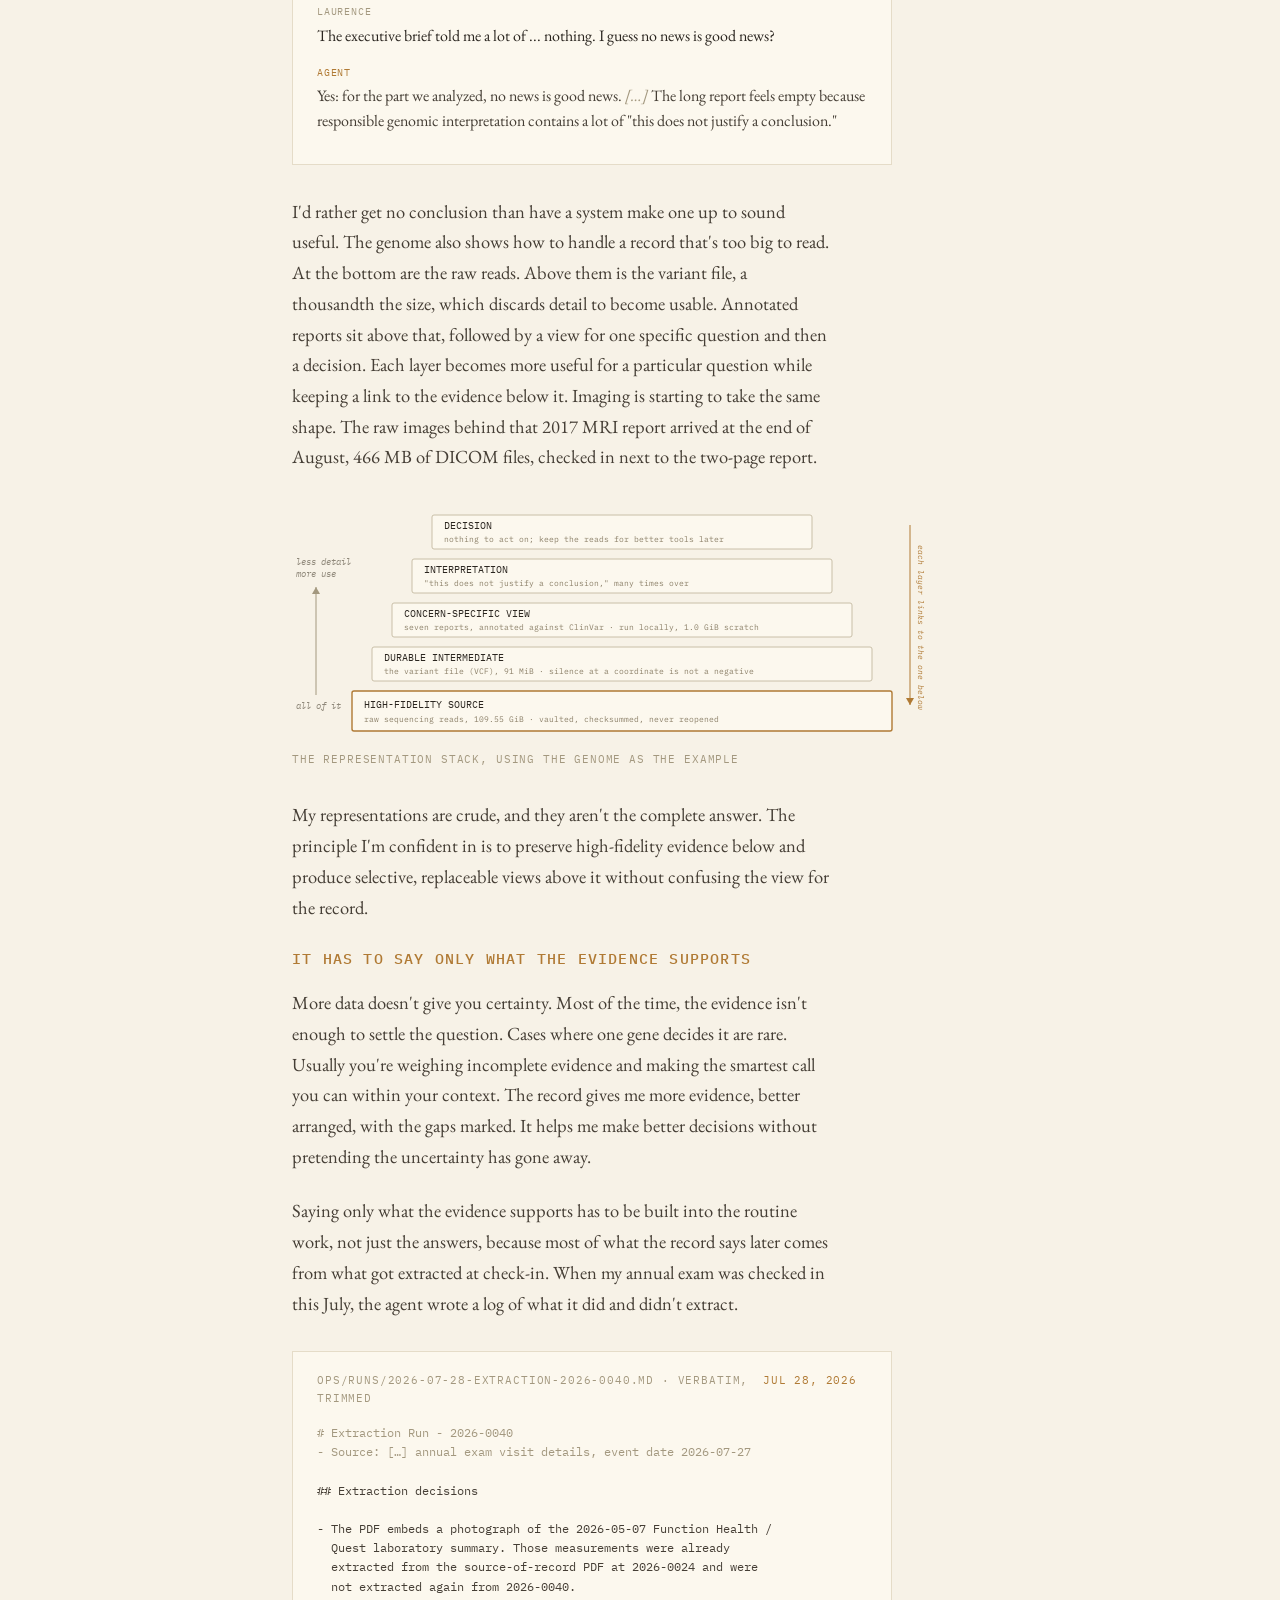
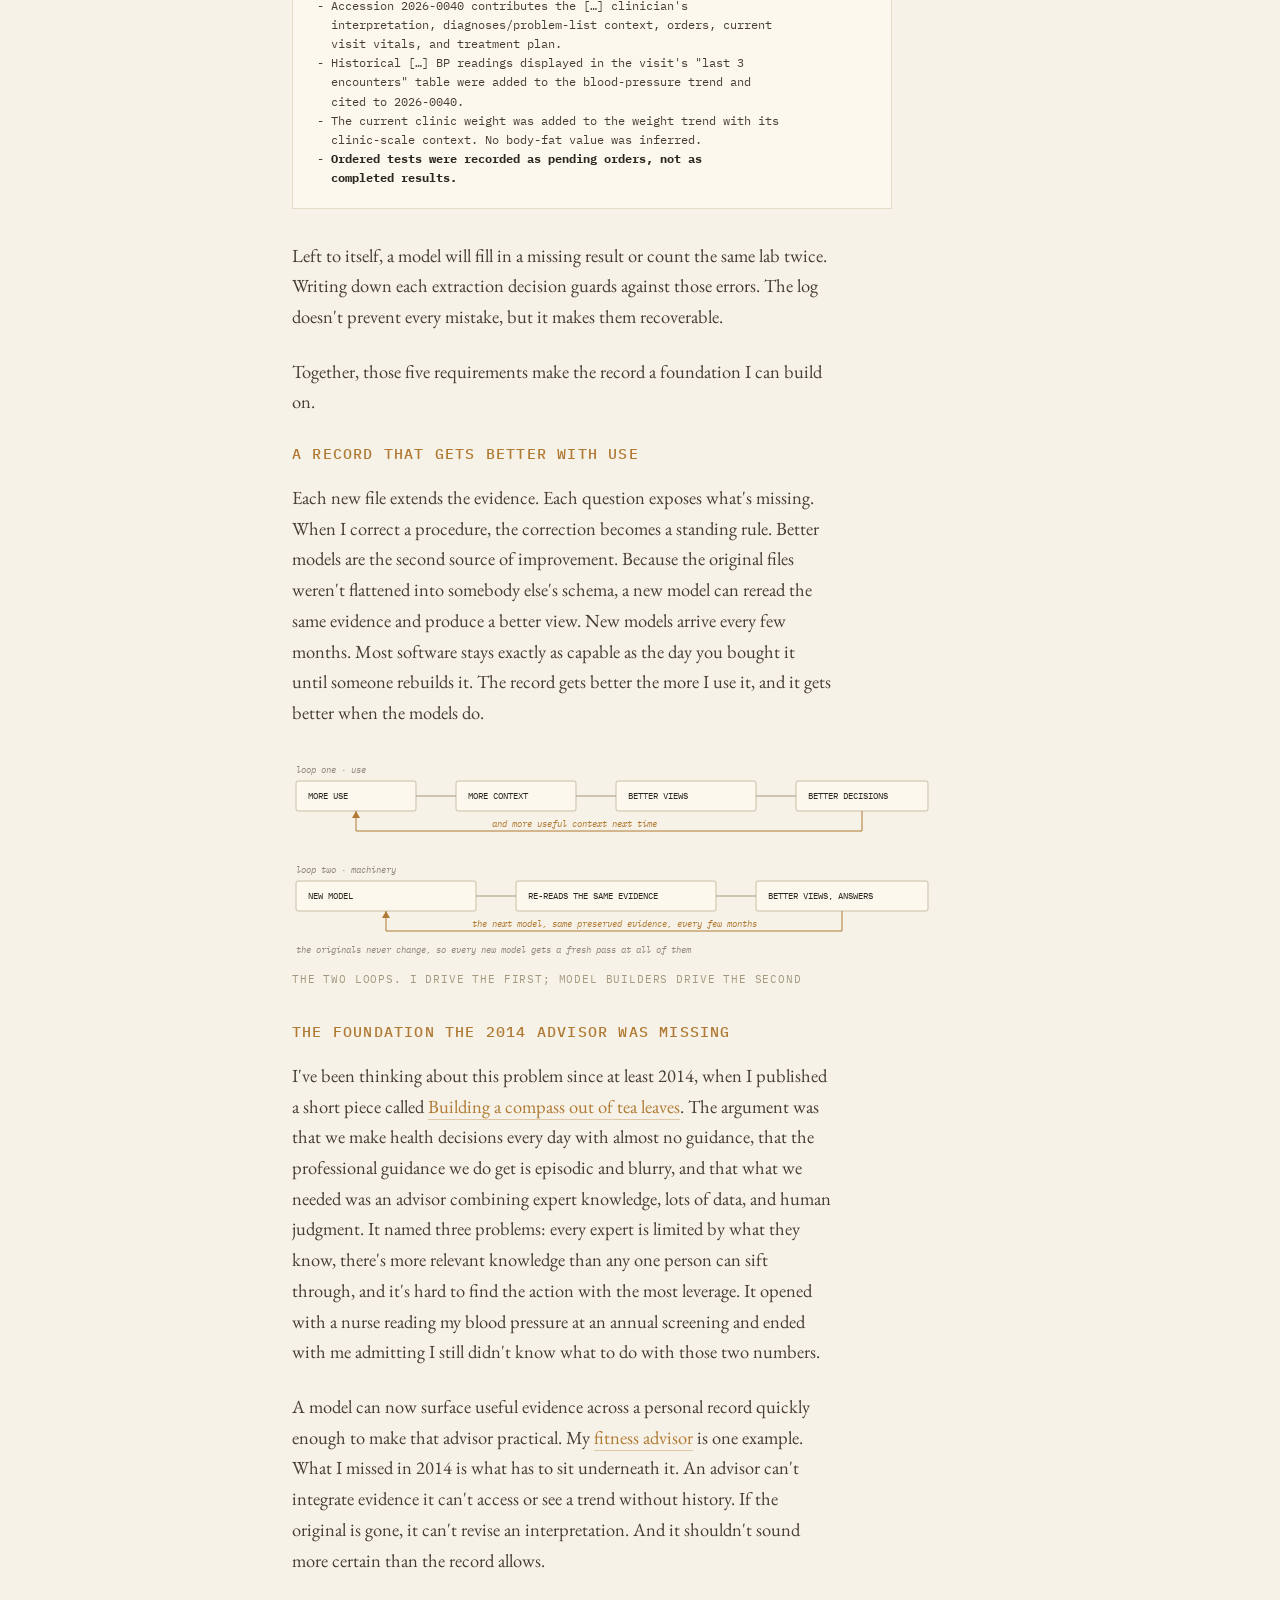
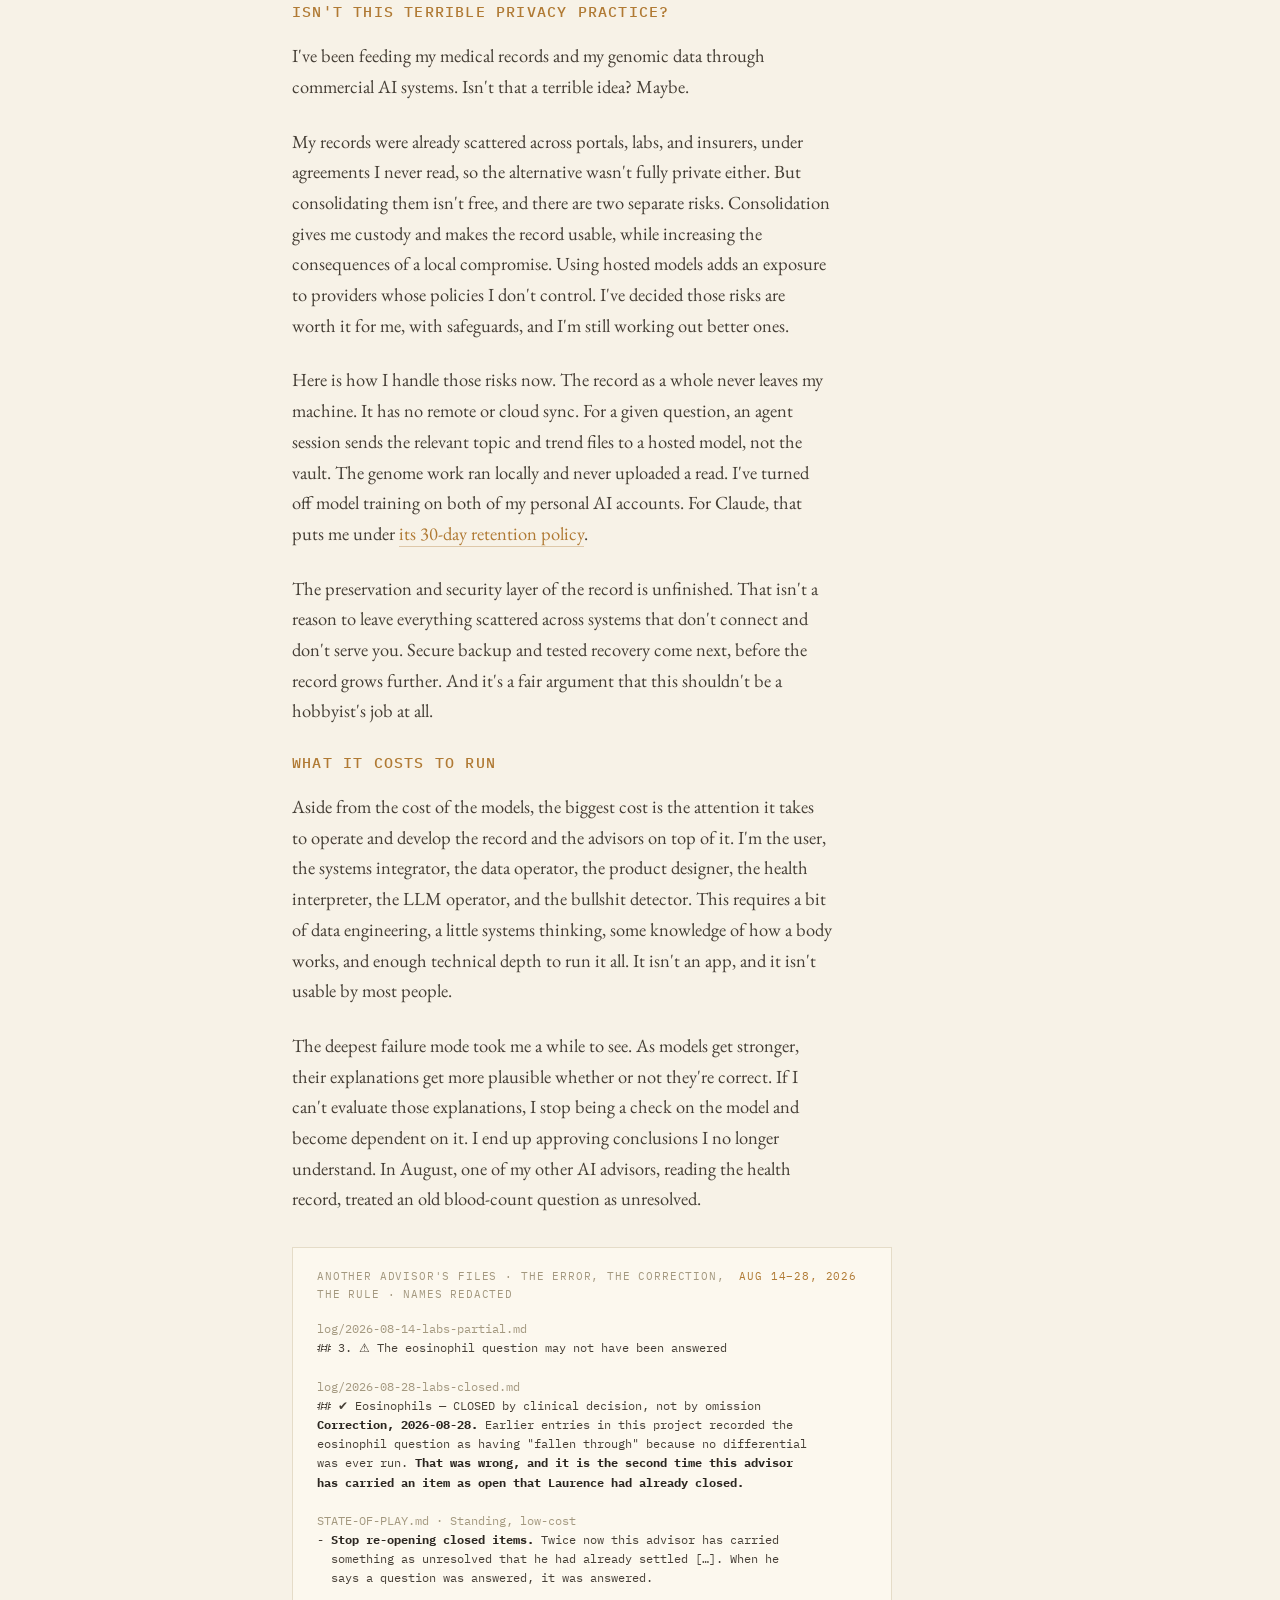
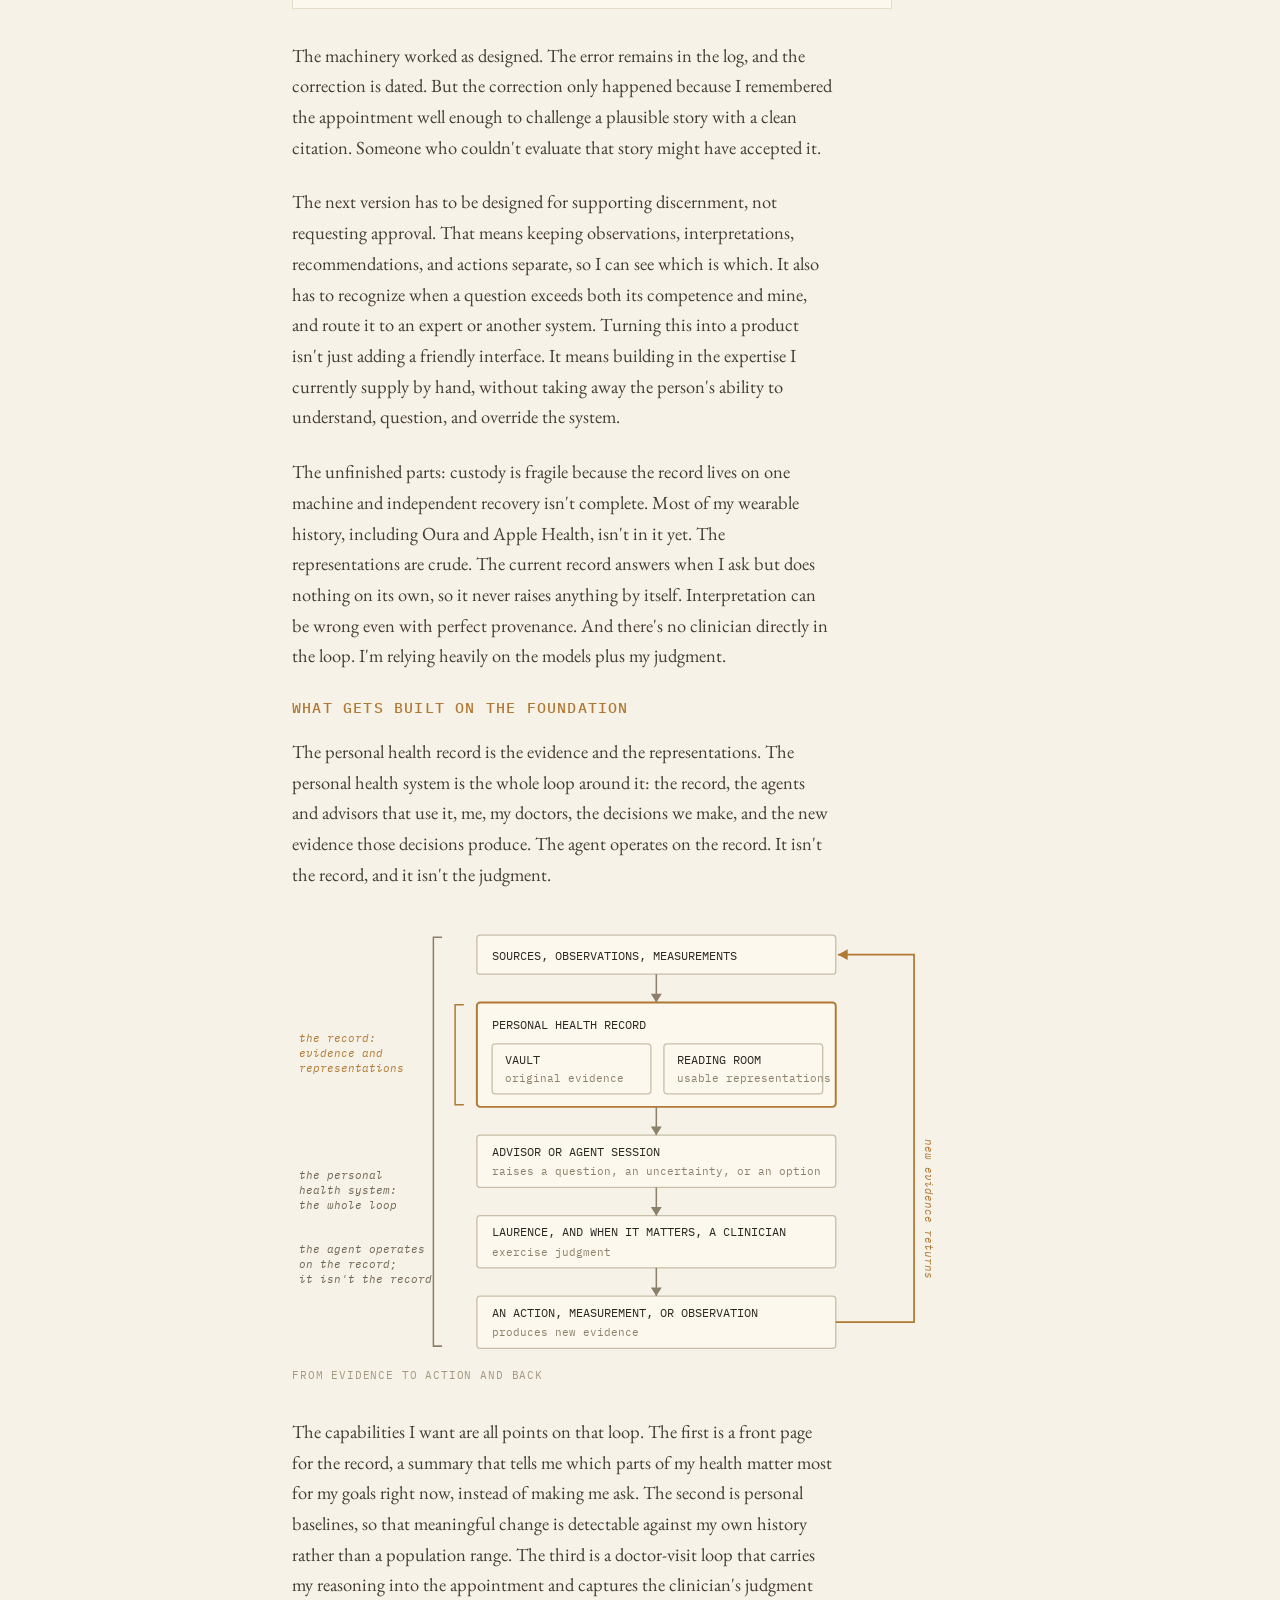
<file: writing/personal-health-record.html>
<!DOCTYPE html>
<html lang="en">
<head>
<meta charset="utf-8">
<meta name="viewport" content="width=device-width, initial-scale=1">
<title>Personal health record · Laurence Favrot</title>
<meta name="description" content="I'm assembling my health history in one folder. What it can do today, and the much larger system I'm building on that foundation.">
<meta property="og:title" content="Personal health record">
<meta property="og:description" content="I'm assembling my health history in one folder. What it can do today, and the much larger system I'm building on that foundation.">
<meta property="og:type" content="article">
<meta property="og:url" content="https://laurencefavrot.com/writing/personal-health-record.html">
<meta property="og:site_name" content="Laurence Favrot">
<meta property="og:image" content="https://laurencefavrot.com/og-image.png">
<meta property="og:image:width" content="1200">
<meta property="og:image:height" content="630">
<meta property="og:image:type" content="image/png">
<meta property="og:image:alt" content="Laurence Favrot — I'm building systems that consider the whole person.">
<meta name="twitter:card" content="summary_large_image">
<meta name="twitter:image" content="https://laurencefavrot.com/og-image.png">
<meta name="twitter:image:alt" content="Laurence Favrot — I'm building systems that consider the whole person.">
<link rel="canonical" href="https://laurencefavrot.com/writing/personal-health-record.html">
<link rel="icon" href="/favicon.svg" type="image/svg+xml">
<link rel="icon" href="/favicon-32.png" type="image/png" sizes="32x32">
<link rel="apple-touch-icon" href="/apple-touch-icon.png">
<meta name="theme-color" content="#1e1c19">
<link rel="preconnect" href="https://fonts.googleapis.com">
<link rel="preconnect" href="https://fonts.gstatic.com" crossorigin>
<link href="https://fonts.googleapis.com/css2?family=EB+Garamond:ital,wght@0,400;0,500;1,400;1,500&family=IBM+Plex+Mono:wght@400;500&display=swap" rel="stylesheet">
<link rel="stylesheet" href="../style.css">
<style>
.artifact{border:1px solid var(--paper-line);background:#fcf8ee;padding:20px 24px;margin:32px 0;max-width:600px}
.artifact .src{font-family:var(--mono);font-size:10.5px;letter-spacing:.08em;text-transform:uppercase;color:var(--faint);margin:0 0 16px;display:flex;justify-content:space-between;gap:12px}
.artifact .src .date{color:var(--amber-paper);white-space:nowrap}
.msg{margin:0 0 16px}
.msg:last-child{margin-bottom:0}
.msg .who{font-family:var(--mono);font-size:10px;letter-spacing:.08em;text-transform:uppercase;margin:0 0 4px;color:var(--faint)}
.msg.advisor .who{color:var(--amber-paper)}
.msg p{font-size:16px;line-height:1.55;margin:0 0 10px;max-width:none;color:var(--ink)}
.msg.advisor p{color:var(--body)}
.msg .cut{color:var(--faint);font-style:italic}
.stage{font-style:italic;color:var(--faint-italic);font-size:14px;margin:0 0 16px}
.filecard{font-family:var(--mono);font-size:12px;line-height:1.6;white-space:pre-wrap;color:var(--body);margin:0}
.filecard .fm{color:var(--faint)}
.filecard .meta{color:var(--faint)}
.filecard strong{color:var(--ink)}
.gridcard{font-family:var(--mono);font-size:12px;line-height:1.6;color:var(--body);margin:0;overflow-x:auto;-webkit-overflow-scrolling:touch}
.gridcard strong{color:var(--ink)}
.gridcard .on{color:var(--amber-paper)}
.fn{font-family:var(--mono);font-size:11px;color:var(--amber-paper);vertical-align:super;line-height:0}
details.unfold{margin-top:4px;margin-bottom:40px}
details.unfold summary{font-family:var(--mono);font-size:10.5px;letter-spacing:.08em;text-transform:uppercase;color:var(--amber-paper);cursor:pointer;list-style:none;padding:8px 0 2px;border-top:1px solid var(--paper-line)}
details.unfold summary::before{content:"\25B8\00a0"}
details.unfold[open] summary::before{content:"\25BE\00a0"}
details.unfold summary::-webkit-details-marker{display:none}
details.unfold[open] summary{margin-bottom:14px}
details.unfold p{font-size:16.5px;line-height:1.6}
.diagram{margin:32px 0;max-width:640px;overflow-x:auto;-webkit-overflow-scrolling:touch}
.diagram svg{width:100%;height:auto;display:block}
.diagram figcaption{font-family:var(--mono);font-size:10.5px;letter-spacing:.08em;text-transform:uppercase;color:var(--faint);margin-top:10px}
@media(max-width:640px){.diagram svg{min-width:560px}}
.draftnote{border:1px dashed var(--amber-paper-dim);padding:12px 16px;margin:0 0 40px;max-width:600px;font-family:var(--mono);font-size:11.5px;line-height:1.6;color:var(--faint)}
.pan{position:relative}
@media(max-width:640px){
.artifact .src{flex-direction:column;gap:2px}
.artifact .src span{white-space:normal}
.pan::after{content:"";position:absolute;top:0;right:0;bottom:0;width:40px;background:linear-gradient(to right,rgba(247,242,231,0),var(--paper));pointer-events:none}
.artifact .pan::after{background:linear-gradient(to right,rgba(252,248,238,0),#fcf8ee)}
}
figure.flagship{max-width:696px}
@media(max-width:640px){figure.flagship svg{min-width:600px}}
</style>
</head>
<body class="paper wide">
<main>
<nav>
<a class="name" href="../index.html">Laurence Favrot</a>
<div class="links">
<a href="../now.html">Now</a>
<a href="../work/">Work</a>
<a href="../writing.html" aria-current="page">Writing</a>
</div>
</nav>

<p class="kicker">Case study · September 2026</p>

<h1 style="margin-bottom:12px">Personal health record</h1>

<p class="dek">I'm assembling my health history in one folder. What it can do today, and the much larger system I'm building on that foundation.</p>

<div class="lede">
<p>I've raised my expectations for my health and wellbeing. Most of us learn to live with problems that never seem serious enough to bring to a doctor. I want to feel at my best as often as possible, with the kind of care a professional athlete gets from the team around them. I can't hire that team, so I'm building the parts of it I can.</p>
<p>I've started with a personal health record I own, bringing together the evidence that my AI advisors and I need to work from a fuller picture of me. I'm now investigating symptoms I'd lived with for years and had come to accept as normal.</p>
</div>

<h2>The nine-year-old scan</h2>

<p>In August, my doctor told me that my ferritin and rheumatoid factor were still elevated, and he didn't have a clean explanation for either. He ordered a liver elastography, a scan that measures fat and stiffness in the liver. That surprised me. I rarely drink, I'm lean and active. I wasn't trying to rule out a liver problem but I wanted to know whether I already had evidence that could put it in my specific context. Nine years ago I'd had a whole-body MRI done, and I vaguely remembered that it said something about my liver. Was anything in there relevant?</p>

<p>I asked the agent that runs my personal health record, and two minutes later I had that prior evidence. The December 2017 scan had looked at my liver and put liver fat at 2 percent, with anything under 4 percent counted as normal. It also came with caveats: the scan is nine years old, it wasn't elastography, it never measured stiffness, and it couldn't rule out anything that developed since. In other words, the old result didn't make the new scan unnecessary. I then asked for a short note for my doctor along with the relevant data for review. The agent built that document, which I sent directly to the doctor.</p>

<div class="artifact">
<p class="src"><span>from the session log · doctor's name redacted</span><span class="date">Aug 16–17, 2026</span></p>
<div class="msg"><p class="who">Laurence</p>
<p>Would this have been reviewed as part of my whole body scan? Is there anything about my liver in the Health Nucleus reports? Or in any other records that might bear on this question?</p></div>
<div class="msg advisor"><p class="who">Agent</p>
<p>Yes&mdash;your liver was explicitly reviewed in the 2017 Health Nucleus whole-body MRI, and the result was reassuring at that time. <strong>Liver fat: 2%</strong>, with the report defining normal as under 4% <span class="cut">[&hellip;]</span> The crucial caveat: this was a December 2017 noncontrast whole-body screening MRI, not liver elastography. <span class="cut">[&hellip;]</span> the 2017 scan cannot rule out fatty liver or fibrosis that developed during the intervening nine years. I would proceed with the ordered study. [2026-0030]</p></div>
<p class="stage">(The next day:)</p>
<div class="msg"><p class="who">Laurence</p>
<p>Could you craft a very short message I could send to the doctor with the notes about the liver imaging and also give me an easy click-through link to the right document?</p></div>
<div class="msg advisor"><p class="who">Agent</p>
<p>Send this: Hi Dr. <span class="cut">[&hellip;]</span> &mdash; I found my 12/21/2017 Health Nucleus whole-body MRI. It described my liver as normal, with 2% liver fat (normal &lt;4%) <span class="cut">[&hellip;]</span> It was not elastography and did not assess liver stiffness/fibrosis, but I&rsquo;m sharing it in case it&rsquo;s useful context for the current workup. &mdash; Attach this send-ready PDF: it includes a navigation cover with clickable links, followed by both original report pages.</p></div>
</div>

<p>Nothing got diagnosed in that exchange. Nine years of my own history, which the healthcare system doesn't know exists, showed up in the right conversation in a couple of minutes and went back into the formal record. It's a small, recent example of what I'm building. The rest of this piece is about what had to exist for that to happen, and what I intend to build on that foundation.</p>

<h2>One folder: originals below, views above</h2>

<p>The personal health record is one folder on my laptop. The bottom half is a vault: every original health file I've been able to get my hands on, kept exactly as I received it. That includes lab reports, imaging, my genome, wearable exports, and messages from my doctor. The top half is a reading room: summaries, trend lines, and one file per health topic (blood work, genomics, and so on), all generated from the vault. The originals never change, and the disposable views get regenerated whenever I check in a new record or improve the procedure that builds them.</p>

<aside class="note"><div><p class="label">§ accession</p><p>An accession number is the permanent ID an archive gives an item the moment it's accepted into the collection.</p></div></aside>

<p>There's almost no code in the record. It runs on three plain formats, YAML for the catalog cards, Markdown for the views, and SHA-256 checksums for the files, plus a set of written procedures. I run the record with Claude Code or Codex, which let a model read and modify files on my computer, so I can give it instructions in plain English instead of building an application. The procedures don't depend on which model reads them. When I say "check this file in," an agent session runs the check-in procedure: assign the next accession number,<span class="fn">§</span> wrap the file in a catalog card that records where it came from and when, checksum it, and regenerate whatever views it touches. Git records every change to the text, and checksums reveal if the bytes in an original file ever change. Because the folder is my medical history, it has no git remote and doesn't live in a synced folder. That's written into the agent's operating rules as a standing rule, right after "never modify anything in the vault."</p>

<figure class="diagram">
<div class="pan"><svg viewBox="0 0 640 240" xmlns="http://www.w3.org/2000/svg" font-family="IBM Plex Mono, monospace" role="img" aria-label="Inputs flow through a check-in procedure into a vault of originals and a reading room of regenerated views; answers, exports, and other advisors read from the reading room, and every view keeps a link back down to the vault.">
  <g font-size="9" fill="#2b2620">
    <g stroke="#c9bfa8" fill="#fcf8ee">
      <rect x="4" y="14" width="118" height="26" rx="2"/>
      <rect x="4" y="50" width="118" height="26" rx="2"/>
      <rect x="4" y="86" width="118" height="26" rx="2"/>
      <rect x="4" y="122" width="118" height="26" rx="2"/>
      <rect x="4" y="158" width="118" height="26" rx="2"/>
    </g>
    <text x="14" y="31">LAB REPORT (PDF)</text>
    <text x="14" y="67">IMAGING REPORT</text>
    <text x="14" y="103">GENOME · 109.55 GiB</text>
    <text x="14" y="139">WEARABLE EXPORT</text>
    <text x="14" y="175">DOCTOR MESSAGE</text>
  </g>
  <g stroke="#a3987f" fill="none" stroke-width="1.1">
    <path d="M122 27 C 140 27, 140 100, 152 100"/>
    <path d="M122 63 C 140 63, 140 100, 152 100"/>
    <path d="M122 99 L 152 99"/>
    <path d="M122 135 C 140 135, 140 100, 152 100"/>
    <path d="M122 171 C 140 171, 140 100, 152 100"/>
  </g>
  <rect x="154" y="66" width="140" height="66" rx="2" fill="#fcf8ee" stroke="#b07a34" stroke-width="1.4"/>
  <text x="166" y="86" font-size="10" fill="#2b2620">CHECK-IN PROCEDURE</text>
  <text x="166" y="102" font-size="8.5" fill="#8c8069">next id · catalog card</text>
  <text x="166" y="116" font-size="8.5" fill="#8c8069">checksum · rebuild views</text>
  <g stroke="#b07a34" fill="none" stroke-width="1.2">
    <path d="M294 90 C 310 90, 310 66, 326 66"/>
    <path d="M294 110 C 310 110, 310 170, 326 170"/>
  </g>
  <path d="M326 66 l -7 -4 v 8 z" fill="#b07a34"/>
  <path d="M326 170 l -7 -4 v 8 z" fill="#b07a34"/>
  <rect x="328" y="40" width="200" height="54" rx="2" fill="#fcf8ee" stroke="#c9bfa8"/>
  <text x="340" y="58" font-size="10" fill="#2b2620">READING ROOM</text>
  <text x="340" y="72" font-size="8.5" fill="#8c8069">topics · trends · summary</text>
  <text x="340" y="85" font-size="8.5" fill="#8c8069">open questions · disposable</text>
  <rect x="328" y="144" width="200" height="54" rx="2" fill="#fcf8ee" stroke="#c9bfa8"/>
  <text x="340" y="162" font-size="10" fill="#2b2620">VAULT</text>
  <text x="340" y="176" font-size="8.5" fill="#8c8069">2026-00NN/envelope.yaml + original</text>
  <text x="340" y="189" font-size="8.5" fill="#8c8069">bytes, checksummed, never edited</text>
  <path d="M344 94 L 344 144" stroke="#b07a34" stroke-width="1" fill="none"/>
  <path d="M344 144 l -4 -7 h 8 z" fill="#b07a34"/>
  <text x="352" y="114" font-size="8" fill="#b07a34" font-style="italic">every value cites</text>
  <text x="352" y="125" font-size="8" fill="#b07a34" font-style="italic">its accession</text>
  <path d="M480 144 L 480 94" stroke="#a3987f" stroke-width="1" fill="none"/>
  <path d="M480 94 l -4 7 h 8 z" fill="#a3987f"/>
  <text x="487" y="122" font-size="8" fill="#8f887a" font-style="italic">rebuild</text>
  <g stroke="#a3987f" fill="none" stroke-width="1.1">
    <path d="M528 60 C 540 60, 540 27, 552 27"/>
    <path d="M528 67 L 552 67"/>
    <path d="M528 74 C 540 74, 540 107, 552 107"/>
  </g>
  <g stroke="#c9bfa8" fill="#fcf8ee">
    <rect x="554" y="14" width="82" height="26" rx="2"/>
    <rect x="554" y="54" width="82" height="26" rx="2"/>
    <rect x="554" y="94" width="82" height="26" rx="2"/>
  </g>
  <g font-size="8" fill="#2b2620">
    <text x="560" y="25">CITED ANSWER</text>
    <text x="560" y="35" fill="#8c8069">[2026-0030]</text>
    <text x="560" y="65">SEND-READY PDF</text>
    <text x="560" y="75" fill="#8c8069">→ the portal</text>
    <text x="560" y="105">OTHER ADVISORS</text>
    <text x="560" y="115" fill="#8c8069">read it too</text>
  </g>
  <text x="328" y="228" font-size="9" fill="#8f887a" font-style="italic">no remote · no cloud sync · 48 accessions as of Aug 30</text>
  <text x="4" y="228" font-size="9" fill="#8f887a" font-style="italic">git tracks the text · checksums guard the payloads</text>
</svg></div>
<figcaption>The whole record: originals below, views above, a procedure in between</figcaption>
</figure>

<aside class="note"><div><p class="label">* archival lineage</p><p>The borrowed principle is that capture is the only unrepeatable event. Processing can be deferred, and redone, forever.</p></div></aside>

<p>None of this design is meant to be original.<span class="fn">*</span> Archivists worked out how to keep records long before software existed, and I'd rather borrow what works than invent something new. Archives assign accession numbers. Libraries keep the closed stacks apart from the reading room. The Library of Congress checksums its collections. I explained it to a friend this way: you always keep the primary sources, they sit at the bottom, you build derived data on top, and you keep a way to connect every claim and every insight back to the original it came from.</p>

<div class="artifact">
<p class="src"><span>vault/2026/2026-0030/envelope.yaml</span><span class="date">verbatim, trimmed</span></p>
<pre class="filecard"><span class="fm">envelope_version: "1"
id: "2026-0030"</span>
title: "HLI Health Nucleus &mdash; 2017-12-21 Whole-Body-MRI Mid-Thigh
  Report Normal-PIRADS1-LiverFat-2pct"
type: "imaging-report"
source: "Human Longevity Inc &mdash; Health Nucleus, San Diego"
event_date: "2017-12-21 (inferred)"
acquired_date: "2026-05-15 (inferred)"
notes: "Whole-body MRI (mid-thigh) report. <span class="cut">[&hellip;]</span> event_date
  2017-12-21 from filename. HLI report scanned/re-rendered
  2021-04-14 (PDF metadata), so PDF CreationDate is the scan
  date, not the event date."
<span class="meta">events:
  - {date: "2026-06-10", type: "ingestion", agent: "claude",
     detail: "migrated via procedures/migration.md"}</span></pre>
</div>

<p>That catalog card is what connects the answer about my liver to its citation. The [2026-0030] at the end of the agent's message is an accession number. Follow it and you get the card. The card sits next to the original PDF, byte for byte what Health Nucleus handed me in 2017. Notice the card is already arguing with itself about dates, because the PDF's metadata says 2021 and the filename says 2017, and the agent wrote down which one to believe and why. Yay metadata.</p>

<figure class="diagram">
<div class="pan"><svg viewBox="0 0 640 110" xmlns="http://www.w3.org/2000/svg" font-family="IBM Plex Mono, monospace" role="img" aria-label="Chain: original file, accession with checksum, reading-room view, cited answer. Every value walks back to the file it came from.">
  <g font-size="9.5" fill="#2b2620">
    <g stroke="#c9bfa8" fill="#fcf8ee">
      <rect x="4" y="30" width="130" height="34" rx="2"/>
      <rect x="166" y="30" width="130" height="34" rx="2"/>
      <rect x="328" y="30" width="130" height="34" rx="2"/>
      <rect x="490" y="30" width="146" height="34" rx="2"/>
    </g>
    <text x="18" y="45">ORIGINAL FILE</text>
    <text x="18" y="58" font-size="8" fill="#8f887a">the 2017 MRI report pdf</text>
    <text x="180" y="45">ACCESSION</text>
    <text x="180" y="58" font-size="8" fill="#8f887a">2026-0030 · sha-256</text>
    <text x="342" y="45">READING ROOM</text>
    <text x="342" y="58" font-size="8" fill="#8f887a">the imaging topic file</text>
    <text x="504" y="45">CITED ANSWER</text>
    <text x="504" y="58" font-size="8" fill="#8f887a">"liver fat 2% [2026-0030]"</text>
    <g stroke="#a3987f" stroke-width="1.1">
      <path d="M134 47 L 166 47"/><path d="M296 47 L 328 47"/><path d="M458 47 L 490 47"/>
    </g>
  </g>
  <path d="M560 82 L 60 82" stroke="#b07a34" stroke-width="1" fill="none"/>
  <path d="M60 82 l 7 -4 v 8 z" fill="#b07a34"/>
  <text x="150" y="100" font-size="9.5" fill="#b07a34" font-style="italic">every value walks back to the file it came from</text>
</svg></div>
<figcaption>End-to-end provenance for the liver scan</figcaption>
</figure>

<aside class="note"><div><p class="label">† the one rule, precisely</p><p>Original files, IDs, and checksums never change. A catalog card can be corrected, but only by appending an audit event that says what changed and why.</p></div></aside>

<p>Every file was checksum-verified when the record launched in June, and every new file is verified on the way in.<span class="fn">†</span> The point of holding the files, instead of a login to each place they live, is durability. Data available only through someone else's portal can't be a foundation I control. Access can disappear but I retain possession. Data sovereignty starts with a folder I own, containing the original files. The reading room can be wrong and get rebuilt. The vault is the part nobody else can revoke or lose.</p>

<details class="unfold">
<summary>building this yourself</summary>
<p>If you want to copy this approach, these are the eight steps. 1) Preserve the original files untouched. 2) Give each accepted file a stable ID and a card that records where it came from. 3) Verify integrity with checksums. 4) Generate replaceable views instead of editing originals. 5) Link every extracted claim back to its source. 6) Record corrections as new entries that supersede the old, never as rewrites. 7) Give the agent written procedures for check-in, retrieval, and what to do when it doesn't know. 8) Back up, and test the restore (the step I haven't finished myself). I wrote a plain-language walkthrough for a friend that covers the rest; you can reach out if you want it, or I'll eventually put it on GitHub.</p>
</details>

<h2>Nobody is watching the whole picture of you</h2>

<p>My health history is spread across a half-dozen health systems, and in some cases you have to pay to get copies of your own records. Care is organized around specific encounters and the immediate clinical question, not maintaining a complete picture of me over time. Each clinician sees what their system contains and what I remember to bring. A problem that's persistent but not dangerous doesn't get sustained attention unless I keep pushing for it. No one is responsible for integrating my history across providers, devices, and years. In practice that job falls to me.</p>

<p>We also learn, and are socialized, to put up with persistent aches, bad sleep, and generally feeling unwell. Who do you complain to that could help? You're not a doctor. What do you know? So you learn to live with it, and a pain in your foot becomes a limp, and a limp becomes a lifelong compensation. I've written about <a href="what-are-you-actually-solving.html">step zero</a>, confirming what the problem actually is before you work on it. A fifteen-minute preventative appointment with a physician won't run step zero on your life.</p>

<p>This spring I ran a large direct-to-consumer blood panel through Function Health. The testing itself is comprehensive. The analysis layer on top, however, read like someone had spent thirty seconds on it. There were a few warnings, and no attempt to make sense of the broader picture against my goals and current situation. The sense-making is the hard part.</p>

<p>My annual physical in July is a concrete example of what sense-making looks like. I'd been working through some symptoms with one of my other AI advisors and I wasn't sure how to proceed. The health advisor, the one that reads the record, helped me identify the three relevant questions to take to my physical, along with backing evidence. Based on that evidence, my doctor ordered workups on all three and added a fourth. Without that back-and-forth, the appointment would have been a lost opportunity. The results came back into the record, and that's where the ferritin workup at the top of this piece started.</p>

<p>So if the jobs of integrating and sense-making are mine, what does the record have to do? The first requirement is that it has to hold the actual files, in my custody. The other four are harder. It has to give every signal a place to meet. It has to treat me as a process, not a snapshot. It has to keep representations above the evidence, because the evidence is outgrowing what any person can read. And it has to say only what the evidence supports.</p>

<h2>Every signal needs a place to meet</h2>

<p>Checking everything into one folder is only the first step, because sitting in the same folder isn't integration. The extraction procedure places each new record's information into shared topic and trend views, with a citation back to its accession, and an agent session can then assemble those views around a question. My current ferritin thread is the working example. It connects this summer's bloodwork, two generations of genetic evidence, the 2017 liver imaging, and my doctor's current plan. They remain different kinds of evidence, from different years and different institutions, but they can finally appear in the same investigation.</p>

<div class="artifact">
<p class="src"><span>reading-room/topics/blood-work.md · generated from the vault · doctor's name redacted</span><span class="date">trimmed and redacted · through 2026-0045</span></p>
<pre class="filecard"><span class="meta">### Flagged results [2026-0045]</span>
- Ferritin 431 ng/mL (H; ref 16&ndash;243), verified by repeat analysis.
  This rose from 388 ng/mL on 2026-05-07 [2026-0024][2026-0045].
- Rheumatoid factor 37 IU/mL (H; ref &lt;=14), down from 47 IU/mL on
  2026-05-07 but still elevated [2026-0024][2026-0045].
<span class="meta">### HFE hemochromatosis panel [2026-0045]</span>
- C282Y negative; <span class="cut">[&hellip;]</span>; S65C negative. ARUP's
  interpretation states that this genotype has not been associated
  with symptoms of hereditary hemochromatosis.
- This clinically confirms the HFE <span class="cut">[&hellip;]</span> observation
  previously reported by HLI research WGS and reproduced in its VCF
  [2026-0035][2026-0044][2026-0045].
- On 2026-08-23, <span class="cut">[my doctor]</span> wrote that the single <span class="cut">[&hellip;]</span> copy does
  not appear to indicate hemochromatosis disease. He considered fatty
  liver the most common explanation for the elevated ferritin, planned
  to review the liver ultrasound, and would consult hematology if the
  ultrasound does not show fat [2026-0045].</pre>
</div>

<p>Nothing in that view was written by hand. It was generated from the vault, and every line carries the accession it came from, so when my doctor's plan changes, the next extraction changes the view and the citation with it. In practice, "a place to meet" means putting a lab value from one institution, a genetic result from a second, a research genome from a third, and a doctor's message from the portal, all in one file, each traceable to its original.</p>

<h2>A person is a process, not a snapshot</h2>

<p>A blood pressure taken once a year at the doctor's office is one reading, in one setting, on one day, after you drove there and sat in the waiting room. It's a fact, but it isn't a picture. Your heart rate in bed and your heart rate after climbing the stairs to the office are two very different numbers from the same body. A blood panel doesn't know where in a woman's cycle she was. We collect a few isolated points about a person and then reason from them as if they were a complete picture.</p>

<p>The record needs to keep the conditions with the value. I don't want just a number, but the number on this date, fasting or not, after this kind of week, on this medication. A lab report tells you whether a result is inside the reference range. That doesn't tell me how the result compares with my own history or goals.</p>

<p>Population benchmarks have limits. Lab ranges differ by institution. Function Health flagged a lipid result that my doctor reads as fine. Other benchmarks are built from coarse measures designed for groups, not individuals. BMI doesn't distinguish muscle from fat. Mine is 27, which the chart labels overweight, and the body-composition tests in the same record show why that label is misleading. A clinically acceptable result may still be far from my target.</p>

<p>Your own baseline is a different kind of reference. A high-level endurance athlete can have a resting heart rate low enough to alarm an emergency room, and against the population it looks abnormal. Against their own history it's expected. So the record needs three reference points. The population range says what's unusual across people. My own history says what's unusual for me. And my current target is a reference point nobody keeps for me.</p>

<figure class="diagram">
<div class="pan"><svg viewBox="0 0 640 170" xmlns="http://www.w3.org/2000/svg" font-family="IBM Plex Mono, monospace" role="img" aria-label="Two timelines. The record today: four isolated dots across years, a blood pressure, a lab panel, a note, an image. The record arriving: a dense nightly stream, a continuous glucose curve, a genome block, full-resolution imaging.">
  <text x="4" y="16" font-size="10" fill="#2b2620">THE RECORD TODAY</text>
  <path d="M60 46 L 620 46" stroke="#c9bfa8" stroke-width="1"/>
  <g fill="#b07a34">
    <circle cx="110" cy="46" r="3.5"/><circle cx="270" cy="46" r="3.5"/><circle cx="300" cy="46" r="3.5"/><circle cx="520" cy="46" r="3.5"/>
  </g>
  <g font-size="8" fill="#8c8069">
    <text x="84" y="64">annual BP</text>
    <text x="238" y="64">one panel</text>
    <text x="288" y="76">one note</text>
    <text x="470" y="64">one image → one paragraph</text>
  </g>
  <text x="4" y="104" font-size="10" fill="#2b2620">THE RECORD ARRIVING</text>
  <path d="M60 134 L 620 134" stroke="#c9bfa8" stroke-width="1"/>
  <polyline fill="none" stroke="#b07a34" stroke-width="1" points="60,131 66,129 72,133 78,128 84,132 90,130 96,134 102,129 108,131 114,127 120,132 126,130 132,133 138,128 144,131 150,130 156,134 162,129 168,131 174,127 180,132 186,130 192,133 198,128 204,131 210,130 216,134 222,129 228,131 234,127 240,132 246,130 252,133 258,128 264,131 270,130 276,134 282,129 288,131 294,127 300,132 306,130 312,133 318,128 324,131 330,130 336,134 342,129 348,131 354,127 360,132 366,130 372,133 378,128 384,131 390,130 396,134 402,129 408,131 414,127 420,132 426,130 432,133 438,128 444,131 450,130 456,134 462,129 468,131 474,127 480,132 486,130 492,133 498,128 504,131 510,130 516,134 522,129 528,131 534,127 540,132 546,130 552,133 558,128 564,131 570,130 576,134 582,129 588,131 594,127 600,132 606,130 612,133 618,129"/>
  <rect x="150" y="112" width="60" height="8" fill="#b07a34" opacity=".55"/>
  <rect x="330" y="112" width="24" height="8" fill="#b07a34" opacity=".85"/>
  <rect x="430" y="112" width="40" height="8" fill="#b07a34" opacity=".55"/>
  <g font-size="8" fill="#8c8069">
    <text x="60" y="152">sleep · HR · HRV · temp, every night</text>
    <text x="150" y="108">CGM, 288 readings a day</text>
    <text x="318" y="108">genome</text>
    <text x="410" y="108">full-res imaging</text>
    <text x="430" y="152">plus everything above, still</text>
  </g>
</svg></div>
<figcaption>The same body, two ways of looking at it</figcaption>
</figure>

<h2>We are still measuring too little</h2>

<p>The obvious fix for snapshots is to measure more often. The objection is that you end up hoarding data you never use, which is half right. More data is not automatically more knowledge. It can create noise, false patterns, and more material than anyone can interpret. But precision isn't the only thing that makes data useful. A slightly noisy measurement taken every day can tell you more about a changing person than a precise measurement taken once a year. The stream gives you a baseline and a direction, and it makes departures from your normal visible. One fasting number a year tells you where you were that morning. A continuous glucose trace shows how you respond to a meal, and whether that response is changing.</p>

<p>We don't yet know which streams will matter. Some cheap, consistent measurements will turn out to reveal changes nobody knew to look for, and most such experiments will produce nothing. Where collection is cheap and low-risk, I keep more. The raw evidence that can't be recollected stays. For routine streams, I extract the durable patterns and prune the rest under written rules. Collection shouldn't be random. The system I want would identify a measurement that's cheap to get and likely to matter, then ask for it next.</p>

<aside class="note"><div><p class="label">‡ the wager</p><p>The wager I take from Rich Sutton's <a href="https://www.cs.utexas.edu/~eunsol/courses/data/bitter_lesson.pdf">Bitter Lesson</a> is not that data automatically becomes knowledge. It's that we repeatedly underestimate what scalable methods can extract once enough data exists.</p></div></aside>

<p>Health records were designed for sparse snapshots. Continuous streams need machinery that can preserve and compress them without losing provenance. That machinery also has to compare them against your baseline and make them interpretable. The reading room is meant to do that. There's one more reason to collect more data. A model can only reason about the data it's given, and right now every model meets me with almost no context about me. Much of what I'm doing here is making myself legible to systems that get more capable every few months.<span class="fn">‡</span></p>

<h2>The record is outgrowing what a person can read</h2>

<p>For most of medical history the picture of a person was whatever a clinician could collect and hold in their head. A blood pressure, a panel, a note, an image reduced to a paragraph of radiology report. That model of a health record no longer fits the volume of data we can collect. If you wear an Oura ring, you generate a stream. A continuous glucose monitor turns one annual number into a curve. A full-resolution imaging study is a few gigabytes. A genome is over a hundred. Nobody can read or reason about the raw stream.</p>

<p>My genome made this concrete. It arrived as 109.55 GiB of raw sequencing files. The check-in procedure put them in the vault untouched and never opened them again. The analysis used the 91 MiB variant file and a gigabyte of local scratch space. Nothing was uploaded. I ended up with seven reports whose conclusion, for the variants they could analyze, was that none justified a claim about my health.</p>

<div class="artifact">
<p class="src"><span>from the genome session</span><span class="date">Aug 22, 2026</span></p>
<div class="msg"><p class="who">Laurence</p>
<p>The executive brief told me a lot of ... nothing. I guess no news is good news?</p></div>
<div class="msg advisor"><p class="who">Agent</p>
<p>Yes: for the part we analyzed, no news is good news. <span class="cut">[&hellip;]</span> The long report feels empty because responsible genomic interpretation contains a lot of "this does not justify a conclusion."</p></div>
</div>

<p>I'd rather get no conclusion than have a system make one up to sound useful. The genome also shows how to handle a record that's too big to read. At the bottom are the raw reads. Above them is the variant file, a thousandth the size, which discards detail to become usable. Annotated reports sit above that, followed by a view for one specific question and then a decision. Each layer becomes more useful for a particular question while keeping a link to the evidence below it. Imaging is starting to take the same shape. The raw images behind that 2017 MRI report arrived at the end of August, 466 MB of DICOM files, checked in next to the two-page report.</p>

<figure class="diagram">
<div class="pan"><svg viewBox="0 0 640 236" xmlns="http://www.w3.org/2000/svg" font-family="IBM Plex Mono, monospace" role="img" aria-label="Five stacked layers, widest at the bottom: high-fidelity source, durable intermediate, concern-specific view, interpretation, decision. Each keeps a link to the layer below.">
  <g stroke="#c9bfa8" fill="#fcf8ee">
    <rect x="140" y="10" width="380" height="34" rx="2"/>
    <rect x="120" y="54" width="420" height="34" rx="2"/>
    <rect x="100" y="98" width="460" height="34" rx="2"/>
    <rect x="80" y="142" width="500" height="34" rx="2"/>
    <rect x="60" y="186" width="540" height="40" rx="2" stroke="#b07a34" stroke-width="1.4"/>
  </g>
  <g font-size="9.5" fill="#2b2620">
    <text x="152" y="24">DECISION</text>
    <text x="152" y="37" font-size="8" fill="#8c8069">nothing to act on; keep the reads for better tools later</text>
    <text x="132" y="68">INTERPRETATION</text>
    <text x="132" y="81" font-size="8" fill="#8c8069">"this does not justify a conclusion," many times over</text>
    <text x="112" y="112">CONCERN-SPECIFIC VIEW</text>
    <text x="112" y="125" font-size="8" fill="#8c8069">seven reports, annotated against ClinVar · run locally, 1.0 GiB scratch</text>
    <text x="92" y="156">DURABLE INTERMEDIATE</text>
    <text x="92" y="169" font-size="8" fill="#8c8069">the variant file (VCF), 91 MiB · silence at a coordinate is not a negative</text>
    <text x="72" y="203">HIGH-FIDELITY SOURCE</text>
    <text x="72" y="217" font-size="8" fill="#8c8069">raw sequencing reads, 109.55 GiB · vaulted, checksummed, never reopened</text>
  </g>
  <g font-size="8.5" fill="#8f887a" font-style="italic">
    <text x="4" y="60">less detail</text>
    <text x="4" y="72">more use</text>
    <text x="4" y="204">all of it</text>
  </g>
  <path d="M24 82 L 24 190" stroke="#a3987f" stroke-width="1" fill="none"/>
  <path d="M24 82 l -4 7 h 8 z" fill="#a3987f"/>
  <path d="M618 20 L 618 200" stroke="#b07a34" stroke-width="1" fill="none"/>
  <path d="M618 200 l -4 -7 h 8 z" fill="#b07a34"/>
  <text x="626" y="40" font-size="8" fill="#b07a34" font-style="italic" transform="rotate(90 626 40)">each layer links to the one below</text>
</svg></div>
<figcaption>The representation stack, using the genome as the example</figcaption>
</figure>

<p>My representations are crude, and they aren't the complete answer. The principle I'm confident in is to preserve high-fidelity evidence below and produce selective, replaceable views above it without confusing the view for the record.</p>

<h2>It has to say only what the evidence supports</h2>

<p>More data doesn't give you certainty. Most of the time, the evidence isn't enough to settle the question. Cases where one gene decides it are rare. Usually you're weighing incomplete evidence and making the smartest call you can within your context. The record gives me more evidence, better arranged, with the gaps marked. It helps me make better decisions without pretending the uncertainty has gone away.</p>

<p>Saying only what the evidence supports has to be built into the routine work, not just the answers, because most of what the record says later comes from what got extracted at check-in. When my annual exam was checked in this July, the agent wrote a log of what it did and didn't extract.</p>

<div class="artifact">
<p class="src"><span>ops/runs/2026-07-28-extraction-2026-0040.md · verbatim, trimmed</span><span class="date">Jul 28, 2026</span></p>
<pre class="filecard"><span class="meta"># Extraction Run - 2026-0040
- Source: <span class="cut">[&hellip;]</span> annual exam visit details, event date 2026-07-27</span>

## Extraction decisions

- The PDF embeds a photograph of the 2026-05-07 Function Health /
  Quest laboratory summary. Those measurements were already
  extracted from the source-of-record PDF at 2026-0024 and were
  not extracted again from 2026-0040.
- Accession 2026-0040 contributes the <span class="cut">[&hellip;]</span> clinician's
  interpretation, diagnoses/problem-list context, orders, current
  visit vitals, and treatment plan.
- Historical <span class="cut">[&hellip;]</span> BP readings displayed in the visit's "last 3
  encounters" table were added to the blood-pressure trend and
  cited to 2026-0040.
- The current clinic weight was added to the weight trend with its
  clinic-scale context. No body-fat value was inferred.
- <strong>Ordered tests were recorded as pending orders, not as
  completed results.</strong></pre>
</div>

<p>Left to itself, a model will fill in a missing result or count the same lab twice. Writing down each extraction decision guards against those errors. The log doesn't prevent every mistake, but it makes them recoverable.</p>

<p>Together, those five requirements make the record a foundation I can build on.</p>

<h2>A record that gets better with use</h2>

<p>Each new file extends the evidence. Each question exposes what's missing. When I correct a procedure, the correction becomes a standing rule. Better models are the second source of improvement. Because the original files weren't flattened into somebody else's schema, a new model can reread the same evidence and produce a better view. New models arrive every few months. Most software stays exactly as capable as the day you bought it until someone rebuilds it. The record gets better the more I use it, and it gets better when the models do.</p>

<figure class="diagram">
<div class="pan"><svg viewBox="0 0 640 200" xmlns="http://www.w3.org/2000/svg" font-family="IBM Plex Mono, monospace" role="img" aria-label="Loop one: more use, more context, better views, better decisions, and back to more use. Loop two: a new model re-reads the same preserved evidence and produces better views and answers, and the next model does it again.">
  <text x="4" y="12" font-size="9" fill="#8f887a" font-style="italic">loop one · use</text>
  <g stroke="#c9bfa8" fill="#fcf8ee">
    <rect x="4" y="20" width="120" height="30" rx="2"/>
    <rect x="164" y="20" width="120" height="30" rx="2"/>
    <rect x="324" y="20" width="140" height="30" rx="2"/>
    <rect x="504" y="20" width="132" height="30" rx="2"/>
  </g>
  <g font-size="9" fill="#2b2620">
    <text x="16" y="38">MORE USE</text>
    <text x="176" y="38">MORE CONTEXT</text>
    <text x="336" y="38">BETTER VIEWS</text>
    <text x="516" y="38">BETTER DECISIONS</text>
  </g>
  <g stroke="#a3987f" stroke-width="1.1" fill="none">
    <path d="M124 35 L 164 35"/><path d="M284 35 L 324 35"/><path d="M464 35 L 504 35"/>
  </g>
  <path d="M570 50 L 570 70 L 64 70 L 64 50" stroke="#b07a34" stroke-width="1" fill="none"/>
  <path d="M64 50 l -4 7 h 8 z" fill="#b07a34"/>
  <text x="200" y="66" font-size="8.5" fill="#b07a34" font-style="italic">and more useful context next time</text>
  <text x="4" y="112" font-size="9" fill="#8f887a" font-style="italic">loop two · machinery</text>
  <g stroke="#c9bfa8" fill="#fcf8ee">
    <rect x="4" y="120" width="180" height="30" rx="2"/>
    <rect x="224" y="120" width="200" height="30" rx="2"/>
    <rect x="464" y="120" width="172" height="30" rx="2"/>
  </g>
  <g font-size="9" fill="#2b2620">
    <text x="16" y="138">NEW MODEL</text>
    <text x="236" y="138">RE-READS THE SAME EVIDENCE</text>
    <text x="476" y="138">BETTER VIEWS, ANSWERS</text>
  </g>
  <g stroke="#a3987f" stroke-width="1.1" fill="none">
    <path d="M184 135 L 224 135"/><path d="M424 135 L 464 135"/>
  </g>
  <path d="M550 150 L 550 170 L 94 170 L 94 150" stroke="#b07a34" stroke-width="1" fill="none"/>
  <path d="M94 150 l -4 7 h 8 z" fill="#b07a34"/>
  <text x="180" y="166" font-size="8.5" fill="#b07a34" font-style="italic">the next model, same preserved evidence, every few months</text>
  <text x="4" y="192" font-size="8.5" fill="#8f887a" font-style="italic">the originals never change, so every new model gets a fresh pass at all of them</text>
</svg></div>
<figcaption>The two loops. I drive the first; model builders drive the second</figcaption>
</figure>

<h2>The foundation the 2014 advisor was missing</h2>

<p>I've been thinking about this problem since at least 2014, when I published a short piece called <a href="https://medium.com/@favrot/building-a-compass-out-of-tea-leaves-a3f7352bea8e">Building a compass out of tea leaves</a>. The argument was that we make health decisions every day with almost no guidance, that the professional guidance we do get is episodic and blurry, and that what we needed was an advisor combining expert knowledge, lots of data, and human judgment. It named three problems: every expert is limited by what they know, there's more relevant knowledge than any one person can sift through, and it's hard to find the action with the most leverage. It opened with a nurse reading my blood pressure at an annual screening and ended with me admitting I still didn't know what to do with those two numbers.</p>

<p>A model can now surface useful evidence across a personal record quickly enough to make that advisor practical. My <a href="fitness-advisor.html">fitness advisor</a> is one example. What I missed in 2014 is what has to sit underneath it. An advisor can't integrate evidence it can't access or see a trend without history. If the original is gone, it can't revise an interpretation. And it shouldn't sound more certain than the record allows.</p>

<h2>Isn't this terrible privacy practice?</h2>

<p>I've been feeding my medical records and my genomic data through commercial AI systems. Isn't that a terrible idea? Maybe.</p>

<p>My records were already scattered across portals, labs, and insurers, under agreements I never read, so the alternative wasn't fully private either. But consolidating them isn't free, and there are two separate risks. Consolidation gives me custody and makes the record usable, while increasing the consequences of a local compromise. Using hosted models adds an exposure to providers whose policies I don't control. I've decided those risks are worth it for me, with safeguards, and I'm still working out better ones.</p>

<p>Here is how I handle those risks now. The record as a whole never leaves my machine. It has no remote or cloud sync. For a given question, an agent session sends the relevant topic and trend files to a hosted model, not the vault. The genome work ran locally and never uploaded a read. I've turned off model training on both of my personal AI accounts. For Claude, that puts me under <a href="https://www.anthropic.com/news/updates-to-our-consumer-terms">its 30-day retention policy</a>.</p>

<p>The preservation and security layer of the record is unfinished. That isn't a reason to leave everything scattered across systems that don't connect and don't serve you. Secure backup and tested recovery come next, before the record grows further. And it's a fair argument that this shouldn't be a hobbyist's job at all.</p>

<h2>What it costs to run</h2>

<p>Aside from the cost of the models, the biggest cost is the attention it takes to operate and develop the record and the advisors on top of it. I'm the user, the systems integrator, the data operator, the product designer, the health interpreter, the LLM operator, and the bullshit detector. This requires a bit of data engineering, a little systems thinking, some knowledge of how a body works, and enough technical depth to run it all. It isn't an app, and it isn't usable by most people.</p>

<p>The deepest failure mode took me a while to see. As models get stronger, their explanations get more plausible whether or not they're correct. If I can't evaluate those explanations, I stop being a check on the model and become dependent on it. I end up approving conclusions I no longer understand. In August, one of my other AI advisors, reading the health record, treated an old blood-count question as unresolved.</p>

<div class="artifact">
<p class="src"><span>another advisor's files · the error, the correction, the rule · names redacted</span><span class="date">Aug 14–28, 2026</span></p>
<pre class="filecard"><span class="meta">log/2026-08-14-labs-partial.md</span>
## 3. &#9888; The eosinophil question may not have been answered

<span class="meta">log/2026-08-28-labs-closed.md</span>
## &#10004; Eosinophils &mdash; CLOSED by clinical decision, not by omission
<strong>Correction, 2026-08-28.</strong> Earlier entries in this project recorded the
eosinophil question as having "fallen through" because no differential
was ever run. <strong>That was wrong, and it is the second time this advisor
has carried an item as open that Laurence had already closed.</strong>

<span class="meta">STATE-OF-PLAY.md · Standing, low-cost</span>
- <strong>Stop re-opening closed items.</strong> Twice now this advisor has carried
  something as unresolved that he had already settled <span class="cut">[&hellip;]</span>. When he
  says a question was answered, it was answered.</pre>
</div>

<p>The machinery worked as designed. The error remains in the log, and the correction is dated. But the correction only happened because I remembered the appointment well enough to challenge a plausible story with a clean citation. Someone who couldn't evaluate that story might have accepted it.</p>

<p>The next version has to be designed for supporting discernment, not requesting approval. That means keeping observations, interpretations, recommendations, and actions separate, so I can see which is which. It also has to recognize when a question exceeds both its competence and mine, and route it to an expert or another system. Turning this into a product isn't just adding a friendly interface. It means building in the expertise I currently supply by hand, without taking away the person's ability to understand, question, and override the system.</p>

<p>The unfinished parts: custody is fragile because the record lives on one machine and independent recovery isn't complete. Most of my wearable history, including Oura and Apple Health, isn't in it yet. The representations are crude. The current record answers when I ask but does nothing on its own, so it never raises anything by itself. Interpretation can be wrong even with perfect provenance. And there's no clinician directly in the loop. I'm relying heavily on the models plus my judgment.</p>

<h2>What gets built on the foundation</h2>

<p>The personal health record is the evidence and the representations. The personal health system is the whole loop around it: the record, the agents and advisors that use it, me, my doctors, the decisions we make, and the new evidence those decisions produce. The agent operates on the record. It isn't the record, and it isn't the judgment.</p>

<figure class="diagram flagship">
<div class="pan"><svg viewBox="0 0 640 400" xmlns="http://www.w3.org/2000/svg" font-family="IBM Plex Mono, monospace" role="img" aria-label="A loop. Sources, observations, and measurements feed the personal health record, which holds a vault of original evidence and a reading room of usable representations. An advisor or agent session raises a question, an uncertainty, or an option. Judgment is mine, and a clinician's when it matters. An action, measurement, or observation produces new evidence, which returns to the top. The record is the evidence and representations; the personal health system is the whole loop.">
  <g stroke="#c9bfa8" fill="#fcf8ee" stroke-width="1.2">
    <rect x="170" y="12" width="330" height="36" rx="3"/>
    <rect x="170" y="74" width="330" height="96" rx="3" stroke="#b07a34" stroke-width="1.8"/>
    <rect x="184" y="112" width="146" height="46" rx="3"/>
    <rect x="342" y="112" width="146" height="46" rx="3"/>
    <rect x="170" y="196" width="330" height="48" rx="3"/>
    <rect x="170" y="270" width="330" height="48" rx="3"/>
    <rect x="170" y="344" width="330" height="48" rx="3"/>
  </g>
  <g font-size="11" fill="#2b2620">
    <text x="184" y="35">SOURCES, OBSERVATIONS, MEASUREMENTS</text>
    <text x="184" y="98">PERSONAL HEALTH RECORD</text>
    <text x="196" y="131">VAULT</text>
    <text x="354" y="131">READING ROOM</text>
    <text x="184" y="215">ADVISOR OR AGENT SESSION</text>
    <text x="184" y="289">LAURENCE, AND WHEN IT MATTERS, A CLINICIAN</text>
    <text x="184" y="363">AN ACTION, MEASUREMENT, OR OBSERVATION</text>
  </g>
  <g font-size="10" fill="#8c8069">
    <text x="196" y="147">original evidence</text>
    <text x="354" y="147">usable representations</text>
    <text x="184" y="233">raises a question, an uncertainty, or an option</text>
    <text x="184" y="307">exercise judgment</text>
    <text x="184" y="381">produces new evidence</text>
  </g>
  <g stroke="#8c8069" stroke-width="1.4" fill="none">
    <path d="M335 48 L 335 74"/><path d="M335 170 L 335 196"/><path d="M335 244 L 335 270"/><path d="M335 318 L 335 344"/>
  </g>
  <g fill="#8c8069">
    <path d="M335 74 l -5 -8 h 10 z"/><path d="M335 196 l -5 -8 h 10 z"/><path d="M335 270 l -5 -8 h 10 z"/><path d="M335 344 l -5 -8 h 10 z"/>
  </g>
  <path d="M500 368 L 572 368 L 572 30 L 502 30" stroke="#b07a34" stroke-width="1.6" fill="none"/>
  <path d="M502 30 l 9 -5 v 10 z" fill="#b07a34"/>
  <text x="582" y="200" font-size="10" fill="#b07a34" font-style="italic" transform="rotate(90 582 200)">new evidence returns</text>
  <path d="M158 76 L 150 76 L 150 168 L 158 168" stroke="#b07a34" stroke-width="1.4" fill="none"/>
  <g font-size="10.5" fill="#b07a34" font-style="italic">
    <text x="6" y="110">the record:</text>
    <text x="6" y="124">evidence and</text>
    <text x="6" y="138">representations</text>
  </g>
  <path d="M138 14 L 130 14 L 130 390 L 138 390" stroke="#8c8069" stroke-width="1.4" fill="none"/>
  <g font-size="10.5" fill="#6f6553" font-style="italic">
    <text x="6" y="236">the personal</text>
    <text x="6" y="250">health system:</text>
    <text x="6" y="264">the whole loop</text>
    <text x="6" y="304">the agent operates</text>
    <text x="6" y="318">on the record;</text>
    <text x="6" y="332">it isn't the record</text>
  </g>
</svg></div>
<figcaption>From evidence to action and back</figcaption>
</figure>

<p>The capabilities I want are all points on that loop. The first is a front page for the record, a summary that tells me which parts of my health matter most for my goals right now, instead of making me ask. The second is personal baselines, so that meaningful change is detectable against my own history rather than a population range. The third is a doctor-visit loop that carries my reasoning into the appointment and captures the clinician's judgment coming out. The fourth is translation at the edges, so the record can take in whatever a provider sends and emit whatever a clinician's system expects, with real validation on the way out, instead of everyone first agreeing on one schema. And the last is long-term custody, so the loop survives changes of provider and model, and eventually outlives me, since my history is part of my kids' history too.</p>

<div class="artifact">
<p class="src"><span>where each layer actually stands</span><span class="date">Sep 2026</span></p>
<div class="pan"><pre class="gridcard">vault · reading room · check-in procedure     <span class="on">working, in daily use</span>
cited answers, send-ready exports             <span class="on">working</span>
other advisors reading the record             <span class="on">working</span>
raw imaging checked in beside its reports     <span class="on">working, since late August</span>
genome pipeline, run locally                  <span class="on">ran once</span>
continuous glucose in the vault               <span class="on">two exports; Oura next</span>
longitudinal trends, personal baselines       crude
front page                                    prototyped once, not in use
visit loop (prep in, reasoning out)           designed
cadence: what to measure next                 designed
translation at the edges                      long-term
outlives me                                   long-term</pre></div>
</div>

<p>Some products already recommend when to repeat a standard panel or suggest a follow-up test. What I haven't found is one that looks across the whole record, identifies the uncertainty most worth reducing, and tells me which measurement would reduce it. My fitness advisor already answers a similar question: what's the highest-value thing I can do with the next 30 minutes? The next version of the health advisor will ask the same question of the record.</p>

<h2>What should I measure next?</h2>

<p>The 2014 piece ended with two blood-pressure numbers I didn't know what to do with. They're in the vault now. As best I can tell the reading behind that piece was taken on January 24, 2014, and it was 122/74. It sits in a table with every other blood pressure I have on record, from 2012 to this summer, each one cited to the document it came from.</p>

<div class="artifact">
<p class="src"><span>reading-room/trends/blood-pressure.md · generated from the vault</span><span class="date">trimmed · through 2026-0048</span></p>
<div class="pan"><pre class="gridcard">Date        BP (mmHg)              Source                  [Accession]
2012-03-14  118/70                 biometric screening     [2026-0007]
2014-01-24  <strong>122/74</strong>                 biometric screening     [2026-0008]
2017-12-21  130/67                 HLI echo header         [2026-0046]
2018-02-14  132/82 134/84 136/84   insurance physical      [2026-0009]
2023-02-02  126/78                 prior encounters        [2026-0040]
2025-04-11  100/60                 prior encounters        [2026-0040]
2026-07-27  112/74                 annual exam, seated     [2026-0040]</pre></div>
</div>

<p>The record still doesn't hand me an answer, for the blood pressure or for the ferritin. What it can do now is put this summer's 112/74 next to fourteen years of my own readings, as well as the population range, instead of leaving it as another isolated number.</p>

<p>So what do I do with those two numbers? Twelve years later I have an answer, at least for now. They go into a system I own and keep improving, where they're finally usable. That was the idea I took from David Deutsch's The Beginning of Infinity, which I cited at the end of the 2014 piece. Progress comes from a process that corrects its own errors and doesn't have a final state. In 2014 I had the idea and not the process. Now I have the first version of the process, and the two numbers are in it.</p>

<p class="more"><a href="../writing.html">More writing →</a> <span style="margin:0 12px;color:var(--faint)">·</span> <a href="../map.html">How it fits together →</a></p>
<footer>
<a class="bio" href="../index.html">more at laurencefavrot.com</a>
<a class="email" href="mailto:favrot@gmail.com">favrot@gmail.com</a>
</footer>
</main>
<script data-goatcounter="https://laurencefavrot.goatcounter.com/count" async src="//gc.zgo.at/count.js"></script>
<script>
/* align each margin note with the line that carries its marker (desktop only) */
(function(){
  function align(){
    var wide=window.matchMedia('(min-width:841px)').matches;
    document.querySelectorAll('aside.note').forEach(function(n){
      n.style.marginTop='';
      if(!wide) return;
      var label=n.querySelector('.label'); if(!label) return;
      var sym=label.textContent.trim().charAt(0);
      var el=n.nextElementSibling, fn=null;
      while(el && !fn){
        fn=Array.prototype.slice.call(el.querySelectorAll('.fn')).filter(function(s){return s.textContent.trim()===sym;})[0];
        if(!fn) el=el.nextElementSibling;
      }
      if(!fn) return;
      var d=fn.getBoundingClientRect().top-label.getBoundingClientRect().top;
      var cur=parseFloat(getComputedStyle(n).marginTop)||0;
      if(d>0) n.style.marginTop=(cur+d)+'px';
    });
  }
  align();
  window.addEventListener('load',align);
  window.addEventListener('resize',align);
  if(document.fonts&&document.fonts.ready) document.fonts.ready.then(align);
})();
</script>
</body>
</html>
</file>
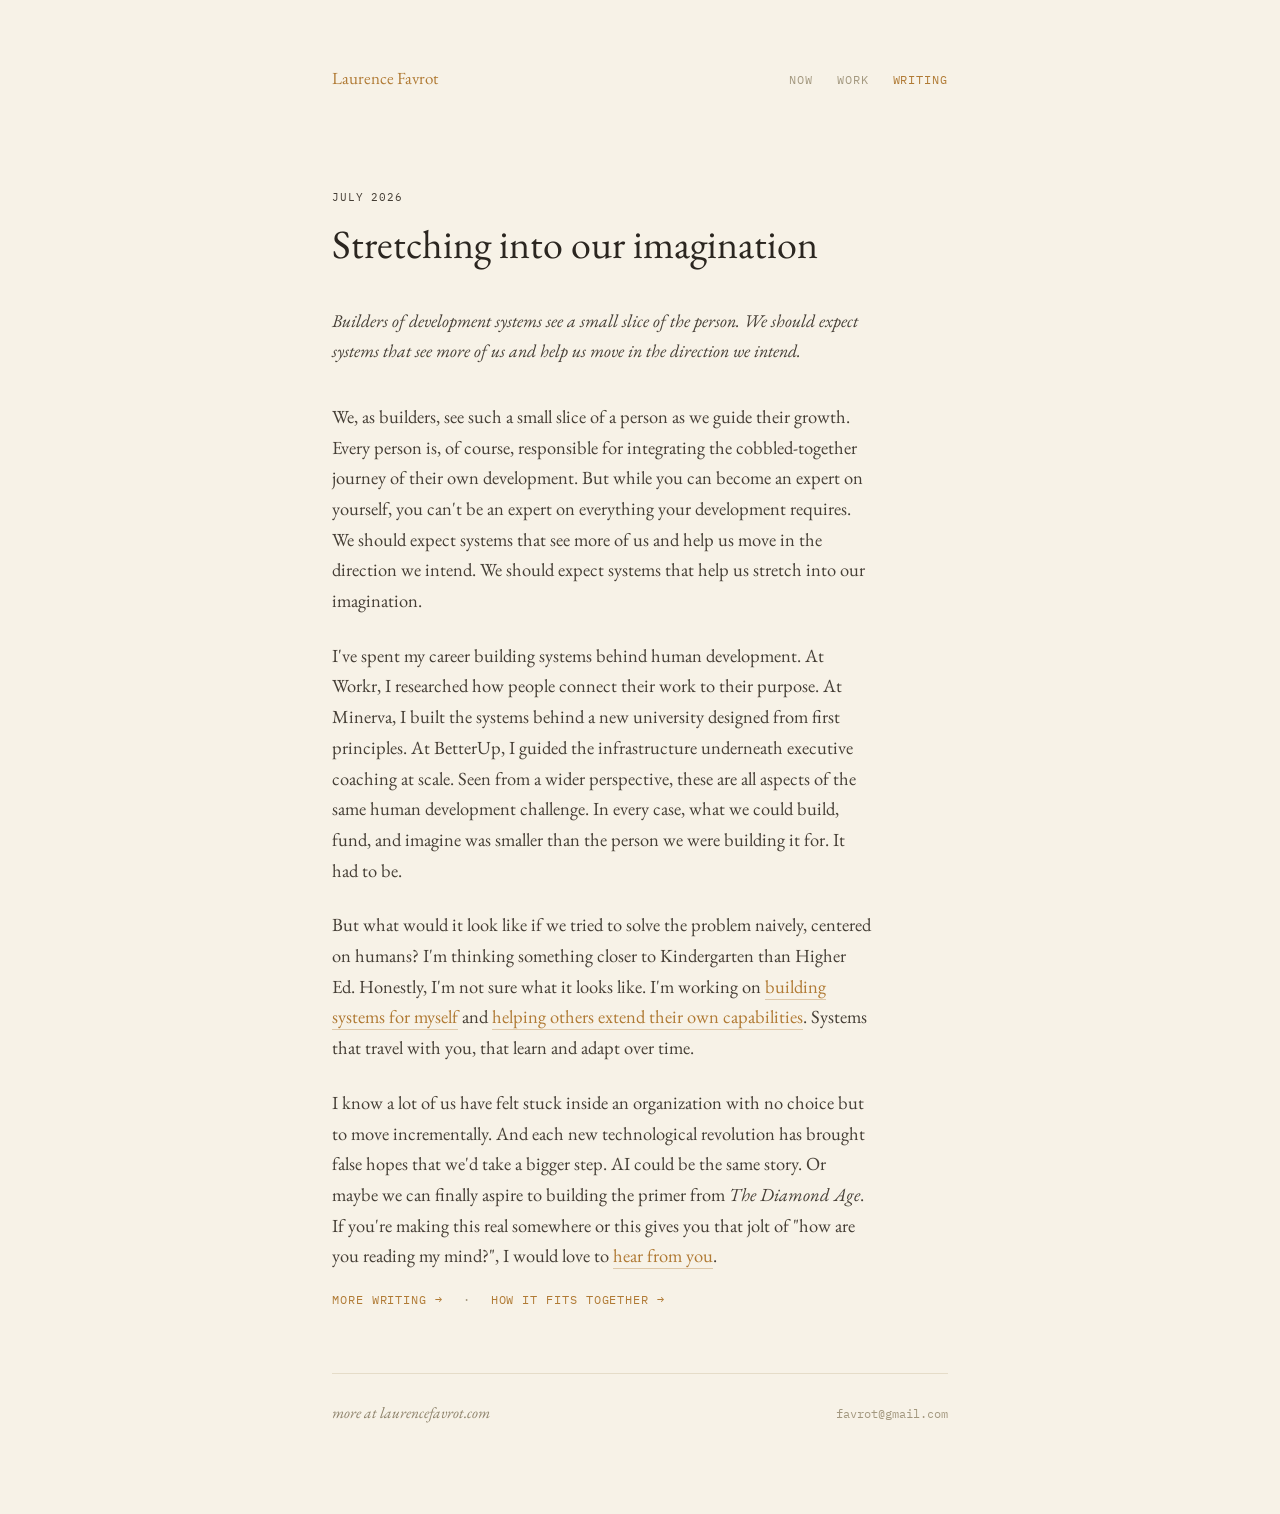
<file: writing/stretching-into-our-imagination.html>
<!DOCTYPE html>
<html lang="en">
<head>
<meta charset="utf-8">
<meta name="viewport" content="width=device-width, initial-scale=1">
<title>Stretching into our imagination · Laurence Favrot</title>
<meta name="description" content="You can become an expert on yourself, but you can't be an expert on everything your development requires.">
<meta property="og:title" content="Stretching into our imagination">
<meta property="og:description" content="Builders of development systems see a small slice of the person. We should expect systems that see more of us and help us move in the direction we intend.">
<meta property="og:type" content="article">
<meta property="og:url" content="https://laurencefavrot.com/writing/stretching-into-our-imagination.html">
<meta property="og:site_name" content="Laurence Favrot">
<meta property="og:image" content="https://laurencefavrot.com/og-image.png">
<meta property="og:image:width" content="1200">
<meta property="og:image:height" content="630">
<meta property="og:image:type" content="image/png">
<meta property="og:image:alt" content="Laurence Favrot — I'm building systems that consider the whole person.">
<meta name="twitter:card" content="summary_large_image">
<meta name="twitter:image" content="https://laurencefavrot.com/og-image.png">
<meta name="twitter:image:alt" content="Laurence Favrot — I'm building systems that consider the whole person.">
<link rel="canonical" href="https://laurencefavrot.com/writing/stretching-into-our-imagination.html">
<link rel="icon" href="/favicon.svg" type="image/svg+xml">
<link rel="icon" href="/favicon-32.png" type="image/png" sizes="32x32">
<link rel="apple-touch-icon" href="/apple-touch-icon.png">
<meta name="theme-color" content="#1e1c19">
<link rel="preconnect" href="https://fonts.googleapis.com">
<link rel="preconnect" href="https://fonts.gstatic.com" crossorigin>
<link href="https://fonts.googleapis.com/css2?family=EB+Garamond:ital,wght@0,400;0,500;1,400&family=IBM+Plex+Mono:wght@400;500&display=swap" rel="stylesheet">
<link rel="stylesheet" href="../style.css">
</head>
<body class="paper">
<main>
<nav>
<a class="name" href="../index.html">Laurence Favrot</a>
<div class="links">
<a href="../now.html">Now</a>
<a href="../work/">Work</a>
<a href="../writing.html" aria-current="page">Writing</a>
</div>
</nav>
<p class="kicker">July 2026</p>
<h1>Stretching into our imagination</h1>
<p class="dek">Builders of development systems see a small slice of the person. We should expect systems that see more of us and help us move in the direction we intend.</p>
<p>We, as builders, see such a small slice of a person as we guide their growth. Every person is, of course, responsible for integrating the cobbled-together journey of their own development. But while you can become an expert on yourself, you can't be an expert on everything your development requires. We should expect systems that see more of us and help us move in the direction we intend. We should expect systems that help us stretch into our imagination.</p>
<p>I've spent my career building systems behind human development. At Workr, I researched how people connect their work to their purpose. At Minerva, I built the systems behind a new university designed from first principles. At BetterUp, I guided the infrastructure underneath executive coaching at scale. Seen from a wider perspective, these are all aspects of the same human development challenge. In every case, what we could build, fund, and imagine was smaller than the person we were building it for. It had to be.</p>
<p>But what would it look like if we tried to solve the problem naively, centered on humans? I'm thinking something closer to Kindergarten than Higher Ed. Honestly, I'm not sure what it looks like. I'm working on <a href="fitness-advisor.html">building systems for myself</a> and <a href="../work/trust-document-automation.html">helping others extend their own capabilities</a>. Systems that travel with you, that learn and adapt over time.</p>
<p>I know a lot of us have felt stuck inside an organization with no choice but to move incrementally. And each new technological revolution has brought false hopes that we'd take a bigger step. AI could be the same story. Or maybe we can finally aspire to building the primer from <em>The Diamond Age</em>. If you're making this real somewhere or this gives you that jolt of "how are you reading my mind?", I would love to <a href="mailto:favrot@gmail.com">hear from you</a>.</p>
<p class="more"><a href="../writing.html">More writing →</a> <span style="margin:0 12px;color:var(--faint)">·</span> <a href="../map.html">How it fits together →</a></p>
<footer>
<a class="bio" href="../index.html">more at laurencefavrot.com</a>
<a class="email" href="mailto:favrot@gmail.com">favrot@gmail.com</a>
</footer>
</main>
<script data-goatcounter="https://laurencefavrot.goatcounter.com/count" async src="//gc.zgo.at/count.js"></script>
</body>
</html>
</file>
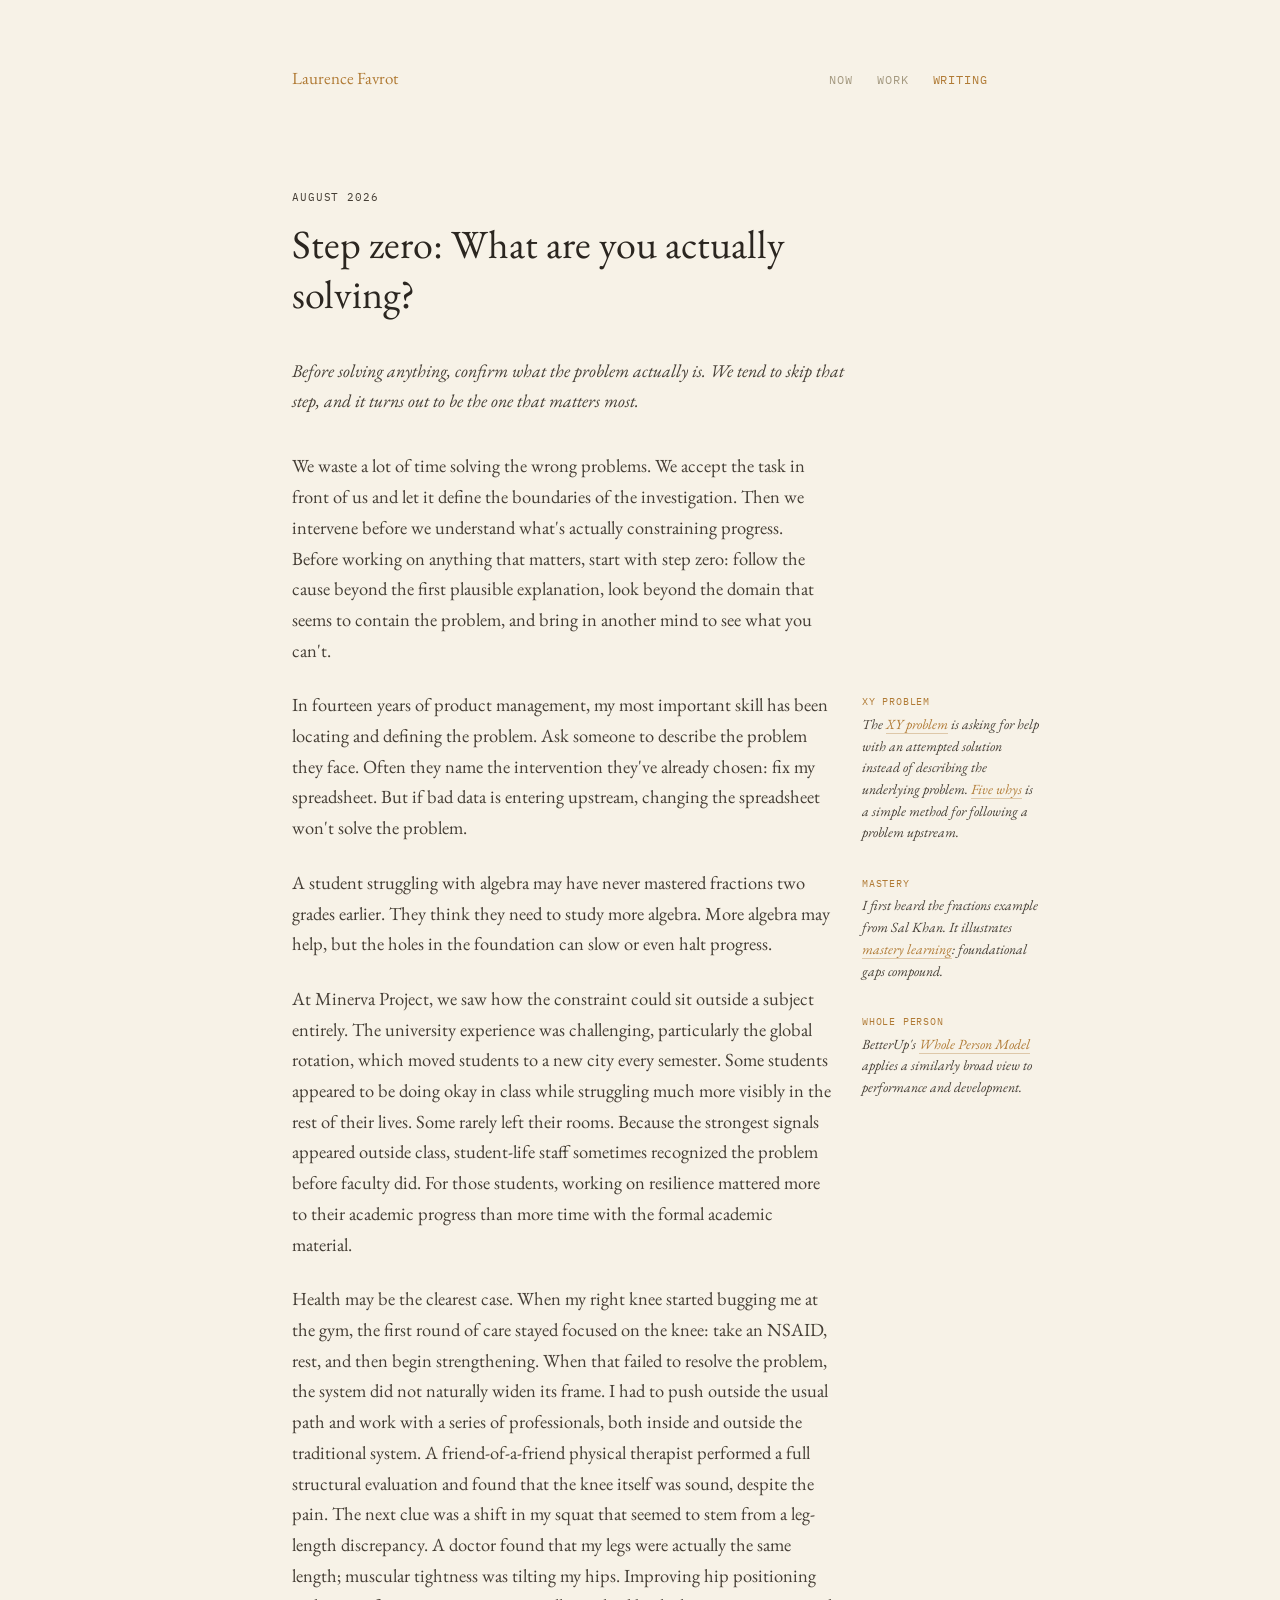
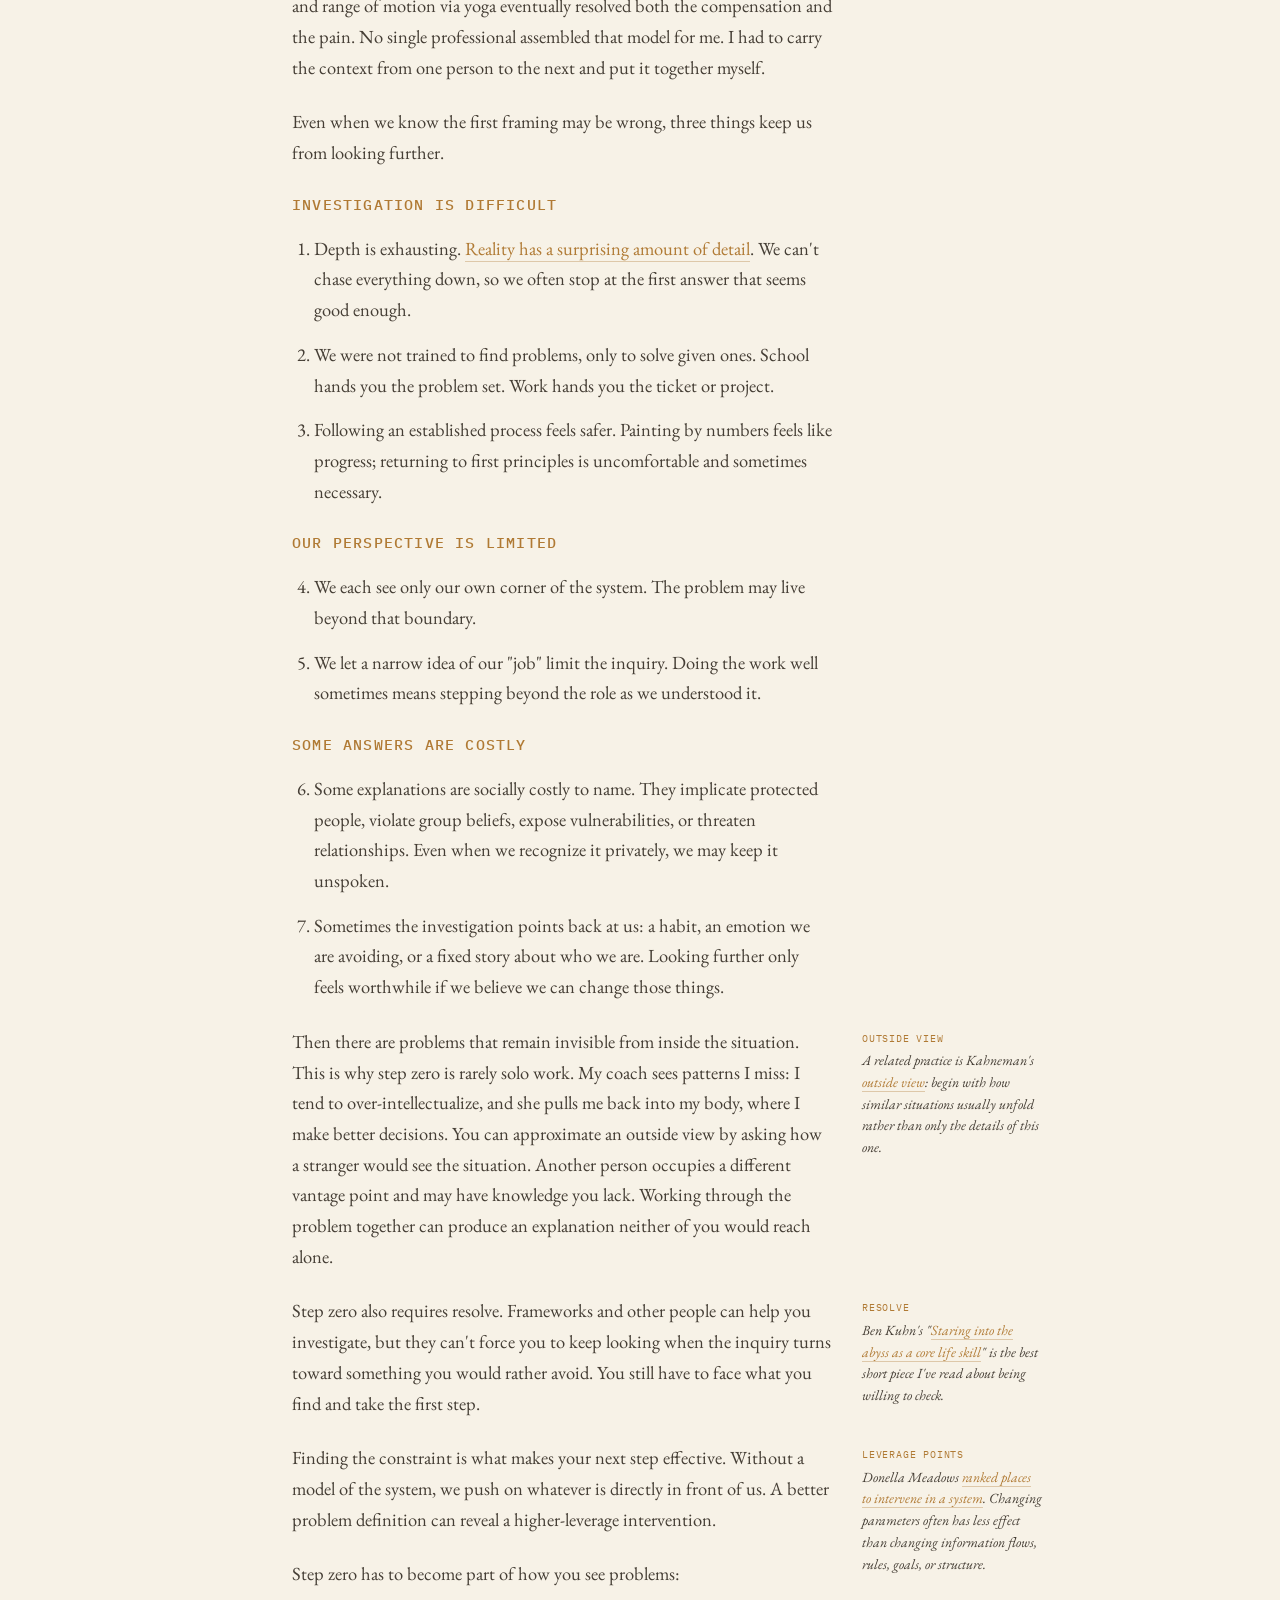
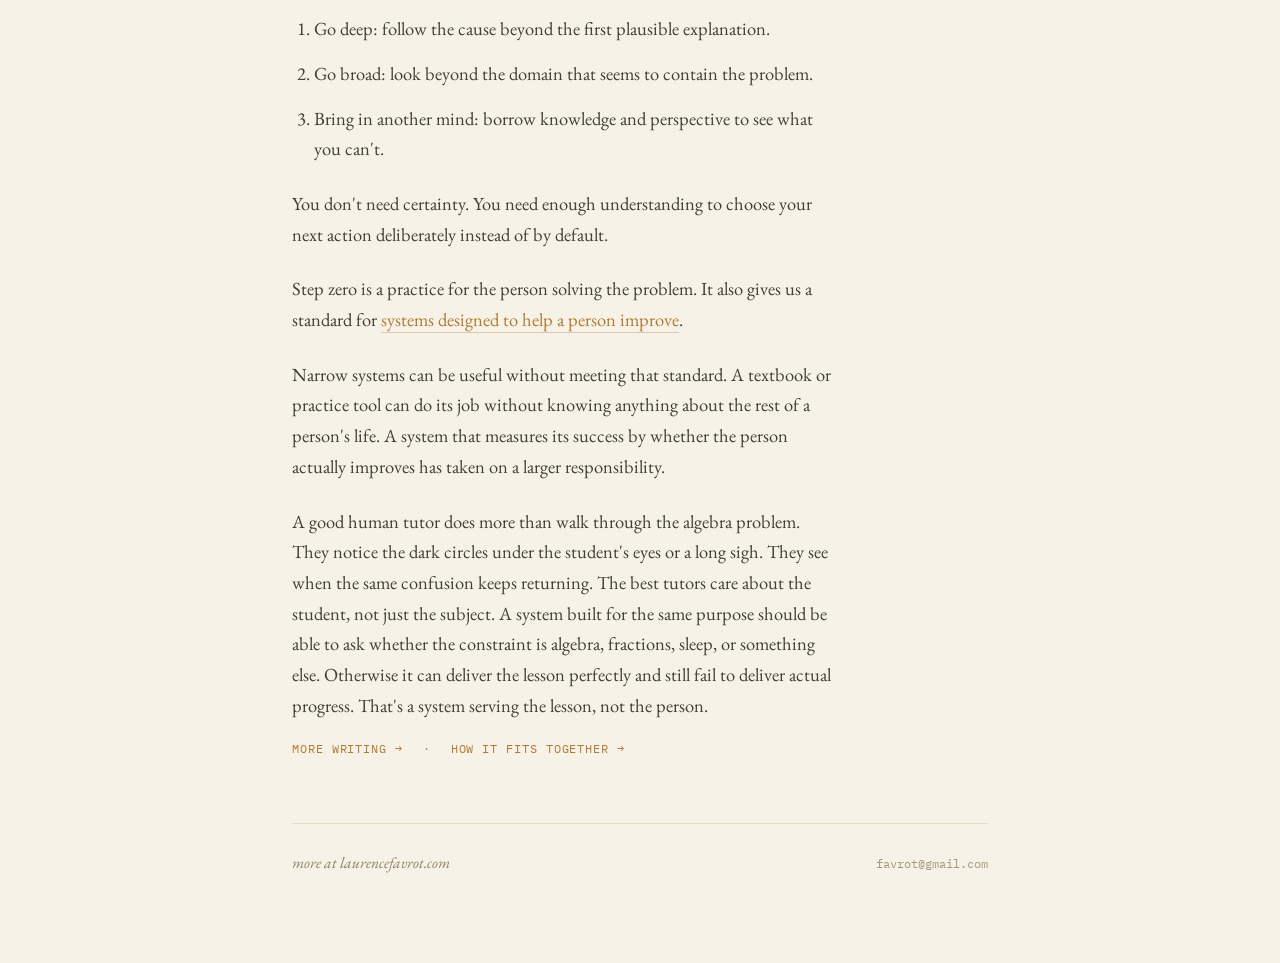
<file: writing/what-are-you-actually-solving.html>
<!DOCTYPE html>
<html lang="en">
<head>
<meta charset="utf-8">
<meta name="viewport" content="width=device-width, initial-scale=1">
<title>Step zero: What are you actually solving? · Laurence Favrot</title>
<meta name="description" content="We waste a lot of time solving the wrong problems. Step zero helps us find what's constraining progress before choosing what to do next.">
<meta property="og:title" content="Step zero: What are you actually solving?">
<meta property="og:description" content="Before solving anything, confirm what the problem actually is. We tend to skip that step, and it turns out to be the one that matters most.">
<meta property="og:type" content="article">
<meta property="og:url" content="https://laurencefavrot.com/writing/what-are-you-actually-solving.html">
<meta property="og:site_name" content="Laurence Favrot">
<meta property="og:image" content="https://laurencefavrot.com/og-image.png">
<meta property="og:image:width" content="1200">
<meta property="og:image:height" content="630">
<meta property="og:image:type" content="image/png">
<meta property="og:image:alt" content="Laurence Favrot — I'm building systems that consider the whole person.">
<meta name="twitter:card" content="summary_large_image">
<meta name="twitter:image" content="https://laurencefavrot.com/og-image.png">
<meta name="twitter:image:alt" content="Laurence Favrot — I'm building systems that consider the whole person.">
<link rel="canonical" href="https://laurencefavrot.com/writing/what-are-you-actually-solving.html">
<link rel="icon" href="/favicon.svg" type="image/svg+xml">
<link rel="icon" href="/favicon-32.png" type="image/png" sizes="32x32">
<link rel="apple-touch-icon" href="/apple-touch-icon.png">
<meta name="theme-color" content="#1e1c19">
<link rel="preconnect" href="https://fonts.googleapis.com">
<link rel="preconnect" href="https://fonts.gstatic.com" crossorigin>
<link href="https://fonts.googleapis.com/css2?family=EB+Garamond:ital,wght@0,400;0,500;1,400&family=IBM+Plex+Mono:wght@400;500&display=swap" rel="stylesheet">
<link rel="stylesheet" href="../style.css">
</head>
<body class="paper wide">
<main>
<nav>
<a class="name" href="../index.html">Laurence Favrot</a>
<div class="links">
<a href="../now.html">Now</a>
<a href="../work/">Work</a>
<a href="../writing.html" aria-current="page">Writing</a>
</div>
</nav>
<p class="kicker">August 2026</p>
<h1>Step zero: What are you actually solving?</h1>
<p class="dek">Before solving anything, confirm what the problem actually is. We tend to skip that step, and it turns out to be the one that matters most.</p>
<p>We waste a lot of time solving the wrong problems. We accept the task in front of us and let it define the boundaries of the investigation. Then we intervene before we understand what's actually constraining progress. Before working on anything that matters, start with step zero: follow the cause beyond the first plausible explanation, look beyond the domain that seems to contain the problem, and bring in another mind to see what you can't.</p>
<aside class="note"><div><p class="label">xy problem</p><p>The <a href="https://en.wikipedia.org/wiki/XY_problem">XY problem</a> is asking for help with an attempted solution instead of describing the underlying problem. <a href="https://en.wikipedia.org/wiki/Five_whys">Five whys</a> is a simple method for following a problem upstream.</p></div></aside>
<p>In fourteen years of product management, my most important skill has been locating and defining the problem. Ask someone to describe the problem they face. Often they name the intervention they've already chosen: fix my spreadsheet. But if bad data is entering upstream, changing the spreadsheet won't solve the problem.</p>
<aside class="note"><div><p class="label">mastery</p><p>I first heard the fractions example from Sal Khan. It illustrates <a href="https://en.wikipedia.org/wiki/Mastery_learning">mastery learning</a>: foundational gaps compound.</p></div></aside>
<p>A student struggling with algebra may have never mastered fractions two grades earlier. They think they need to study more algebra. More algebra may help, but the holes in the foundation can slow or even halt progress.</p>
<aside class="note"><div><p class="label">whole person</p><p>BetterUp's <a href="https://www.betterup.com/hubfs/Asset%20PDFs/Promotions_Assets_Whitepapers/BetterUp_Whole%20Person%20Model.pdf">Whole Person Model</a> applies a similarly broad view to performance and development.</p></div></aside>
<p>At Minerva Project, we saw how the constraint could sit outside a subject entirely. The university experience was challenging, particularly the global rotation, which moved students to a new city every semester. Some students appeared to be doing okay in class while struggling much more visibly in the rest of their lives. Some rarely left their rooms. Because the strongest signals appeared outside class, student-life staff sometimes recognized the problem before faculty did. For those students, working on resilience mattered more to their academic progress than more time with the formal academic material.</p>
<p>Health may be the clearest case. When my right knee started bugging me at the gym, the first round of care stayed focused on the knee: take an NSAID, rest, and then begin strengthening. When that failed to resolve the problem, the system did not naturally widen its frame. I had to push outside the usual path and work with a series of professionals, both inside and outside the traditional system. A friend-of-a-friend physical therapist performed a full structural evaluation and found that the knee itself was sound, despite the pain. The next clue was a shift in my squat that seemed to stem from a leg-length discrepancy. A doctor found that my legs were actually the same length; muscular tightness was tilting my hips. Improving hip positioning and range of motion via yoga eventually resolved both the compensation and the pain. No single professional assembled that model for me. I had to carry the context from one person to the next and put it together myself.</p>
<p>Even when we know the first framing may be wrong, three things keep us from looking further.</p>
<h2>Investigation is difficult</h2>
<ol>
<li>Depth is exhausting. <a href="https://johnsalvatier.org/blog/2017/reality-has-a-surprising-amount-of-detail">Reality has a surprising amount of detail</a>. We can't chase everything down, so we often stop at the first answer that seems good enough.</li>
<li>We were not trained to find problems, only to solve given ones. School hands you the problem set. Work hands you the ticket or project.</li>
<li>Following an established process feels safer. Painting by numbers feels like progress; returning to first principles is uncomfortable and sometimes necessary.</li>
</ol>
<h2>Our perspective is limited</h2>
<ol start="4">
<li>We each see only our own corner of the system. The problem may live beyond that boundary.</li>
<li>We let a narrow idea of our "job" limit the inquiry. Doing the work well sometimes means stepping beyond the role as we understood it.</li>
</ol>
<h2>Some answers are costly</h2>
<ol start="6">
<li>Some explanations are socially costly to name. They implicate protected people, violate group beliefs, expose vulnerabilities, or threaten relationships. Even when we recognize it privately, we may keep it unspoken.</li>
<li>Sometimes the investigation points back at us: a habit, an emotion we are avoiding, or a fixed story about who we are. Looking further only feels worthwhile if we believe we can change those things.</li>
</ol>
<aside class="note"><div><p class="label">outside view</p><p>A related practice is Kahneman's <a href="https://en.wikipedia.org/wiki/Reference_class_forecasting">outside view</a>: begin with how similar situations usually unfold rather than only the details of this one.</p></div></aside>
<p>Then there are problems that remain invisible from inside the situation. This is why step zero is rarely solo work. My coach sees patterns I miss: I tend to over-intellectualize, and she pulls me back into my body, where I make better decisions. You can approximate an outside view by asking how a stranger would see the situation. Another person occupies a different vantage point and may have knowledge you lack. Working through the problem together can produce an explanation neither of you would reach alone.</p>
<aside class="note"><div><p class="label">resolve</p><p>Ben Kuhn's "<a href="https://www.benkuhn.net/abyss/">Staring into the abyss as a core life skill</a>" is the best short piece I've read about being willing to check.</p></div></aside>
<p>Step zero also requires resolve. Frameworks and other people can help you investigate, but they can't force you to keep looking when the inquiry turns toward something you would rather avoid. You still have to face what you find and take the first step.</p>
<aside class="note"><div><p class="label">leverage points</p><p>Donella Meadows <a href="https://donellameadows.org/archives/leverage-points-places-to-intervene-in-a-system/">ranked places to intervene in a system</a>. Changing parameters often has less effect than changing information flows, rules, goals, or structure.</p></div></aside>
<p>Finding the constraint is what makes your next step effective. Without a model of the system, we push on whatever is directly in front of us. A better problem definition can reveal a higher-leverage intervention.</p>
<p>Step zero has to become part of how you see problems:</p>
<ol>
<li>Go deep: follow the cause beyond the first plausible explanation.</li>
<li>Go broad: look beyond the domain that seems to contain the problem.</li>
<li>Bring in another mind: borrow knowledge and perspective to see what you can't.</li>
</ol>
<p>You don't need certainty. You need enough understanding to choose your next action deliberately instead of by default.</p>
<p>Step zero is a practice for the person solving the problem. It also gives us a standard for <a href="stretching-into-our-imagination.html">systems designed to help a person improve</a>.</p>
<p>Narrow systems can be useful without meeting that standard. A textbook or practice tool can do its job without knowing anything about the rest of a person's life. A system that measures its success by whether the person actually improves has taken on a larger responsibility.</p>
<p>A good human tutor does more than walk through the algebra problem. They notice the dark circles under the student's eyes or a long sigh. They see when the same confusion keeps returning. The best tutors care about the student, not just the subject. A system built for the same purpose should be able to ask whether the constraint is algebra, fractions, sleep, or something else. Otherwise it can deliver the lesson perfectly and still fail to deliver actual progress. That's a system serving the lesson, not the person.</p>
<p class="more"><a href="../writing.html">More writing →</a> <span style="margin:0 12px;color:var(--faint)">·</span> <a href="../map.html">How it fits together →</a></p>
<footer>
<a class="bio" href="../index.html">more at laurencefavrot.com</a>
<a class="email" href="mailto:favrot@gmail.com">favrot@gmail.com</a>
</footer>
</main>
<script data-goatcounter="https://laurencefavrot.goatcounter.com/count" async src="//gc.zgo.at/count.js"></script>
</body>
</html>
</file>
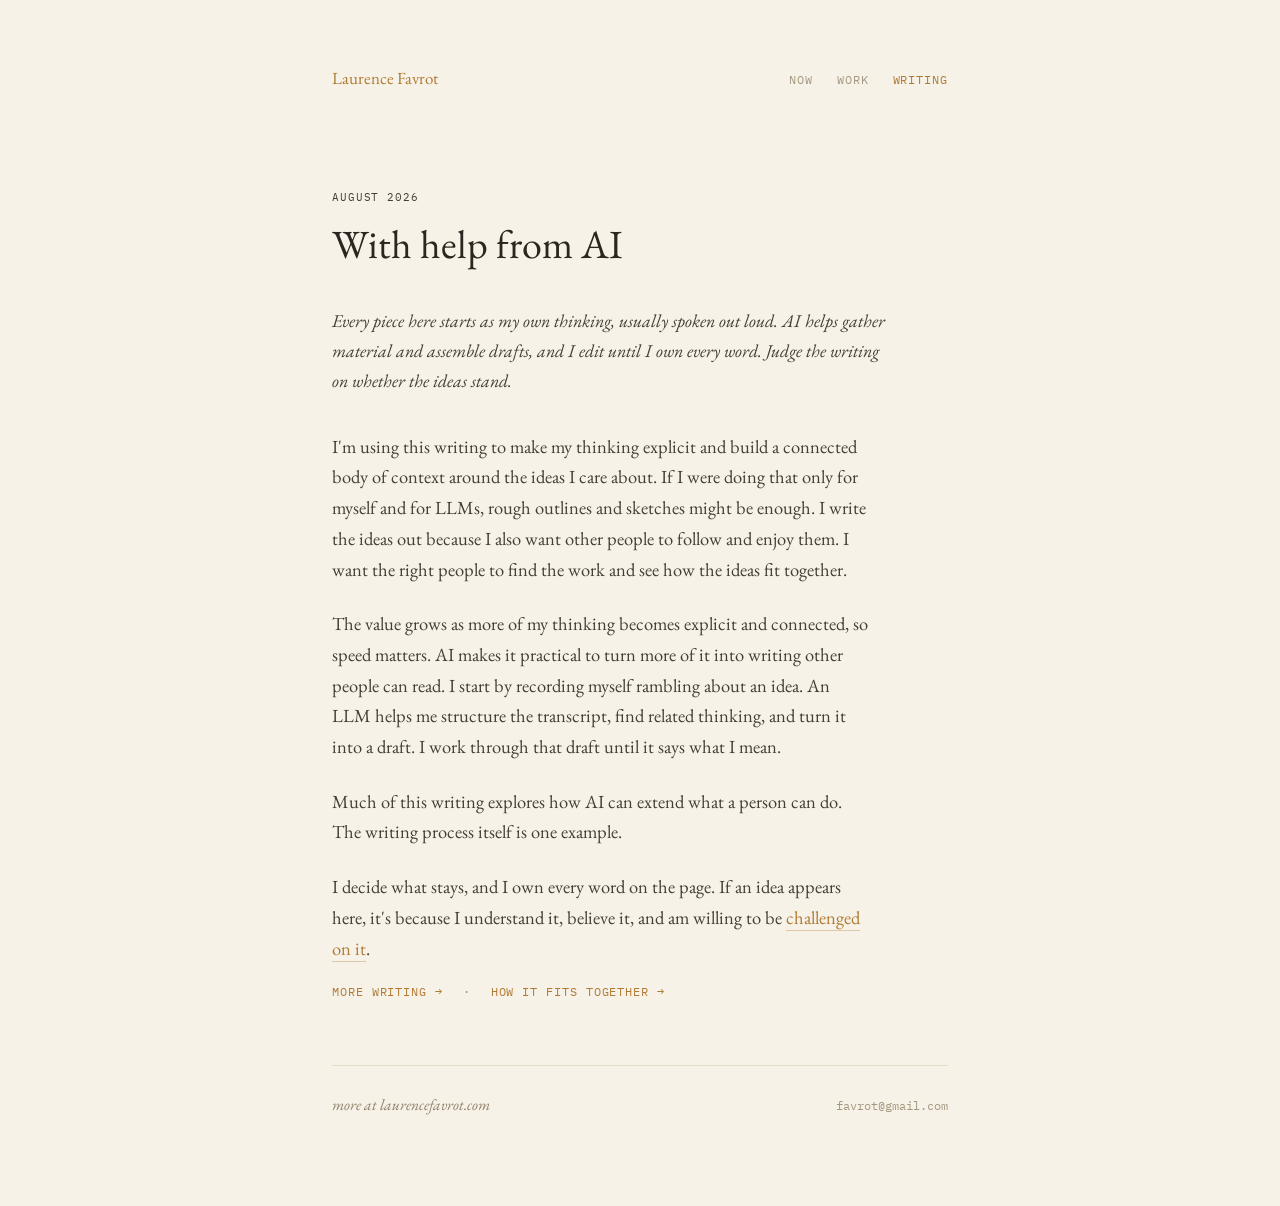
<file: writing/written-with-ai.html>
<!DOCTYPE html>
<html lang="en">
<head>
<meta charset="utf-8">
<meta name="viewport" content="width=device-width, initial-scale=1">
<title>With help from AI · Laurence Favrot</title>
<meta name="description" content="How this writing gets made: recorded rambles, AI assembly, and my name on every word.">
<meta property="og:title" content="With help from AI">
<meta property="og:description" content="Every piece here starts as my own thinking, usually spoken out loud. AI helps gather material and assemble drafts, and I edit until I own every word.">
<meta property="og:type" content="article">
<meta property="og:url" content="https://laurencefavrot.com/writing/written-with-ai.html">
<meta property="og:site_name" content="Laurence Favrot">
<meta property="og:image" content="https://laurencefavrot.com/og-image.png">
<meta property="og:image:width" content="1200">
<meta property="og:image:height" content="630">
<meta property="og:image:type" content="image/png">
<meta property="og:image:alt" content="Laurence Favrot — I'm building systems that consider the whole person.">
<meta name="twitter:card" content="summary_large_image">
<meta name="twitter:image" content="https://laurencefavrot.com/og-image.png">
<meta name="twitter:image:alt" content="Laurence Favrot — I'm building systems that consider the whole person.">
<link rel="canonical" href="https://laurencefavrot.com/writing/written-with-ai.html">
<link rel="icon" href="/favicon.svg" type="image/svg+xml">
<link rel="icon" href="/favicon-32.png" type="image/png" sizes="32x32">
<link rel="apple-touch-icon" href="/apple-touch-icon.png">
<meta name="theme-color" content="#1e1c19">
<link rel="preconnect" href="https://fonts.googleapis.com">
<link rel="preconnect" href="https://fonts.gstatic.com" crossorigin>
<link href="https://fonts.googleapis.com/css2?family=EB+Garamond:ital,wght@0,400;0,500;1,400&family=IBM+Plex+Mono:wght@400;500&display=swap" rel="stylesheet">
<link rel="stylesheet" href="../style.css">
</head>
<body class="paper">
<main>
<nav>
<a class="name" href="../index.html">Laurence Favrot</a>
<div class="links">
<a href="../now.html">Now</a>
<a href="../work/">Work</a>
<a href="../writing.html" aria-current="page">Writing</a>
</div>
</nav>
<p class="kicker">August 2026</p>
<h1>With help from AI</h1>
<p class="dek">Every piece here starts as my own thinking, usually spoken out loud. AI helps gather material and assemble drafts, and I edit until I own every word. Judge the writing on whether the ideas stand.</p>
<p>I'm using this writing to make my thinking explicit and build a connected body of context around the ideas I care about. If I were doing that only for myself and for LLMs, rough outlines and sketches might be enough. I write the ideas out because I also want other people to follow and enjoy them. I want the right people to find the work and see how the ideas fit together.</p>
<p>The value grows as more of my thinking becomes explicit and connected, so speed matters. AI makes it practical to turn more of it into writing other people can read. I start by recording myself rambling about an idea. An LLM helps me structure the transcript, find related thinking, and turn it into a draft. I work through that draft until it says what I mean.</p>
<p>Much of this writing explores how AI can extend what a person can do. The writing process itself is one example.</p>
<p>I decide what stays, and I own every word on the page. If an idea appears here, it's because I understand it, believe it, and am willing to be <a href="mailto:favrot@gmail.com">challenged on it</a>.</p>
<p class="more"><a href="../writing.html">More writing →</a> <span style="margin:0 12px;color:var(--faint)">·</span> <a href="../map.html">How it fits together →</a></p>
<footer>
<a class="bio" href="../index.html">more at laurencefavrot.com</a>
<a class="email" href="mailto:favrot@gmail.com">favrot@gmail.com</a>
</footer>
</main>
<script data-goatcounter="https://laurencefavrot.goatcounter.com/count" async src="//gc.zgo.at/count.js"></script>
</body>
</html>
</file>
<file: style.css>
/* laurencefavrot.com — Dusk & Paper */
:root{
  --dusk:#1e1c19; --dusk-line:#35322c;
  --ink-on-dusk:#e8e2d6; --muted-on-dusk:#b8b1a2; --faint-on-dusk:#8f887a;
  --amber:#d9a05b; --amber-dim:rgba(217,160,91,.4);
  --paper:#f7f2e7; --paper-line:#e5dcc8;
  --ink:#2b2620; --body:#453e35; --faint:#a3987f; --faint-italic:#8c8069;
  --amber-paper:#b07a34; --amber-paper-dim:rgba(176,122,52,.35);
  --serif:'EB Garamond',Georgia,serif;
  --mono:'IBM Plex Mono',ui-monospace,Menlo,monospace;
}
*{box-sizing:border-box}
body{margin:0;font-family:var(--serif);font-size:18.5px;line-height:1.66;
  display:flex;justify-content:center;min-height:100vh}
main{width:min(680px,100%);padding:clamp(28px,6vw,64px) clamp(20px,5vw,32px) clamp(48px,8vw,88px)}
body.dark{background:var(--dusk);color:var(--ink-on-dusk)}
body.paper{background:var(--paper);color:var(--ink)}
body.wide main{width:min(760px,100%)}
::selection{background:var(--amber-dim)}
/* nav */
nav{display:flex;justify-content:space-between;align-items:baseline;gap:16px;flex-wrap:wrap;margin-bottom:clamp(56px,10vw,96px)}
nav .name{font-size:17px;text-decoration:none;color:inherit}
nav .links{display:flex;gap:24px;font-family:var(--mono);font-size:11.5px;letter-spacing:.08em;text-transform:uppercase}
.dark nav .links a{color:var(--faint-on-dusk);text-decoration:none}
.dark nav .links a:hover,.dark nav .links a[aria-current]{color:var(--ink-on-dusk)}
.paper nav .links a{color:var(--faint);text-decoration:none}
.paper nav .links a:hover{color:var(--ink)}
.paper nav .links a[aria-current]{color:var(--amber-paper)}
/* type */
h1{font-size:clamp(30px,5.5vw,40px);font-weight:400;line-height:1.24;margin:0 0 36px;max-width:600px}
.dark h1{margin-bottom:44px;max-width:540px}
.accent{color:var(--amber);font-style:italic}
p{margin:0 0 24px;max-width:540px}
.dark p{color:var(--muted-on-dusk)}
.paper p{color:var(--body)}
p:last-child{margin-bottom:0}
.kicker{font-family:var(--mono);font-size:11px;letter-spacing:.08em;text-transform:uppercase;color:var(--faint);margin:0 0 14px}
h2{font-family:var(--mono);font-size:15px;font-weight:500;letter-spacing:.08em;text-transform:uppercase;color:var(--amber-paper);margin:0 0 16px}
.lede{font-size:19.5px;line-height:1.6;color:var(--ink);margin-bottom:40px}
.lede strong{font-weight:500}
.lede p{color:var(--ink);margin:0 0 18px}
.lede p:last-child{margin-bottom:0}
section{margin-bottom:40px}
section:last-child{margin-bottom:0}
ul,ol{margin:0;padding-left:22px;display:flex;flex-direction:column;gap:14px;max-width:540px;color:var(--body)}
ol{margin-bottom:24px}
ul strong,ol strong,.paper p strong{font-weight:500;color:var(--ink)}
/* links in text */
.dark a{color:var(--amber)}
.paper a{color:var(--amber-paper)}
p a,li a{text-decoration:none;border-bottom:1px solid var(--amber-paper-dim)}
.dark p a{border-bottom-color:var(--amber-dim)}
p a:hover,li a:hover{border-bottom-color:currentColor}
em{font-style:italic}
/* "keep reading" pointer */
.more{font-family:var(--mono);font-size:11.5px;letter-spacing:.08em;text-transform:uppercase;margin-top:-6px}
.more a{text-decoration:none;border:none;color:var(--amber)}
.paper .more a{color:var(--amber-paper)}
.more a:hover{color:var(--ink-on-dusk)}
.paper .more a:hover{color:var(--ink)}
/* case-study margin notes */
.with-aside{display:flex;flex-wrap:wrap;gap:40px;align-items:flex-start}
.with-aside>.main{flex:1 1 420px;min-width:0}
aside{flex:1 1 170px;max-width:220px;border-left:1px solid var(--paper-line);padding-left:20px;
  display:flex;flex-direction:column;gap:24px;font-style:italic;color:var(--faint-italic);font-size:14px;line-height:1.55}
aside .label{font-family:var(--mono);font-style:normal;font-size:10px;letter-spacing:.08em;text-transform:uppercase;color:var(--amber-paper);margin:0 0 4px}
aside p{margin:0;color:inherit}
/* essay margin notes (float into right gutter; text column stays 540px) */
.note{float:right;clear:right;width:180px;margin:4px -54px 28px 30px;border-left:none;padding-left:0}
@media(max-width:840px){.note{float:none;width:auto;max-width:540px;margin:0 0 24px}}
/* footer */
footer{border-top:1px solid var(--paper-line);margin-top:64px;padding-top:26px;
  display:flex;justify-content:space-between;align-items:baseline;gap:16px;flex-wrap:wrap}
.dark footer{border-top-color:var(--dusk-line)}
footer .bio{font-size:15.5px;font-style:italic;max-width:400px;margin:0;color:var(--faint-italic)}
.dark footer .bio{color:var(--faint-on-dusk)}
footer .email{font-family:var(--mono);font-size:12px;text-decoration:none;border:none;color:var(--faint)}
.dark footer .email{color:var(--muted-on-dusk)}
footer .email:hover{color:var(--amber-paper)}
.dark footer .email:hover{color:var(--amber)}
footer a.bio{text-decoration:none}
footer a.bio:hover{color:var(--ink)}

/* nutshells: piece dek, writing-list rows, map page (added 8/20) */
.dek{font-style:italic;color:var(--faint-italic);margin:0 0 36px;font-size:18px;max-width:560px}
.maplink{font-family:var(--mono);font-size:11px;letter-spacing:.08em;text-transform:uppercase;margin:0 0 34px}
.maplink a{color:var(--amber-paper);text-decoration:none}
.maplink a:hover{color:var(--ink)}
.wrow{margin:0 0 26px}
.wrow p{margin:0}
.wrow .wt a{color:var(--ink);text-decoration:none;border-bottom:1px solid var(--amber-paper-dim)}
.wrow .wt a:hover{color:var(--amber-paper)}
.wrow .wd{font-family:var(--mono);font-size:11px;letter-spacing:.06em;color:var(--faint);text-transform:uppercase;margin-left:10px}
.wrow .wn{font-style:italic;color:var(--faint-italic);font-size:15.5px;max-width:540px;margin-top:2px}
.spine{font-size:19px;color:var(--ink);max-width:600px;margin-bottom:44px}
.node{border:1px solid var(--paper-line);background:#fcf8ee;padding:15px 20px 13px;margin:0 0 12px;max-width:640px}
.node p{max-width:none}
.node .nt{font-size:19px;color:var(--ink);margin:0 0 4px}
.node .nt a{color:var(--ink);text-decoration:none;border-bottom:1px solid var(--amber-paper-dim)}
.node .nt a:hover{color:var(--amber-paper)}
.node .nd{font-size:16px;line-height:1.55;color:var(--body);margin:0 0 8px}
.node .ne{font-family:var(--mono);font-size:10px;letter-spacing:.05em;color:var(--faint);text-transform:uppercase;margin:0}
.chip{font-family:var(--mono);font-size:9.5px;letter-spacing:.1em;text-transform:uppercase;border:1px solid var(--paper-line);color:var(--faint);padding:1.5px 7px;vertical-align:3px;margin-left:6px;white-space:nowrap}
.chip.shipped,.chip.inedit{border-color:var(--amber-paper-dim);color:var(--amber-paper)}

/* mobile diagrams pan instead of shrinking to illegibility (8/21) */
.diagram{overflow-x:auto;-webkit-overflow-scrolling:touch}
@media(max-width:640px){.diagram svg{min-width:560px}}
/* map: sketch cards recede slightly so shipped work anchors the page (8/21) */
.node:not(:has(.chip.shipped)){opacity:.78}

/* quiet invitation link in the dark footer (8/21) */
.dark footer .bio a{color:var(--muted-on-dusk);text-decoration:none;border-bottom:1px solid var(--amber-dim)}
.dark footer .bio a:hover{color:var(--ink-on-dusk)}

/* multi-link rows wrap between links, never inside one (8/21) */
.more a{white-space:nowrap}
</file>
